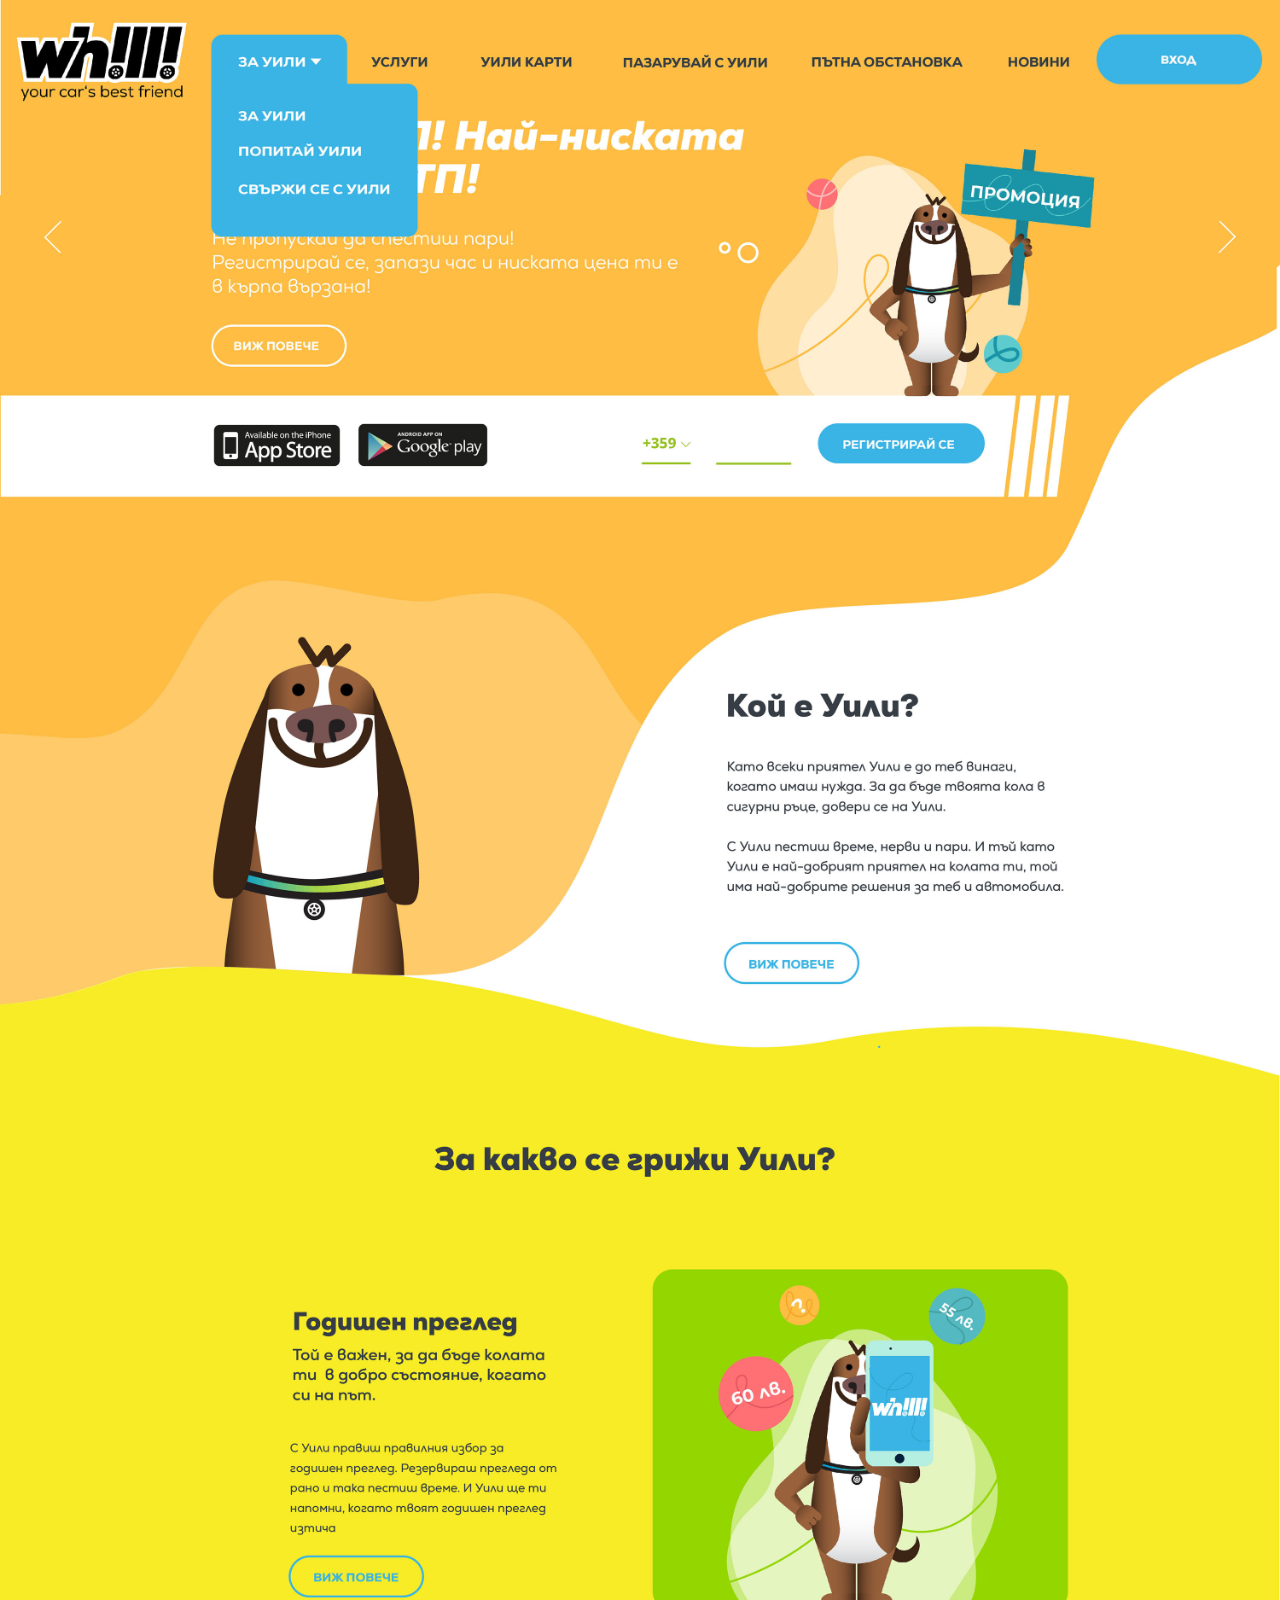
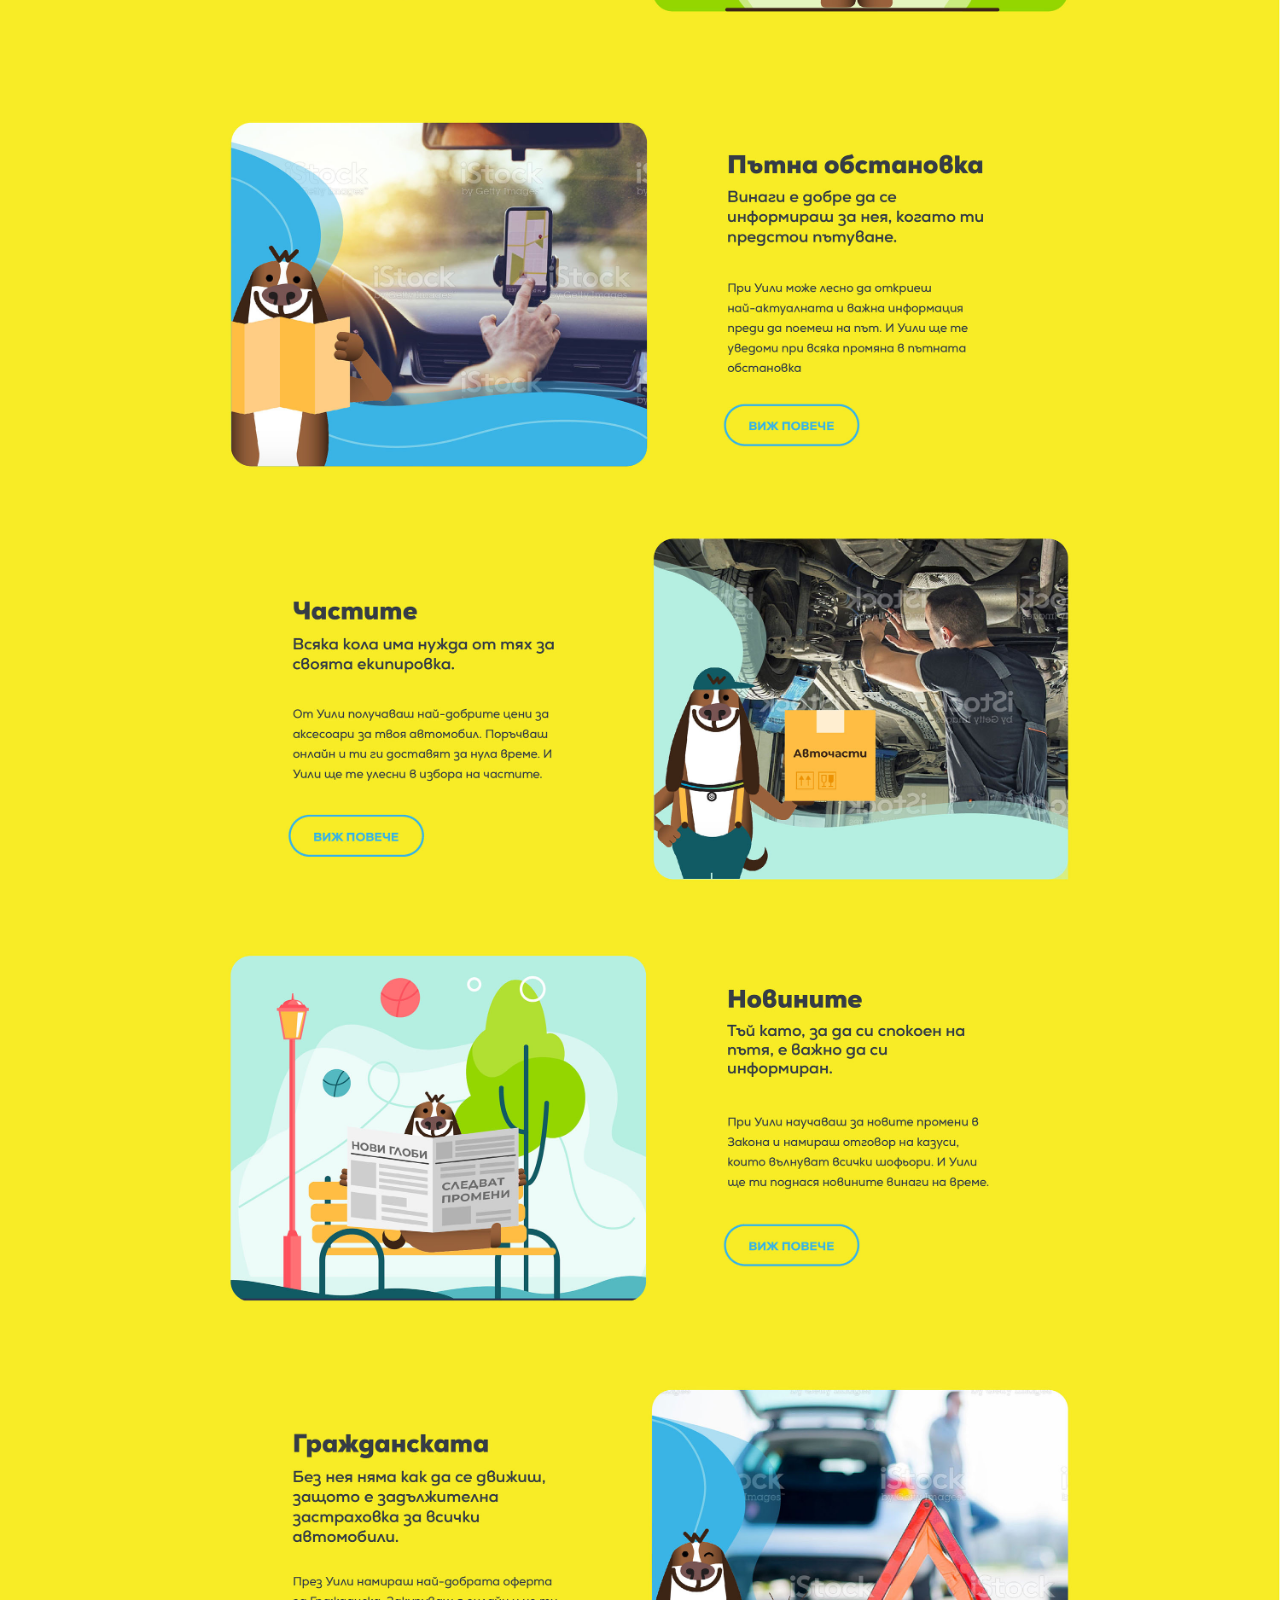
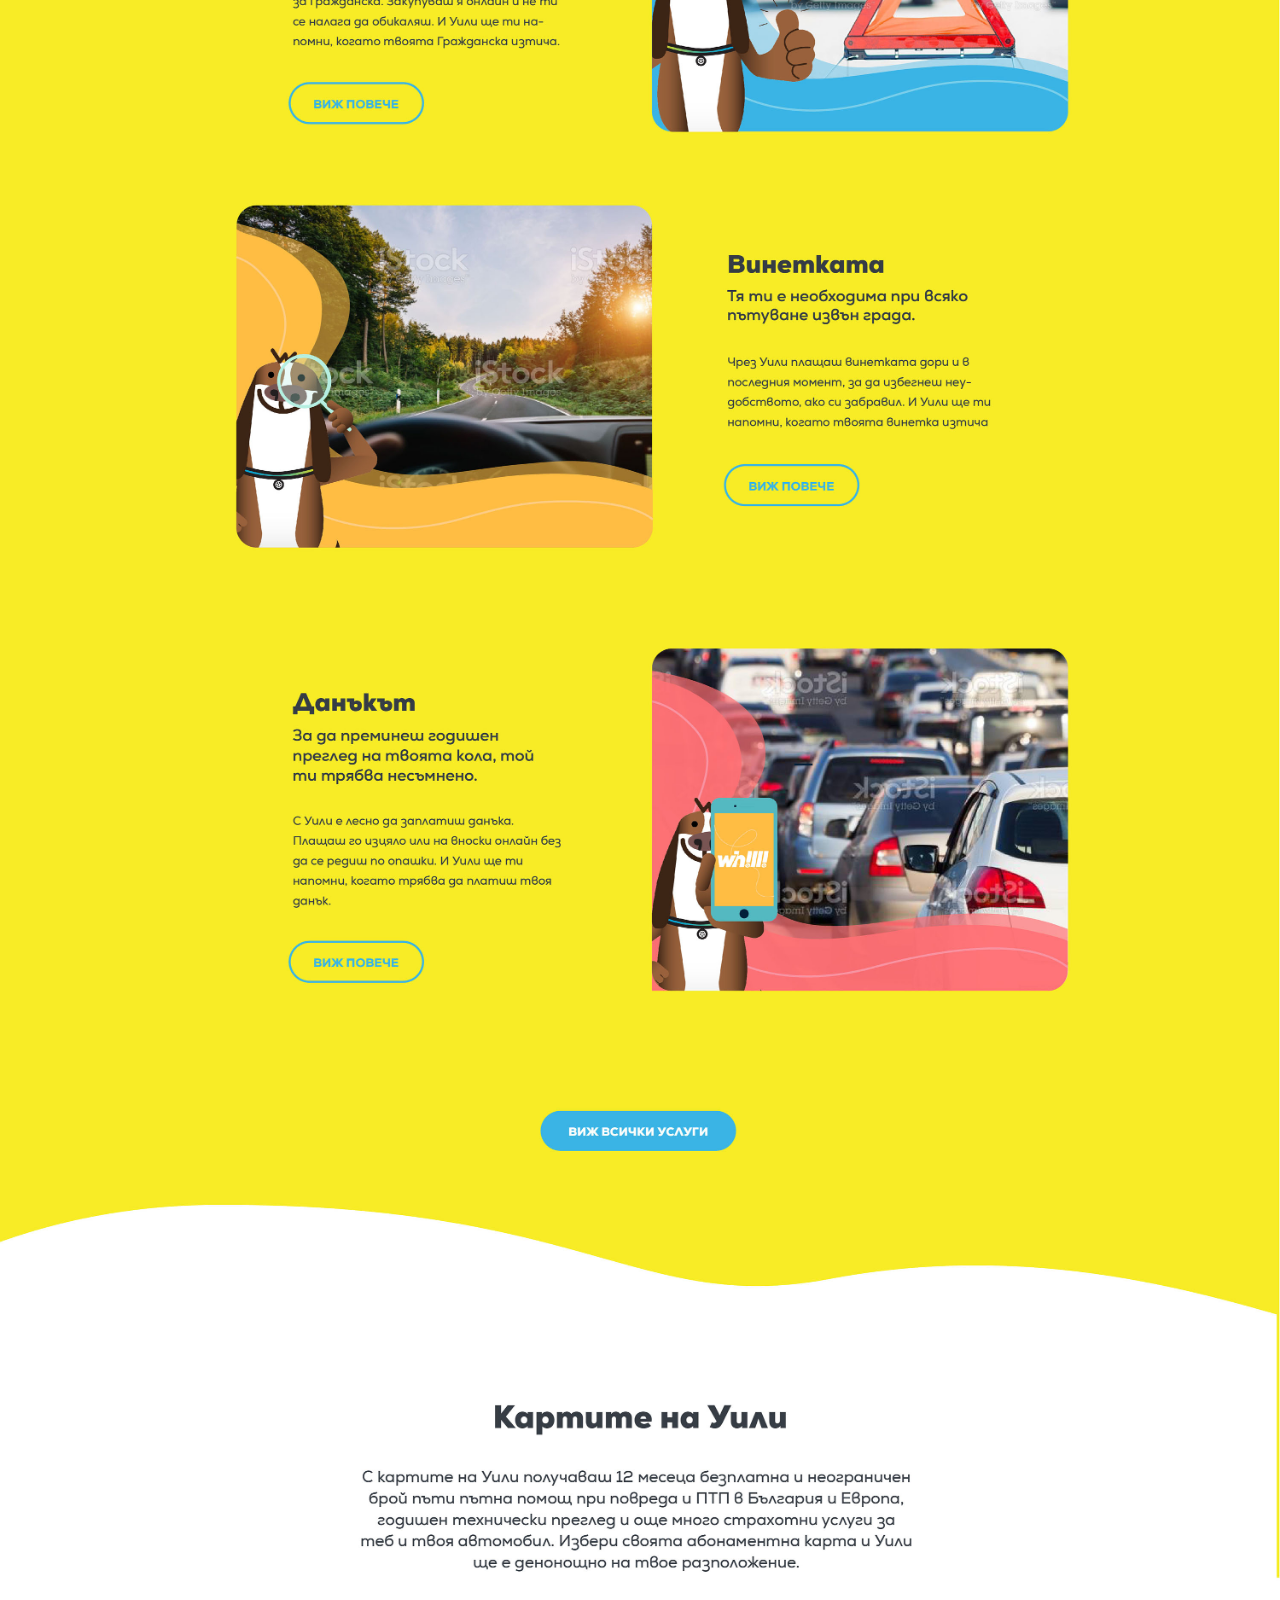
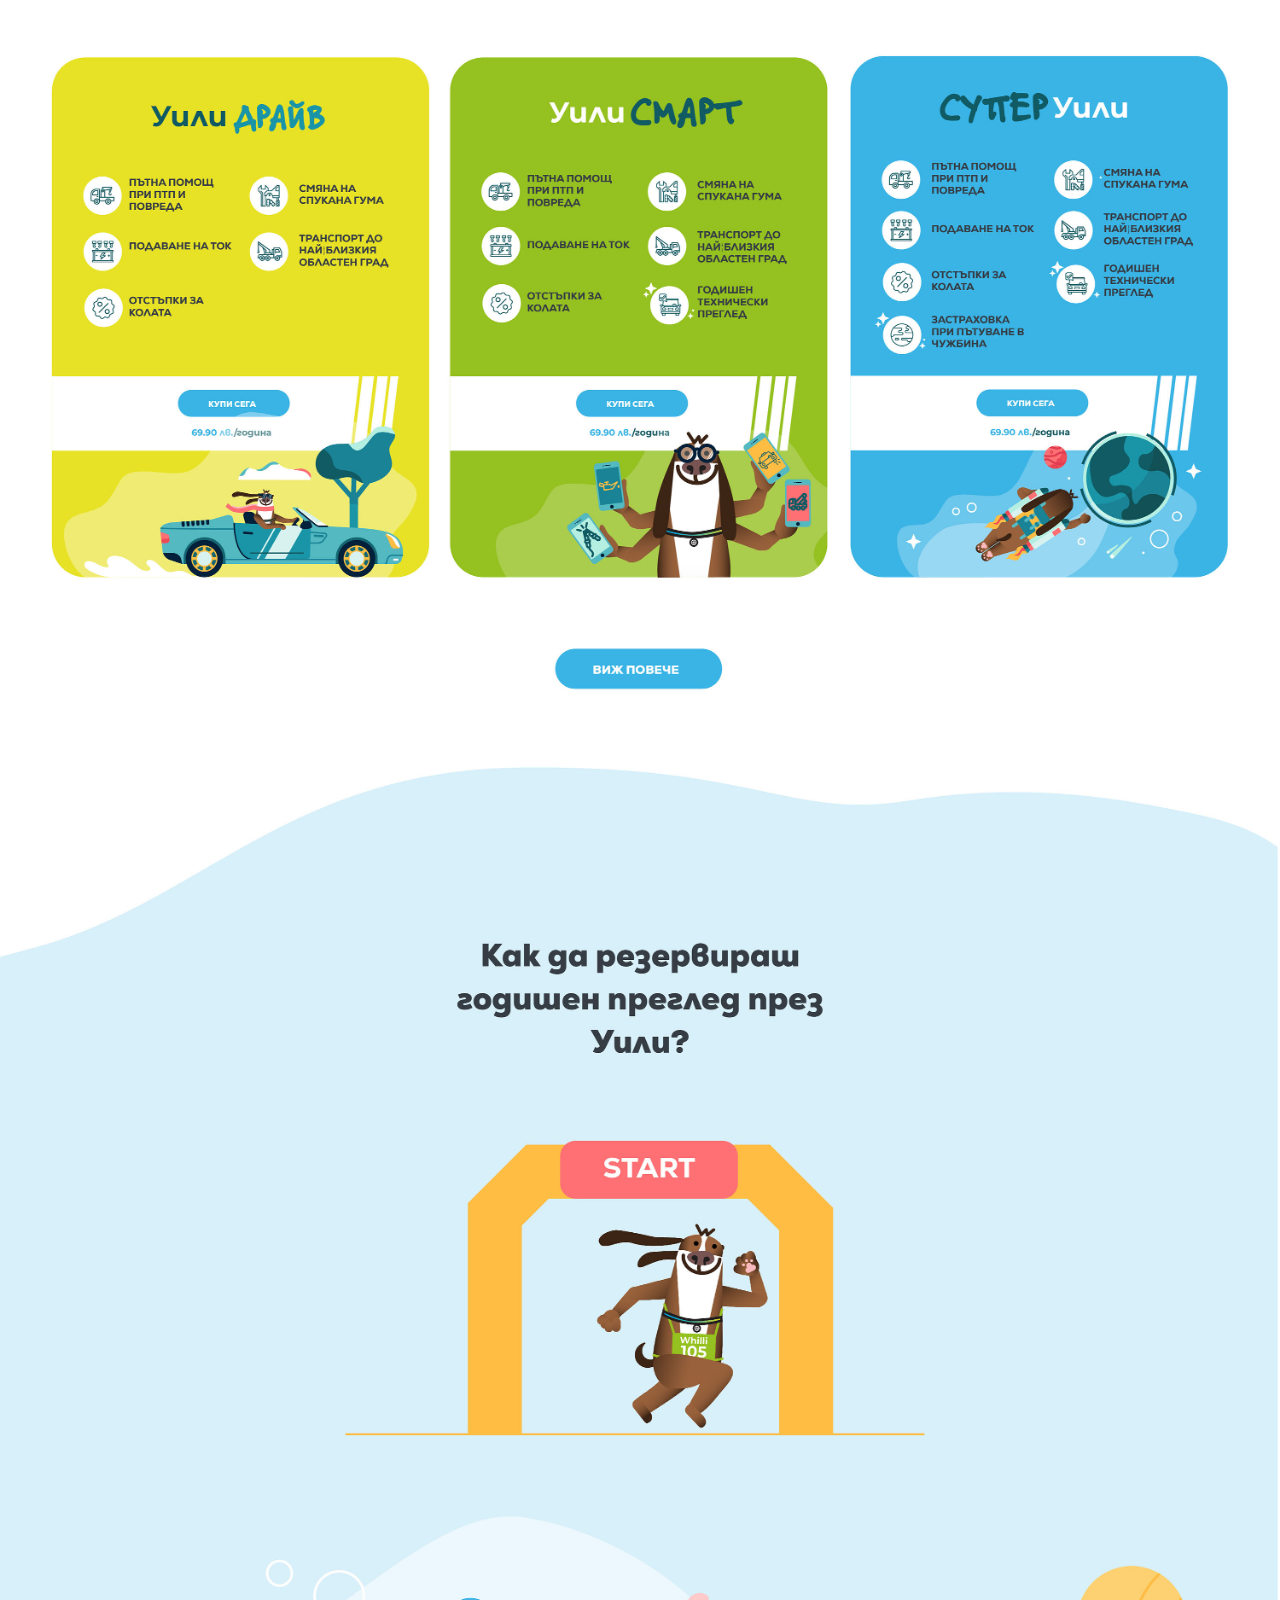
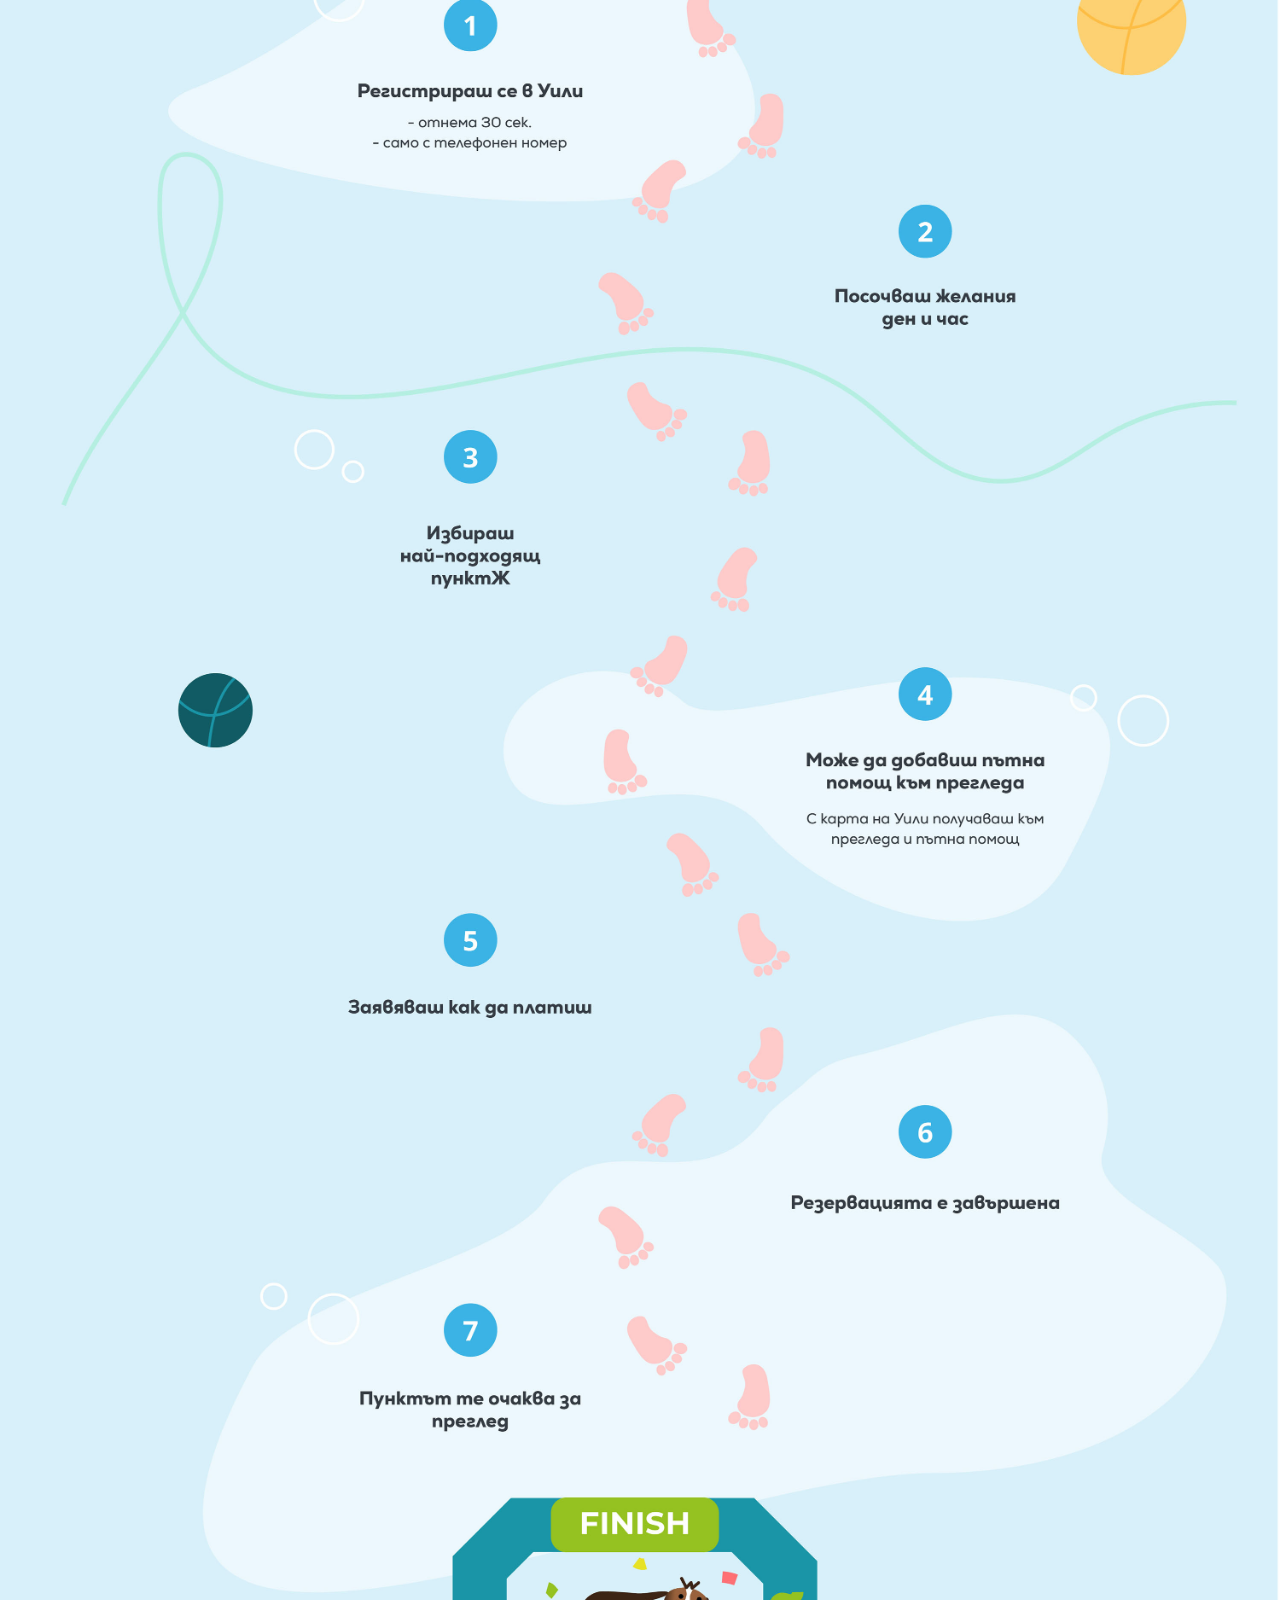
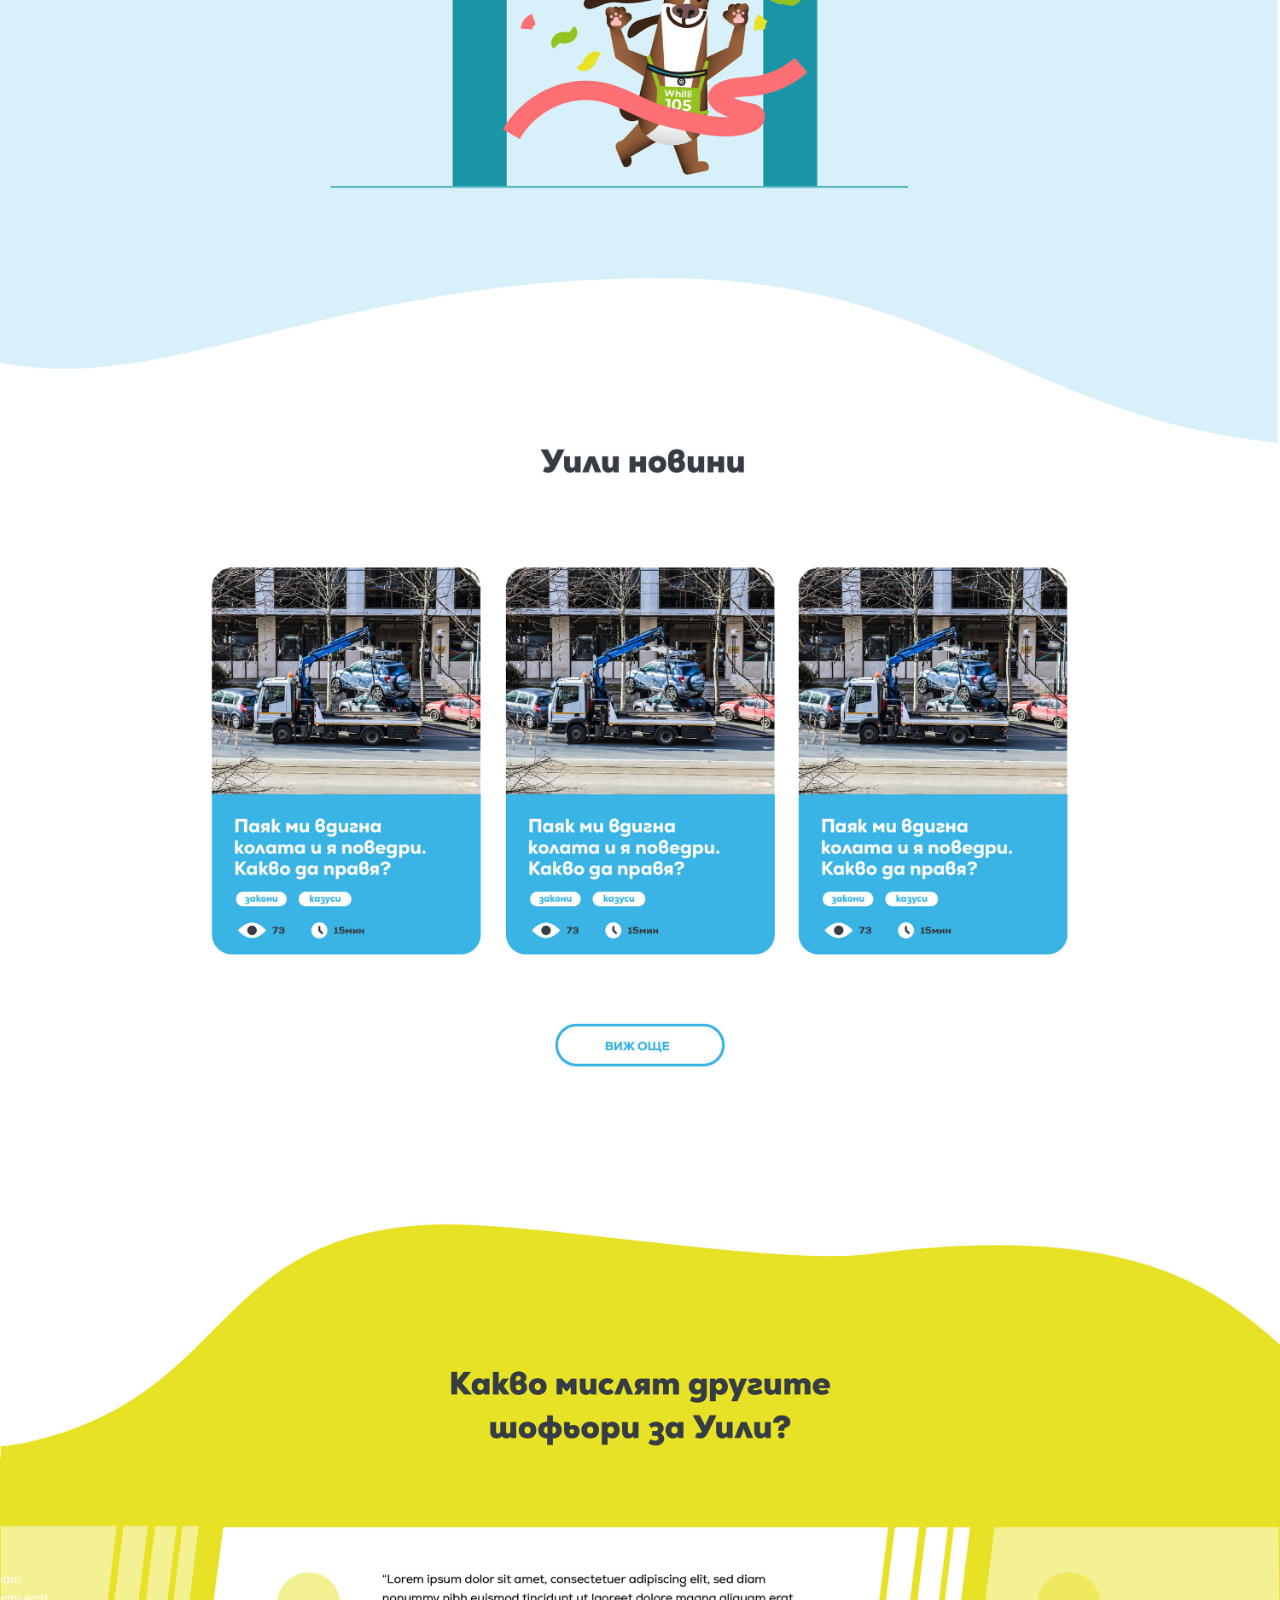
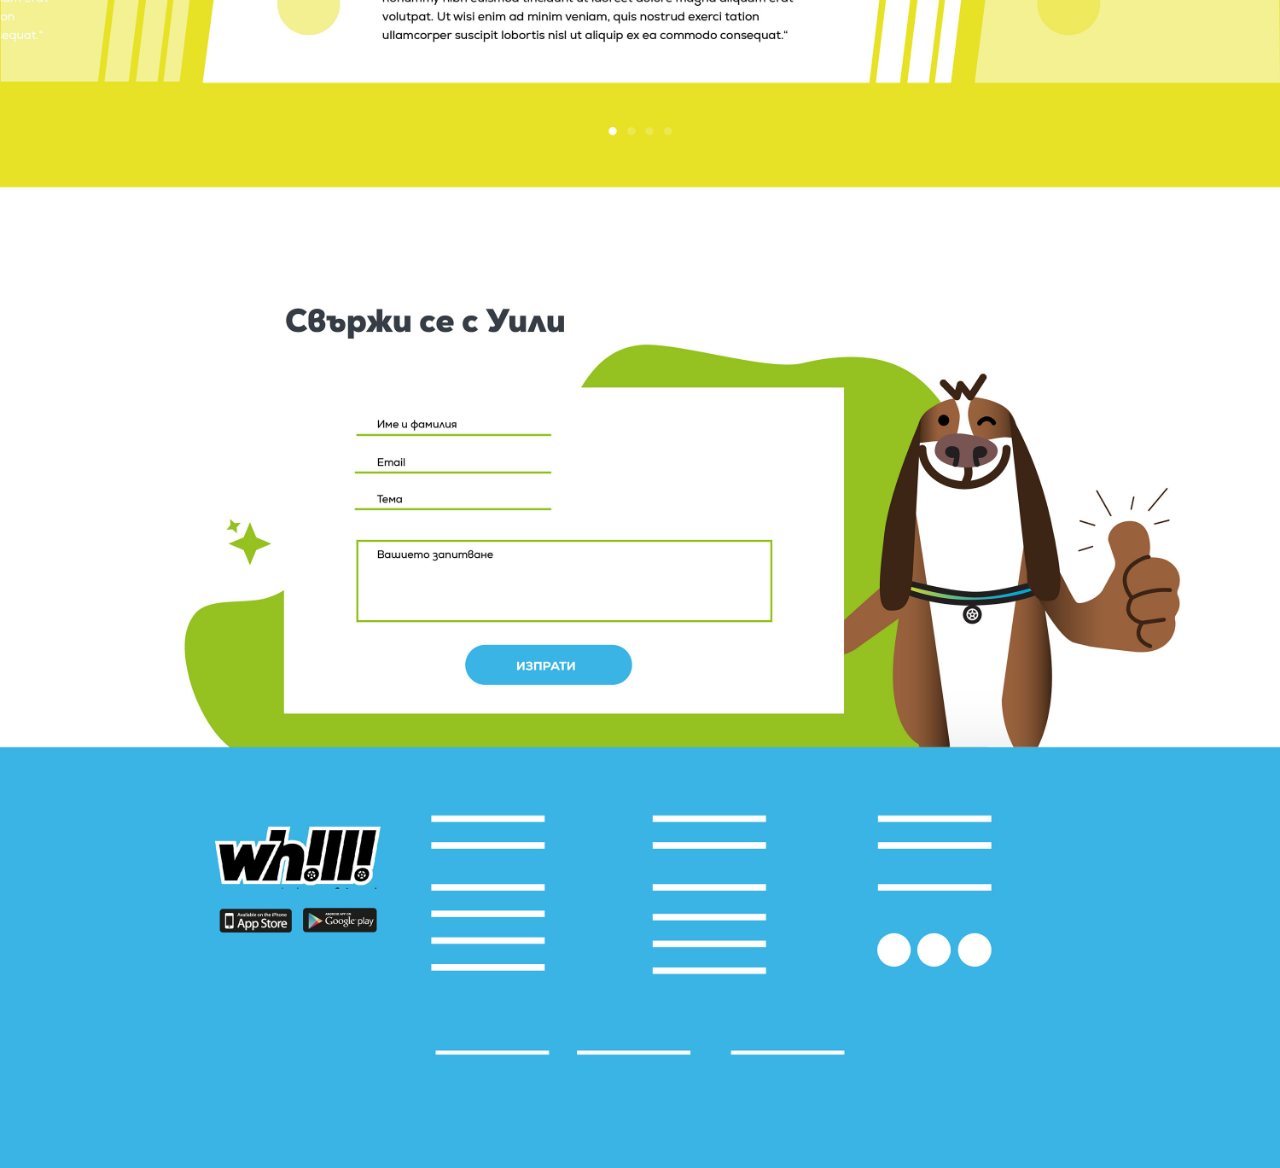
<file: index.html>
<!DOCTYPE html
    PUBLIC "-//W3C//DTD XHTML 1.0 Transitional//EN" "http://www.w3.org/TR/xhtml1/DTD/xhtml1-transitional.dtd">
<html>

<head>
    <meta charset="utf-8" />
    <title>Whilli</title>
    <link rel="icon" href="favicon.ico" type="image/x-icon" />
    <link rel="stylesheet" type="text/css" href="css/reset.css" />
    <style type="text/css">
        /*---- FOR PRESENTATION ----*/
        body {
            background-color: #FFFFFF;
        }
        .stretch {
            position: relative;
            width: 100%;
            height: auto;
        }
        #desktop {
            display: block;
        }
        #mobile {
            display: none;
        }
        
        @media only screen and (orientation: portrait) {
            #desktop {
                display: none;
            }
            #mobile {
                display: block;
            }
        }
    </style>
</head>

<body>
    <img id="desktop" class="stretch" src="img/homepage.jpg" />
    <img id="mobile" class="stretch" src="img/homepage_mobile.jpg" />
</body>

</html>
</file>
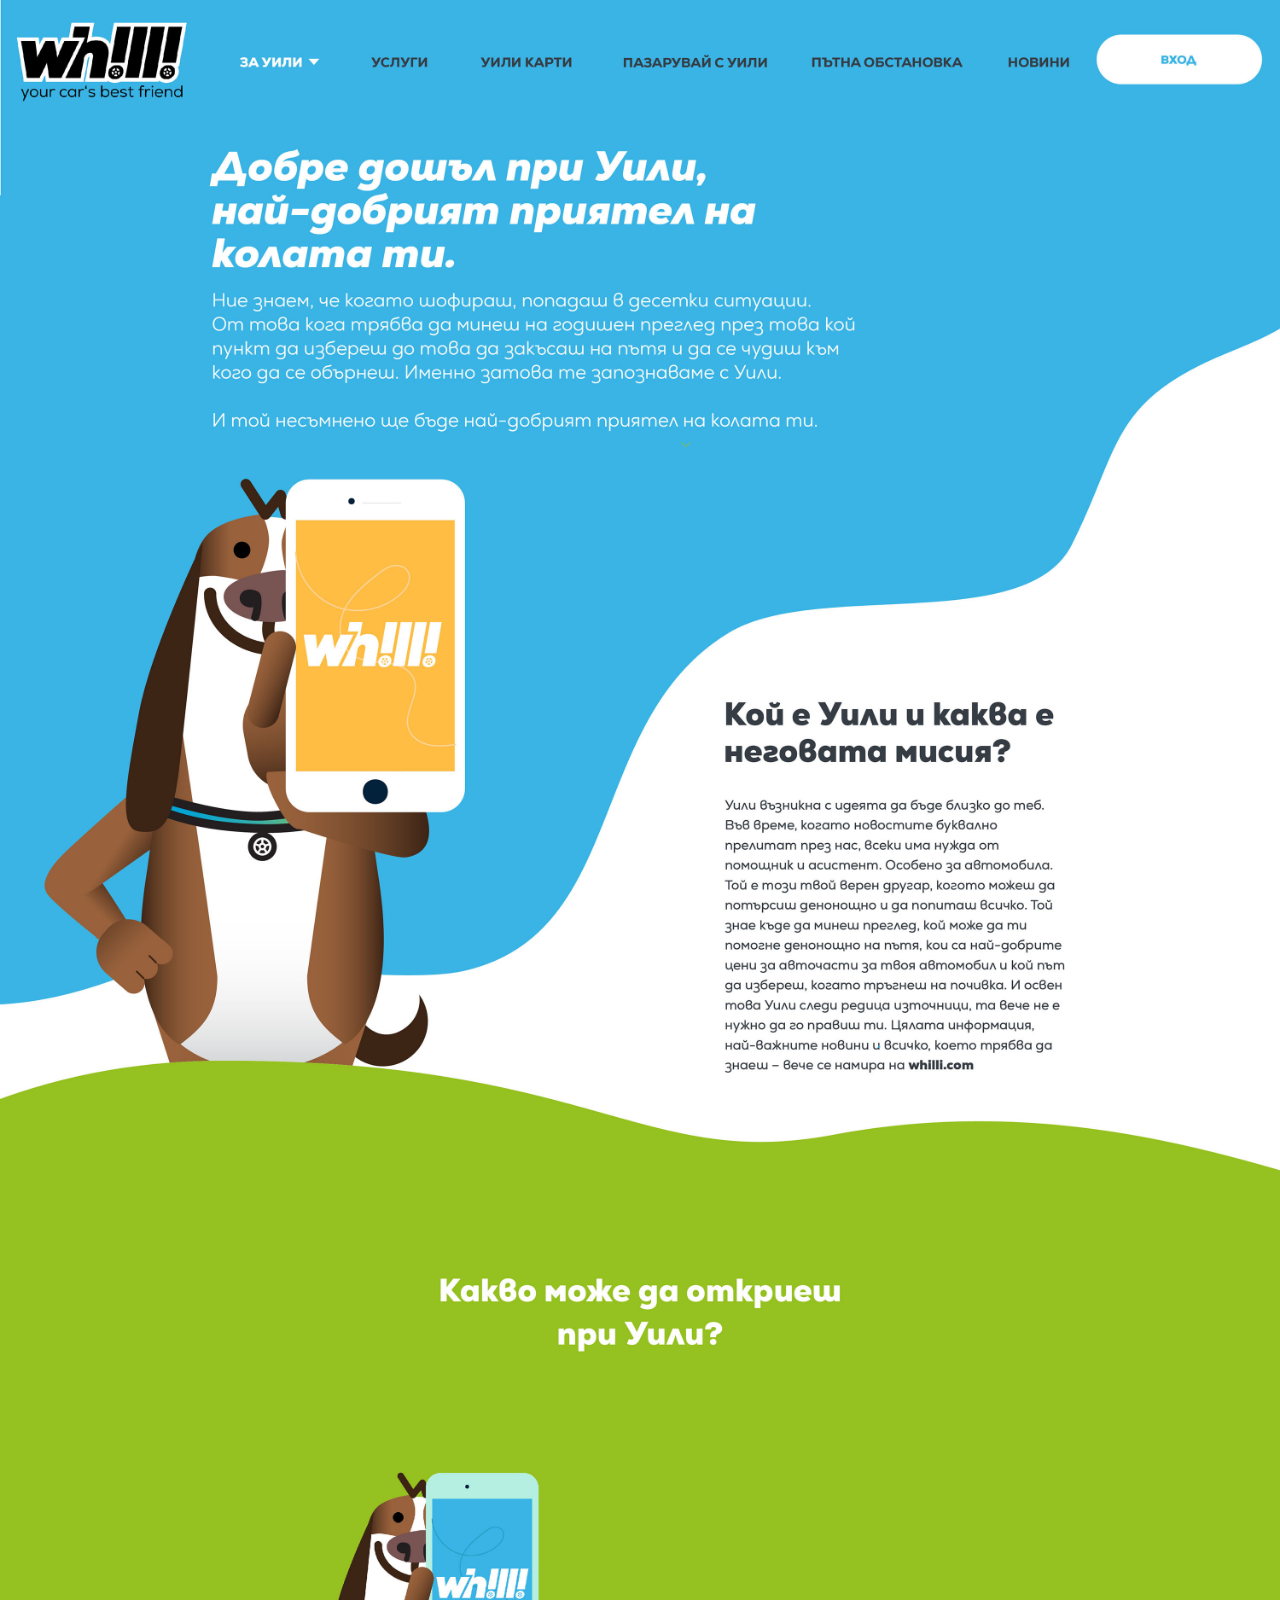
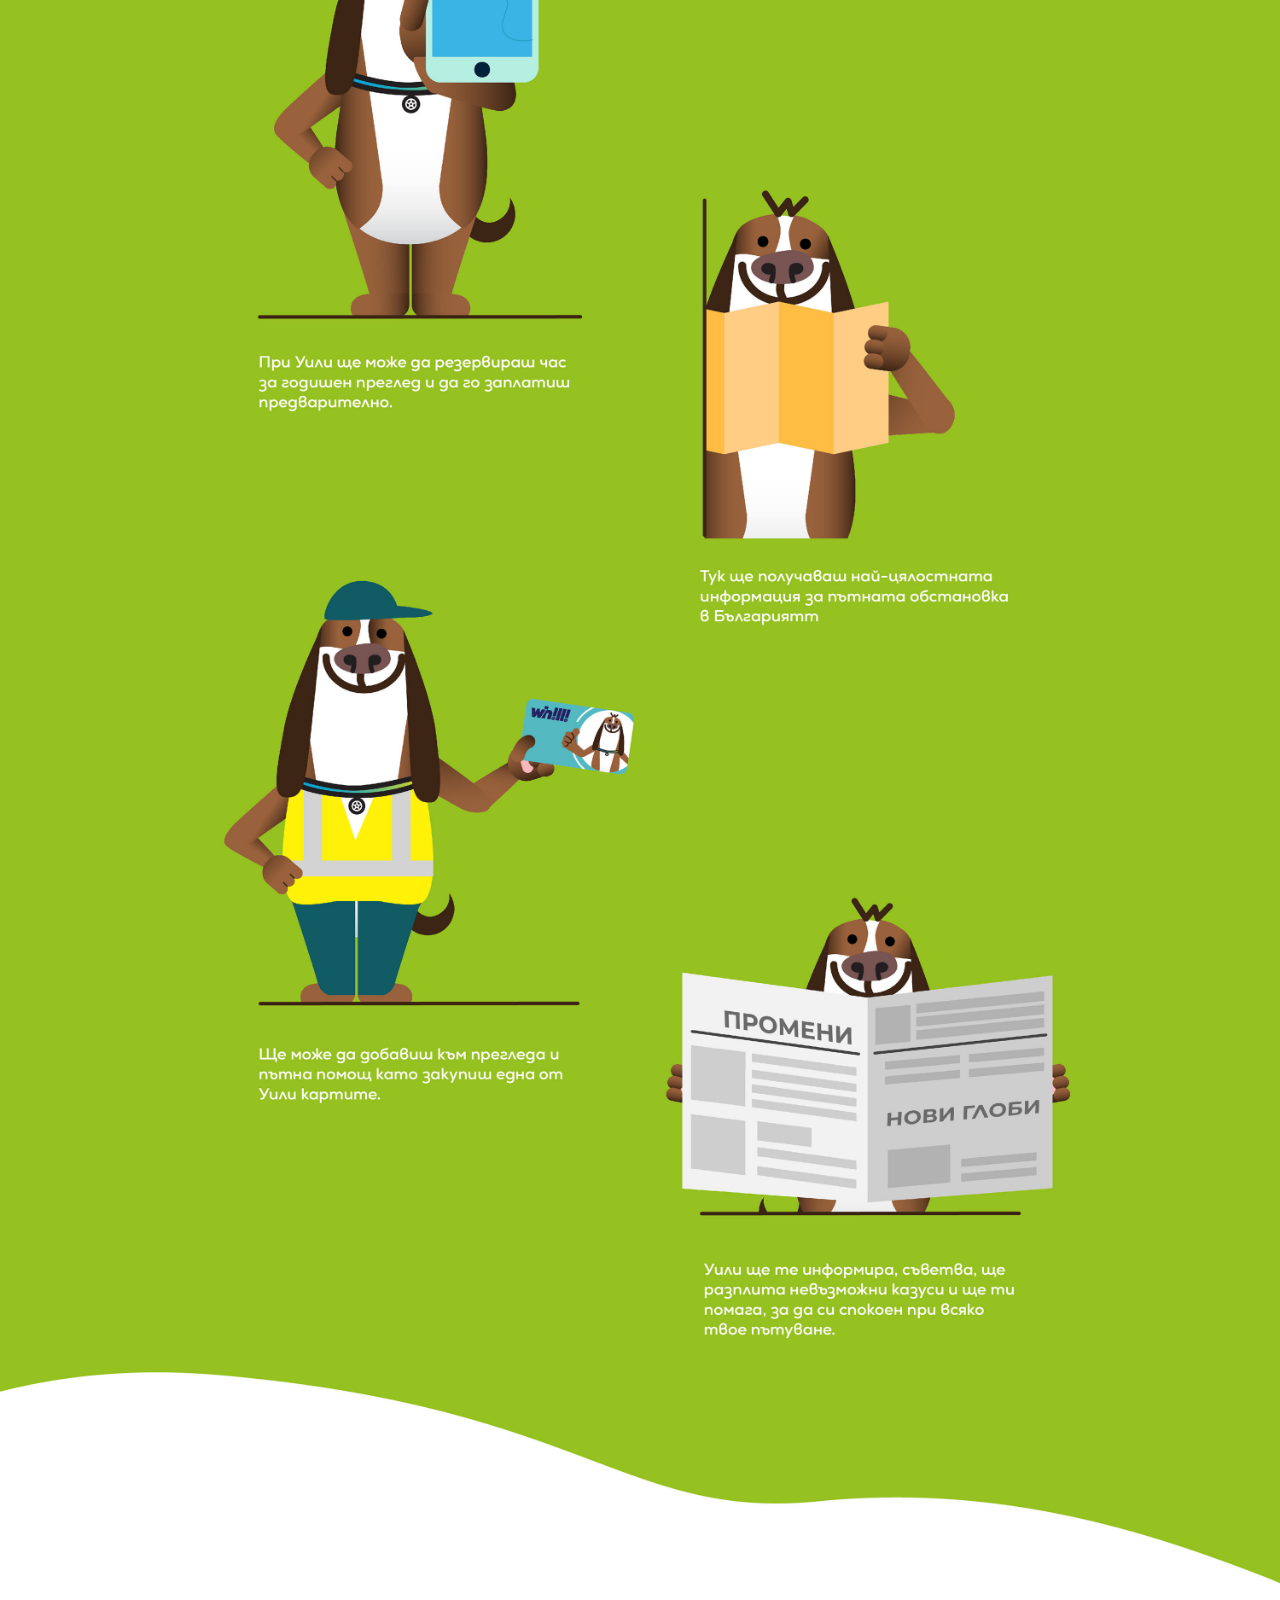
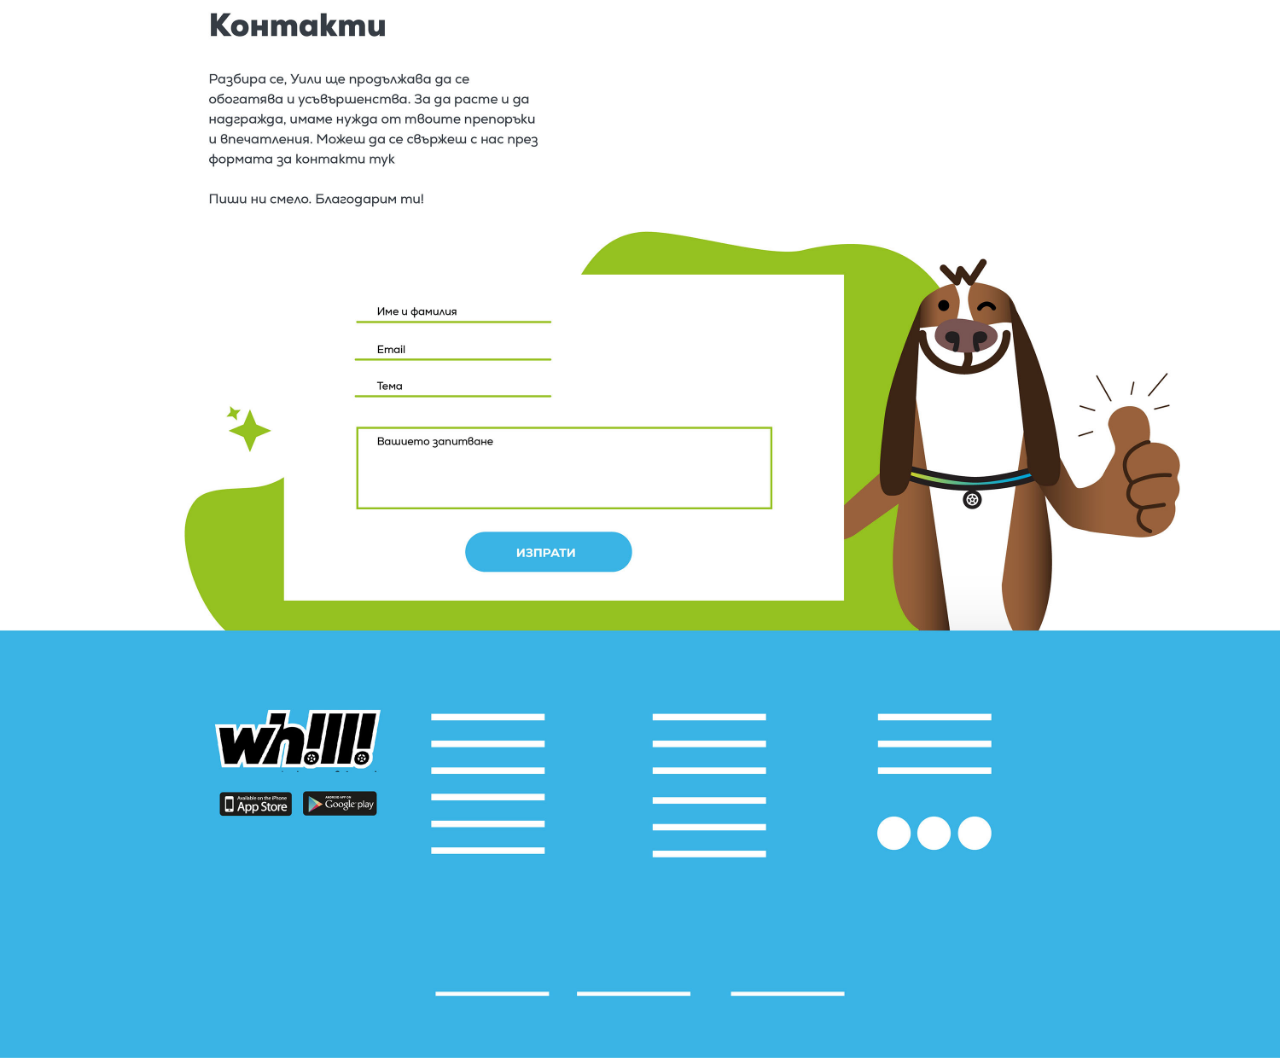
<file: about.html>
<!DOCTYPE html
    PUBLIC "-//W3C//DTD XHTML 1.0 Transitional//EN" "http://www.w3.org/TR/xhtml1/DTD/xhtml1-transitional.dtd">
<html>

<head>
    <meta charset="utf-8" />
    <title>Whilli About</title>
    <link rel="icon" href="favicon.ico" type="image/x-icon" />
    <link rel="stylesheet" type="text/css" href="css/reset.css" />
    <style type="text/css">
        /*---- FOR PRESENTATION ----*/
        body {
            background-color: #FFFFFF;
        }
        .stretch {
            position: relative;
            width: 100%;
            height: auto;
        }
        #desktop {
            display: block;
        }
        #mobile {
            display: none;
        }
        /* and (max-width: 600px) */
        @media only screen and (orientation: portrait) {
            #desktop {
                display: none;
            }
            #mobile {
                display: block;
            }
        }
    </style>
</head>

<body>
    <img id="desktop" class="stretch" src="img/about.jpg" />
    <img id="mobile" class="stretch" src="img/about_mobile.jpg" />
</body>

</html>
</file>
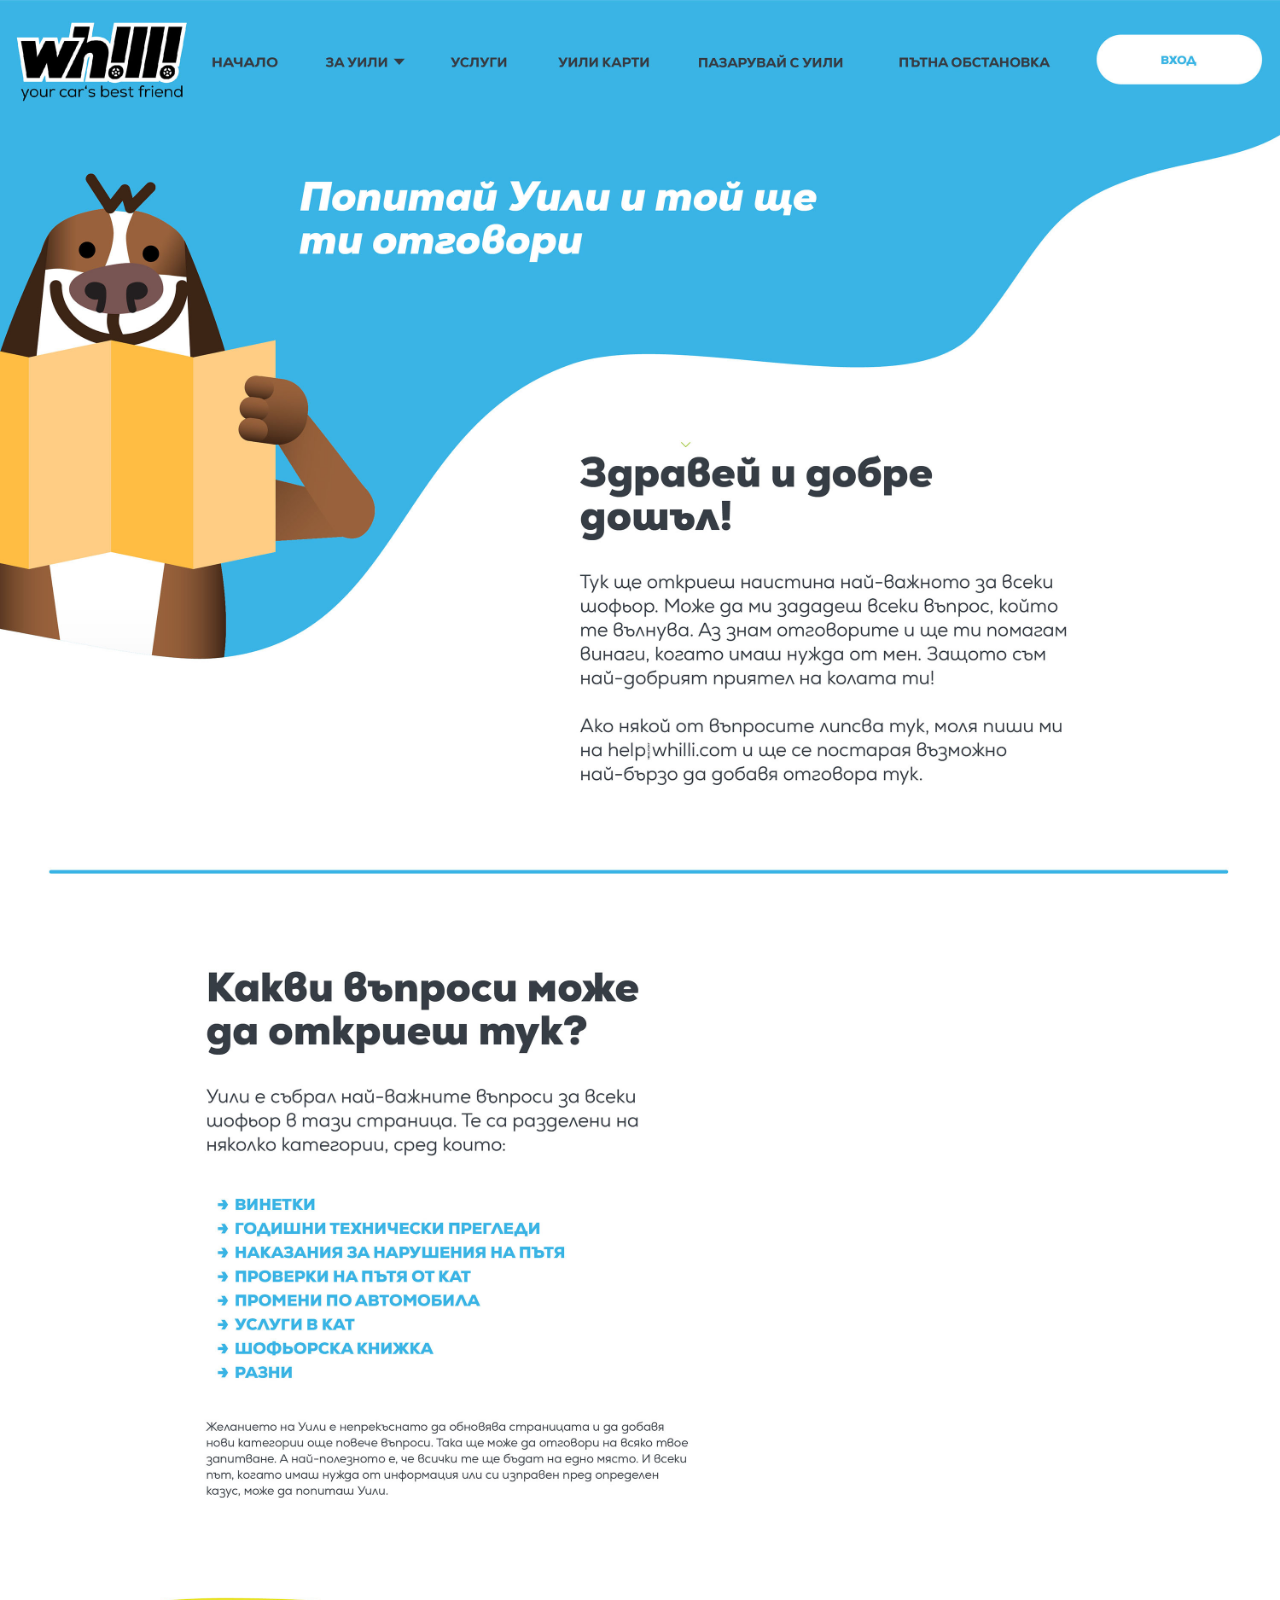
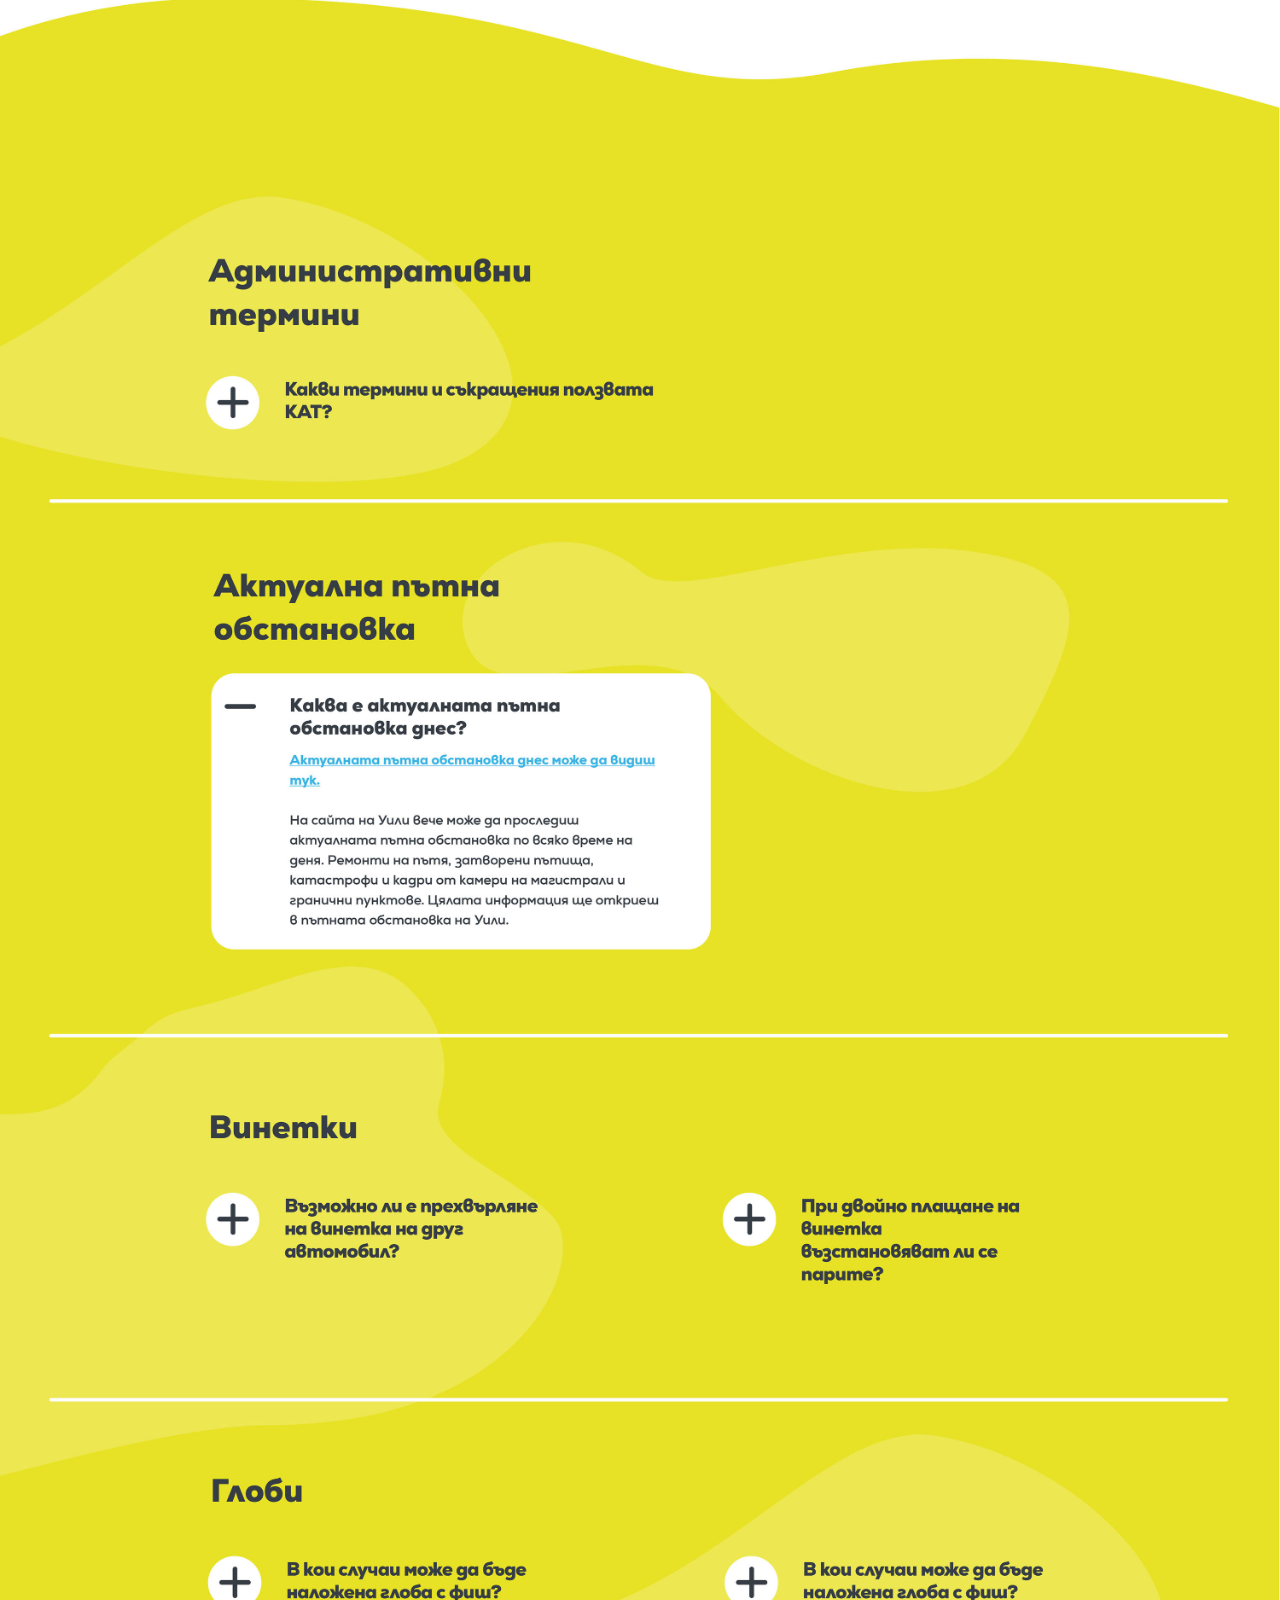
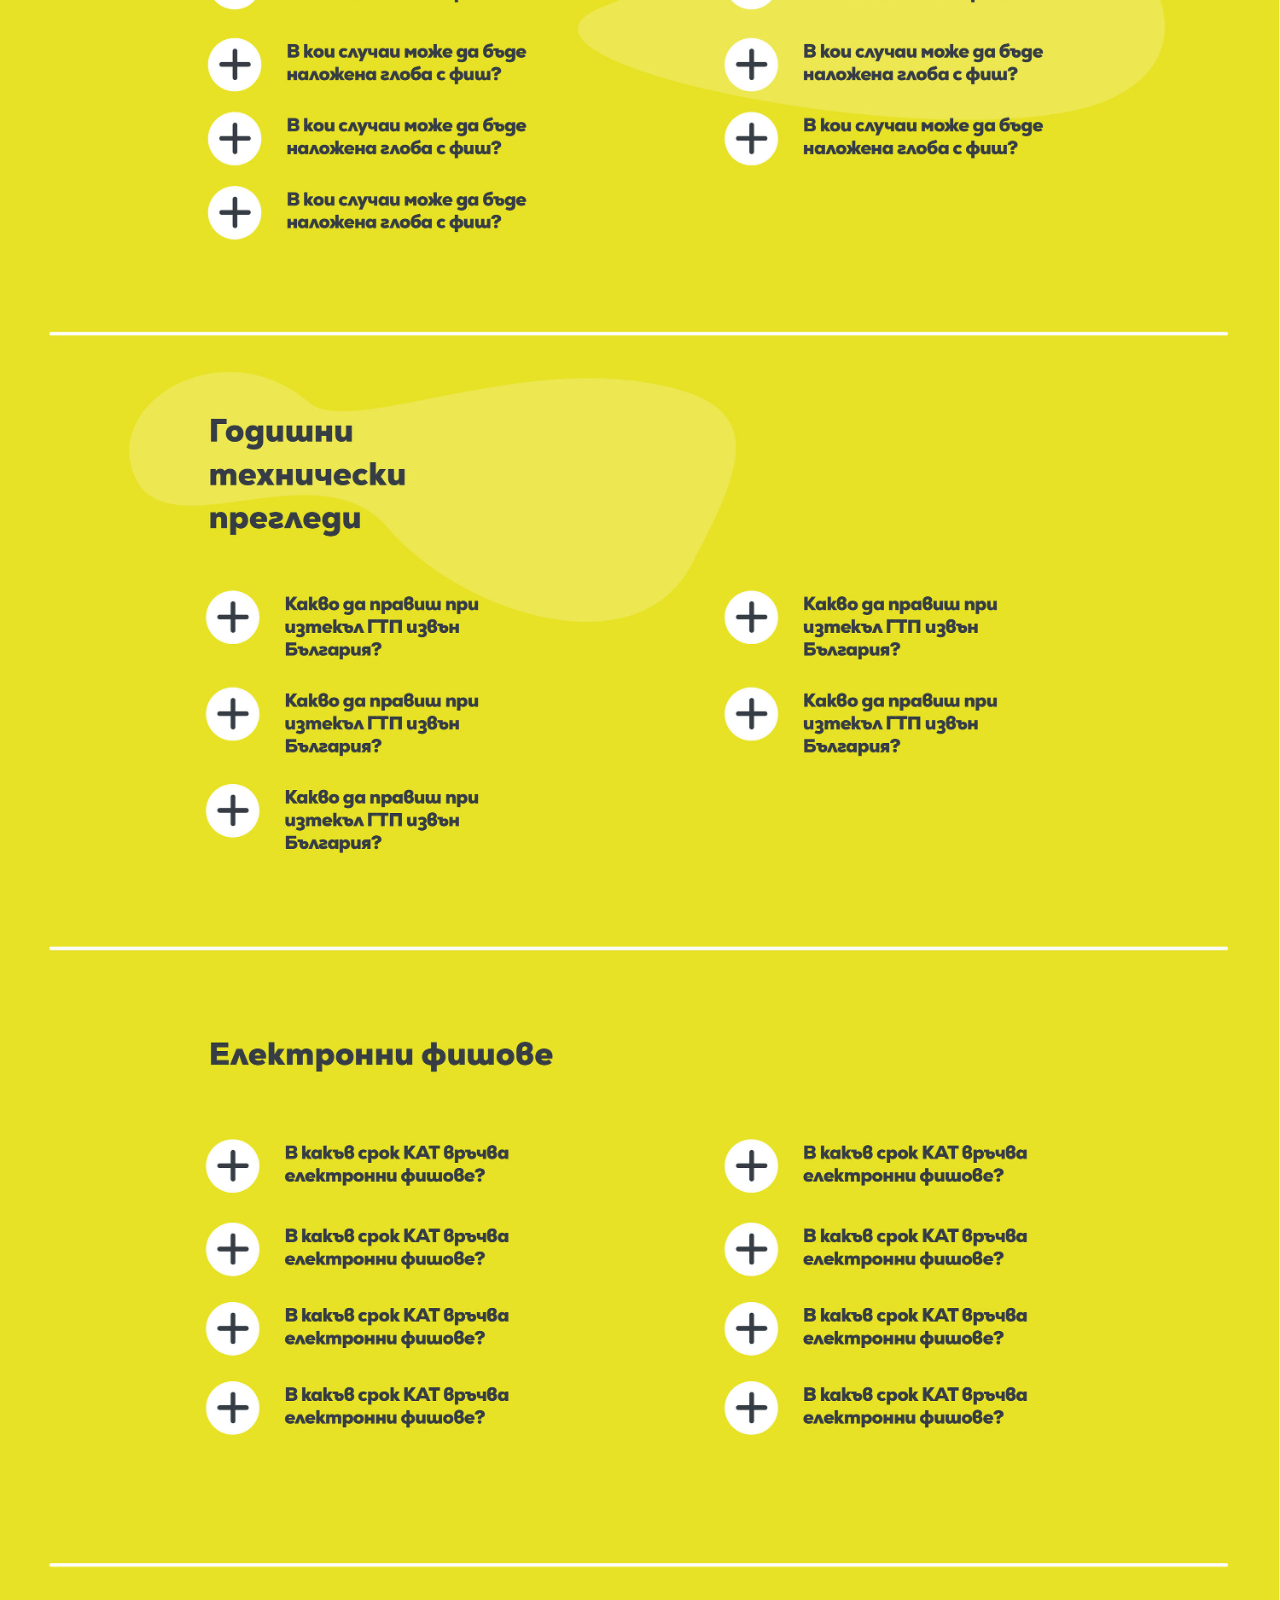
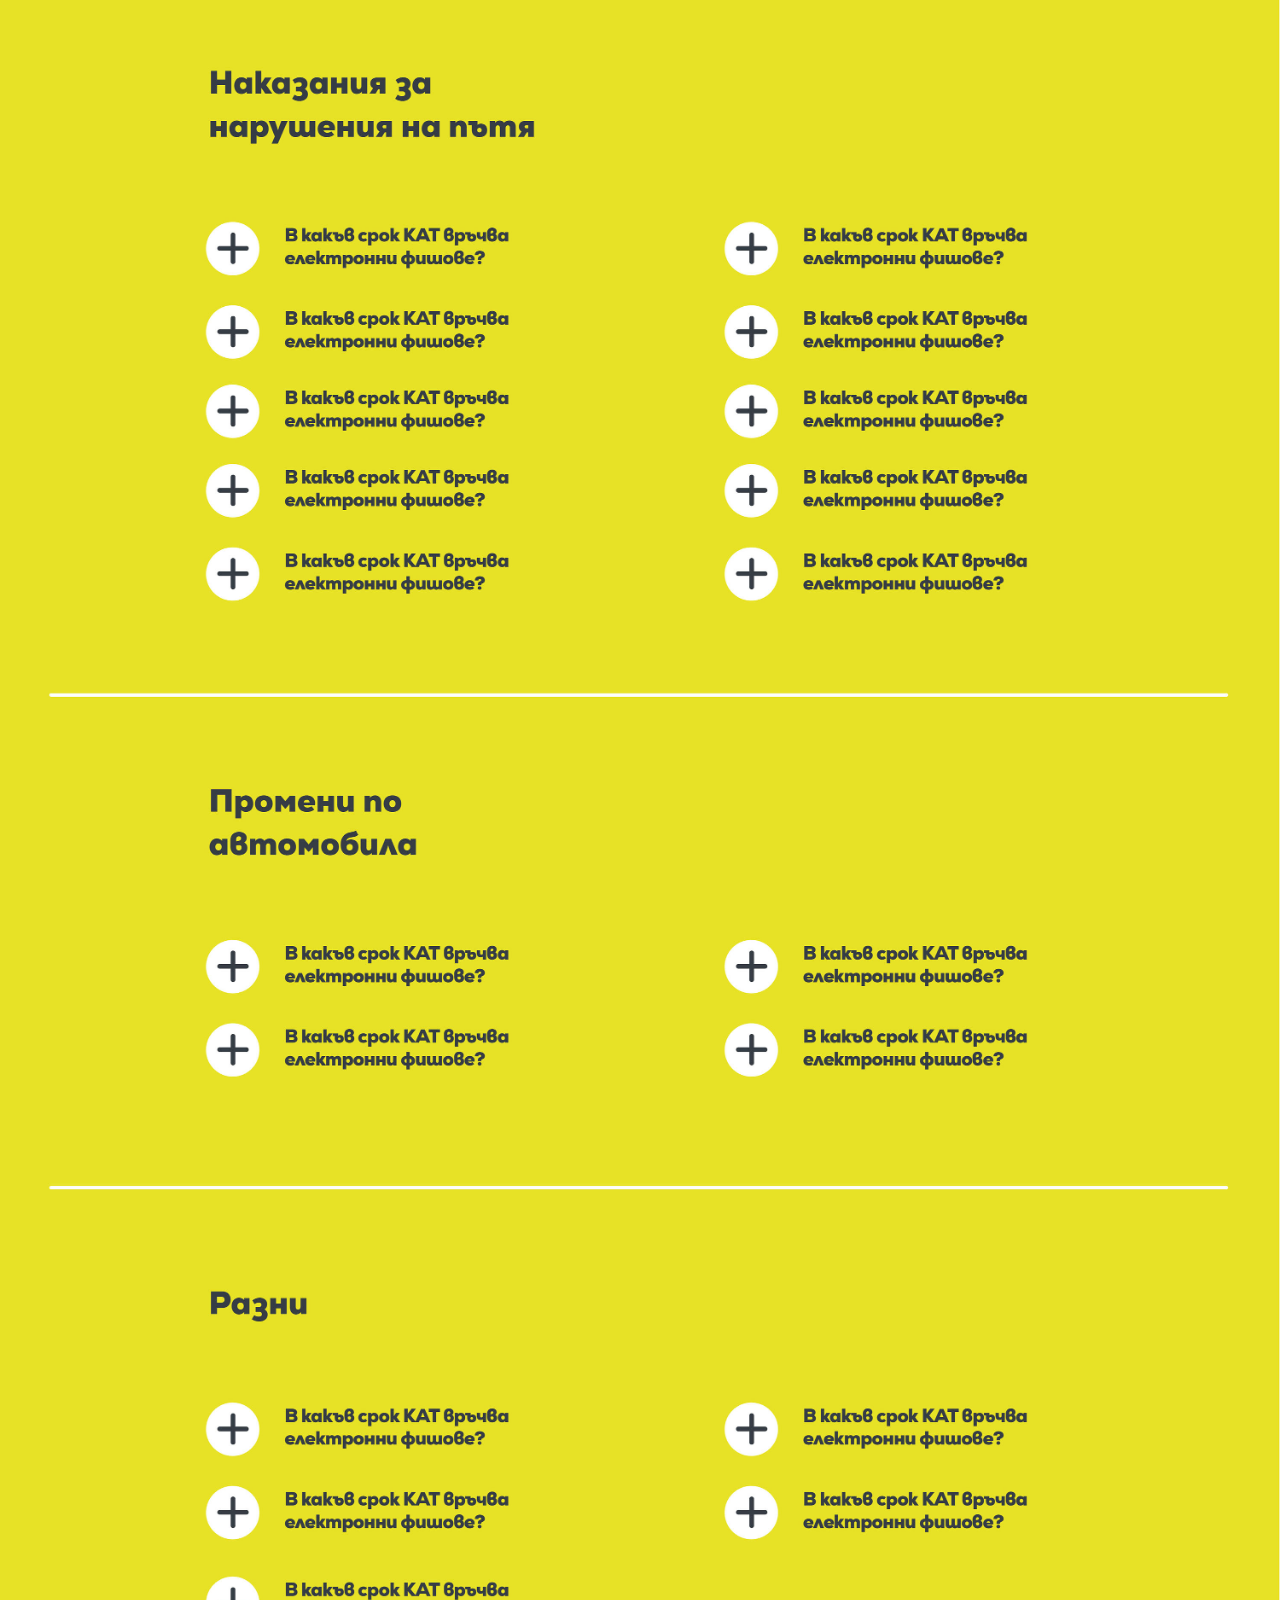
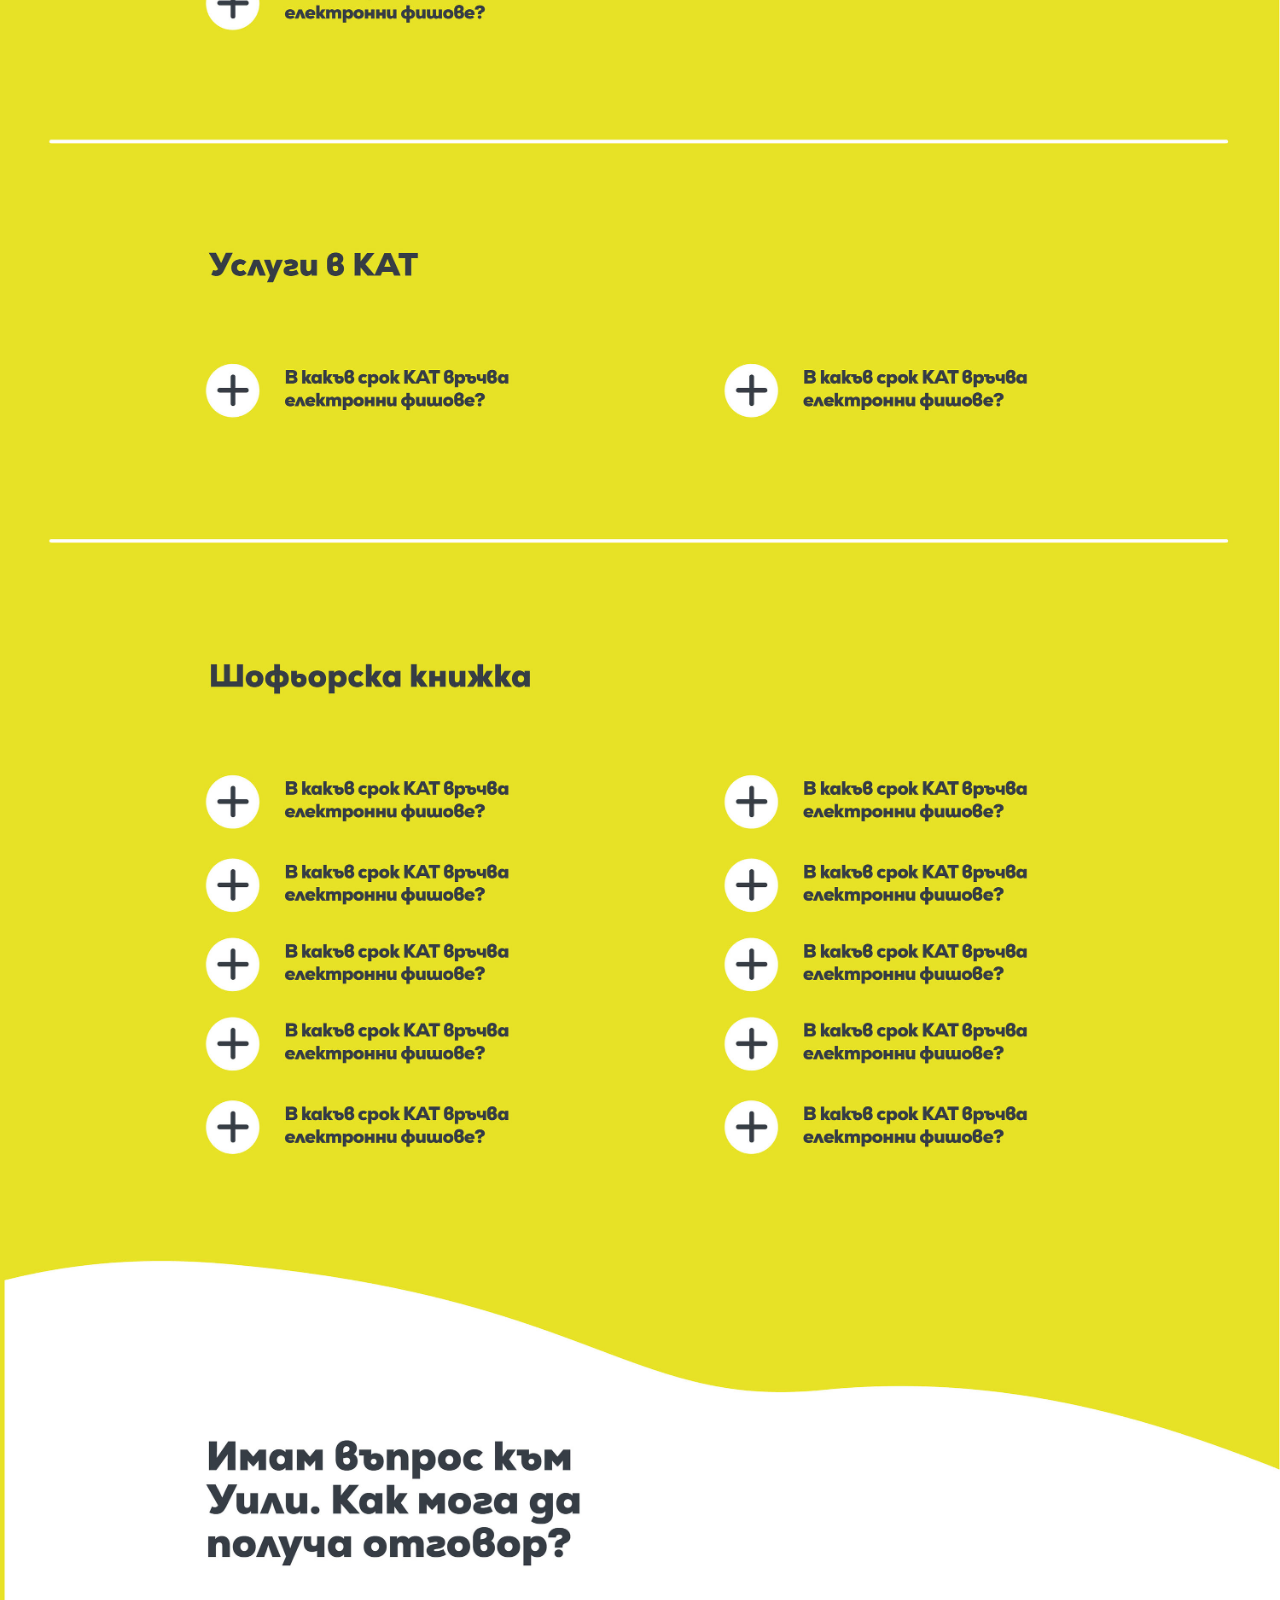
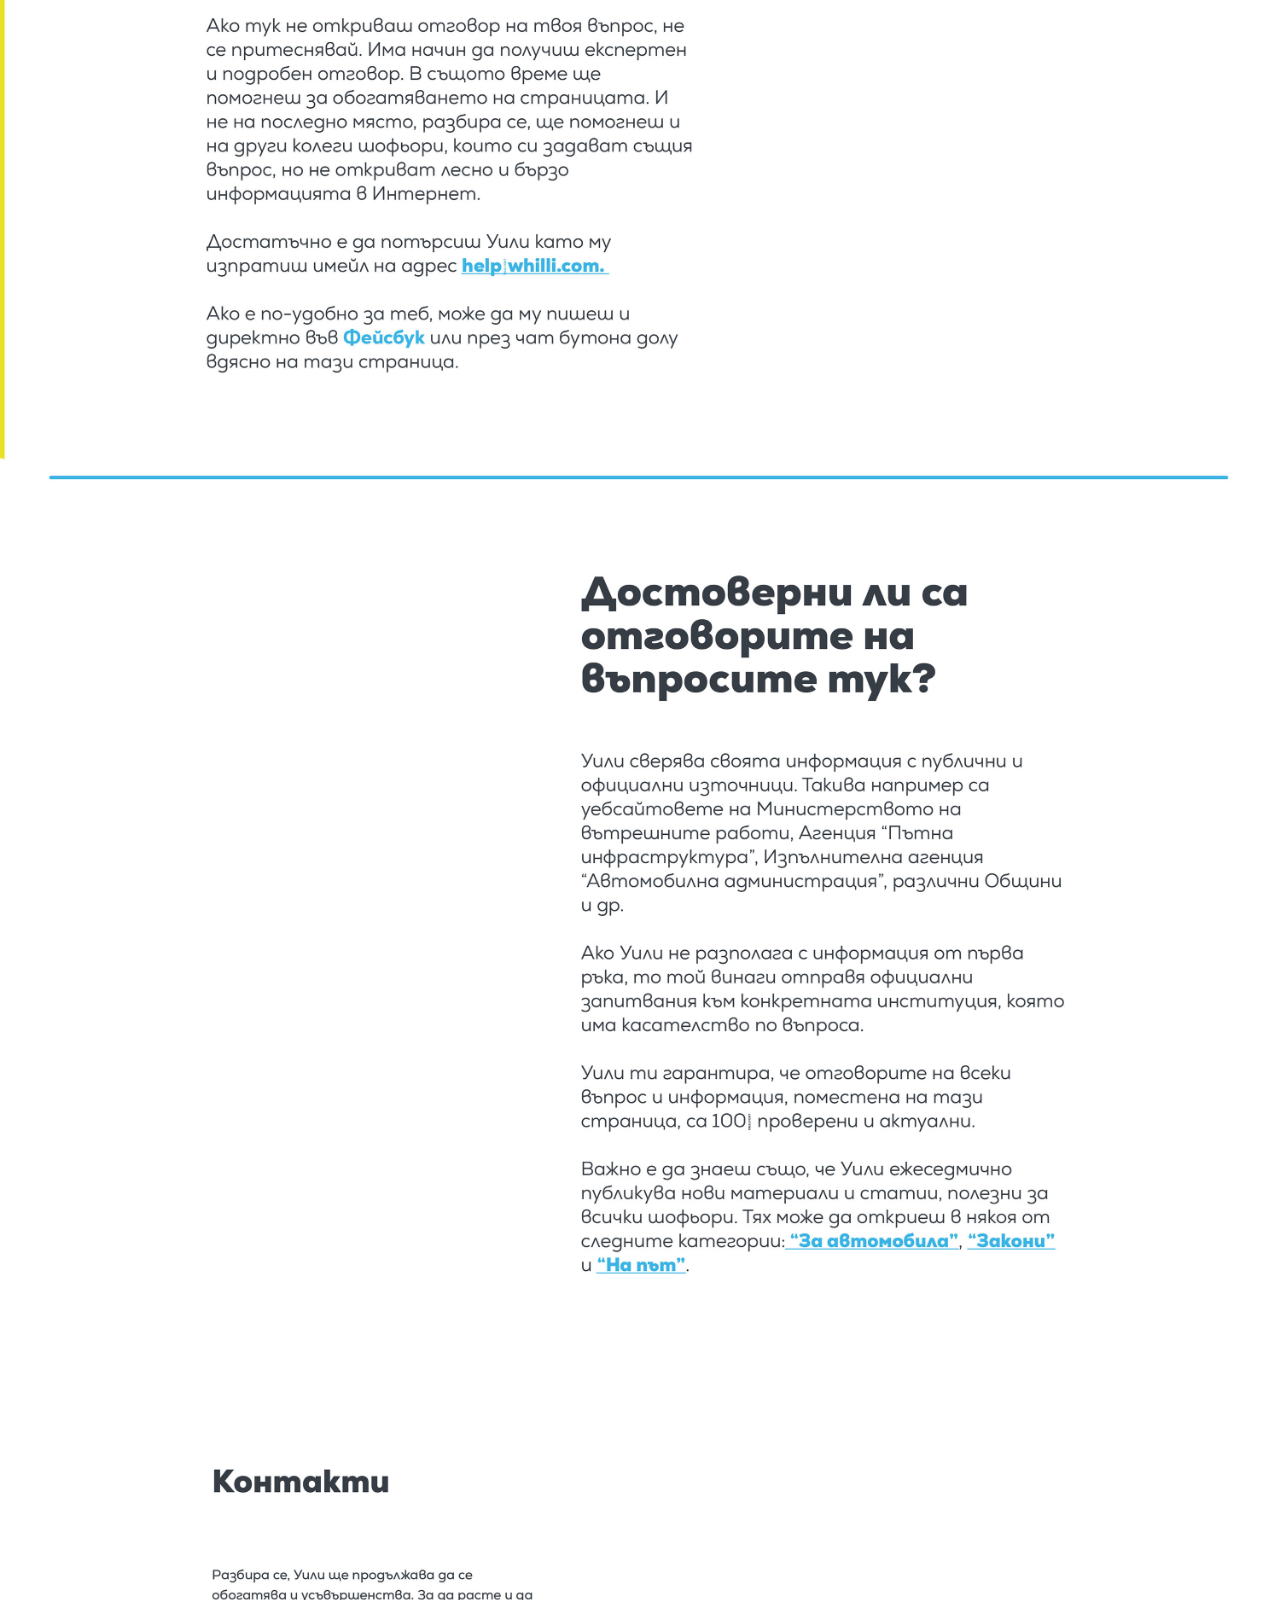
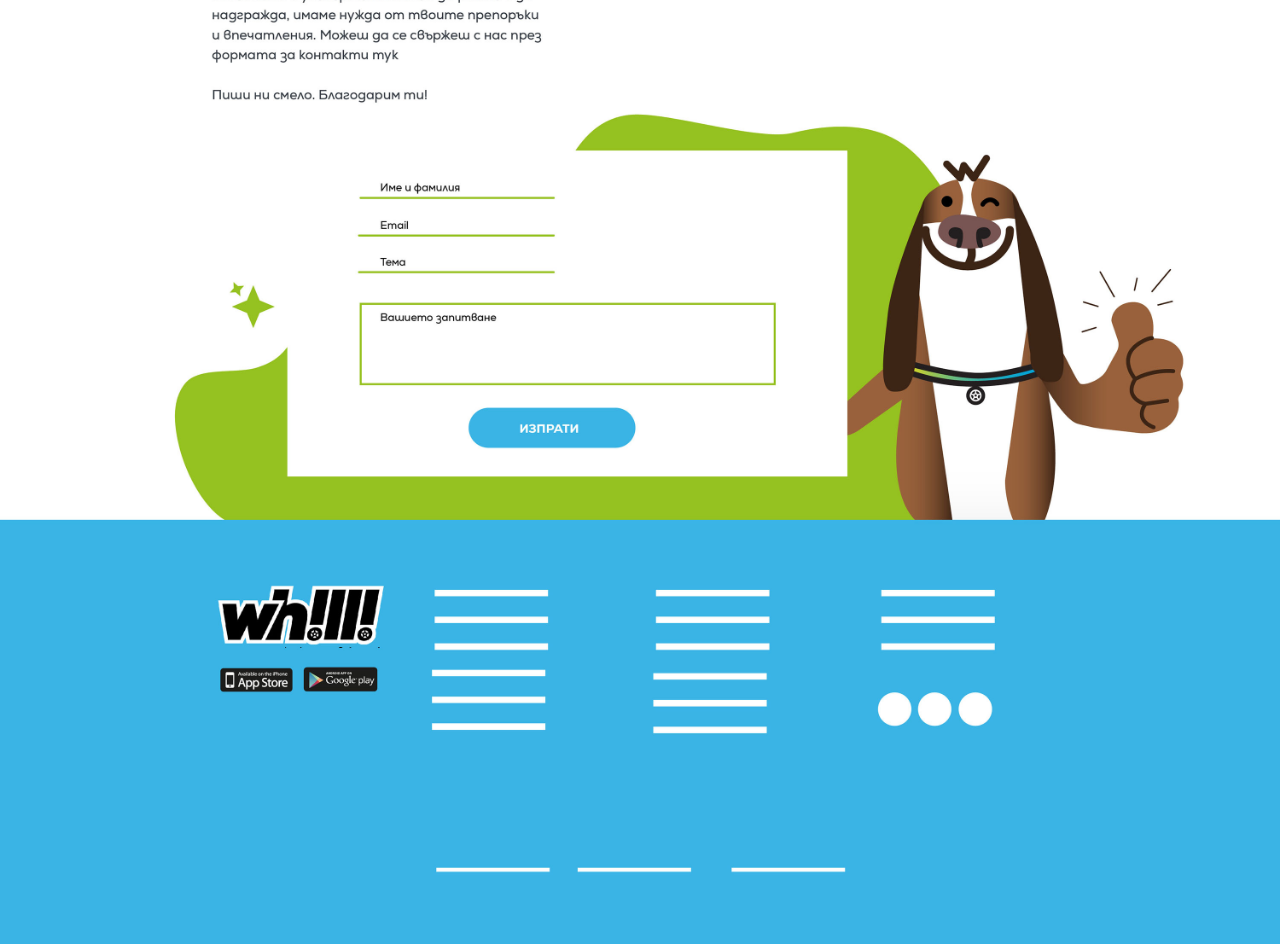
<file: ask.html>
<!DOCTYPE html
    PUBLIC "-//W3C//DTD XHTML 1.0 Transitional//EN" "http://www.w3.org/TR/xhtml1/DTD/xhtml1-transitional.dtd">
<html>

<head>
    <meta charset="utf-8" />
    <title>Whilli Ask</title>
    <link rel="icon" href="favicon.ico" type="image/x-icon" />
    <link rel="stylesheet" type="text/css" href="css/reset.css" />
    <style type="text/css">
        /*---- FOR PRESENTATION ----*/
        body {
            background-color: #FFFFFF;
        }
        .stretch {
            position: relative;
            width: 100%;
            height: auto;
        }
        #desktop {
            display: block;
        }
        #mobile {
            display: none;
        }
        /* and (max-width: 600px) */
        @media only screen and (orientation: portrait) {
            #desktop {
                display: none;
            }
            #mobile {
                display: block;
            }
        }
    </style>
</head>

<body>
    <img id="desktop" class="stretch" src="img/ask.jpg" />
    <img id="mobile" class="stretch" src="img/ask_mobile.jpg" />
</body>

</html>
</file>
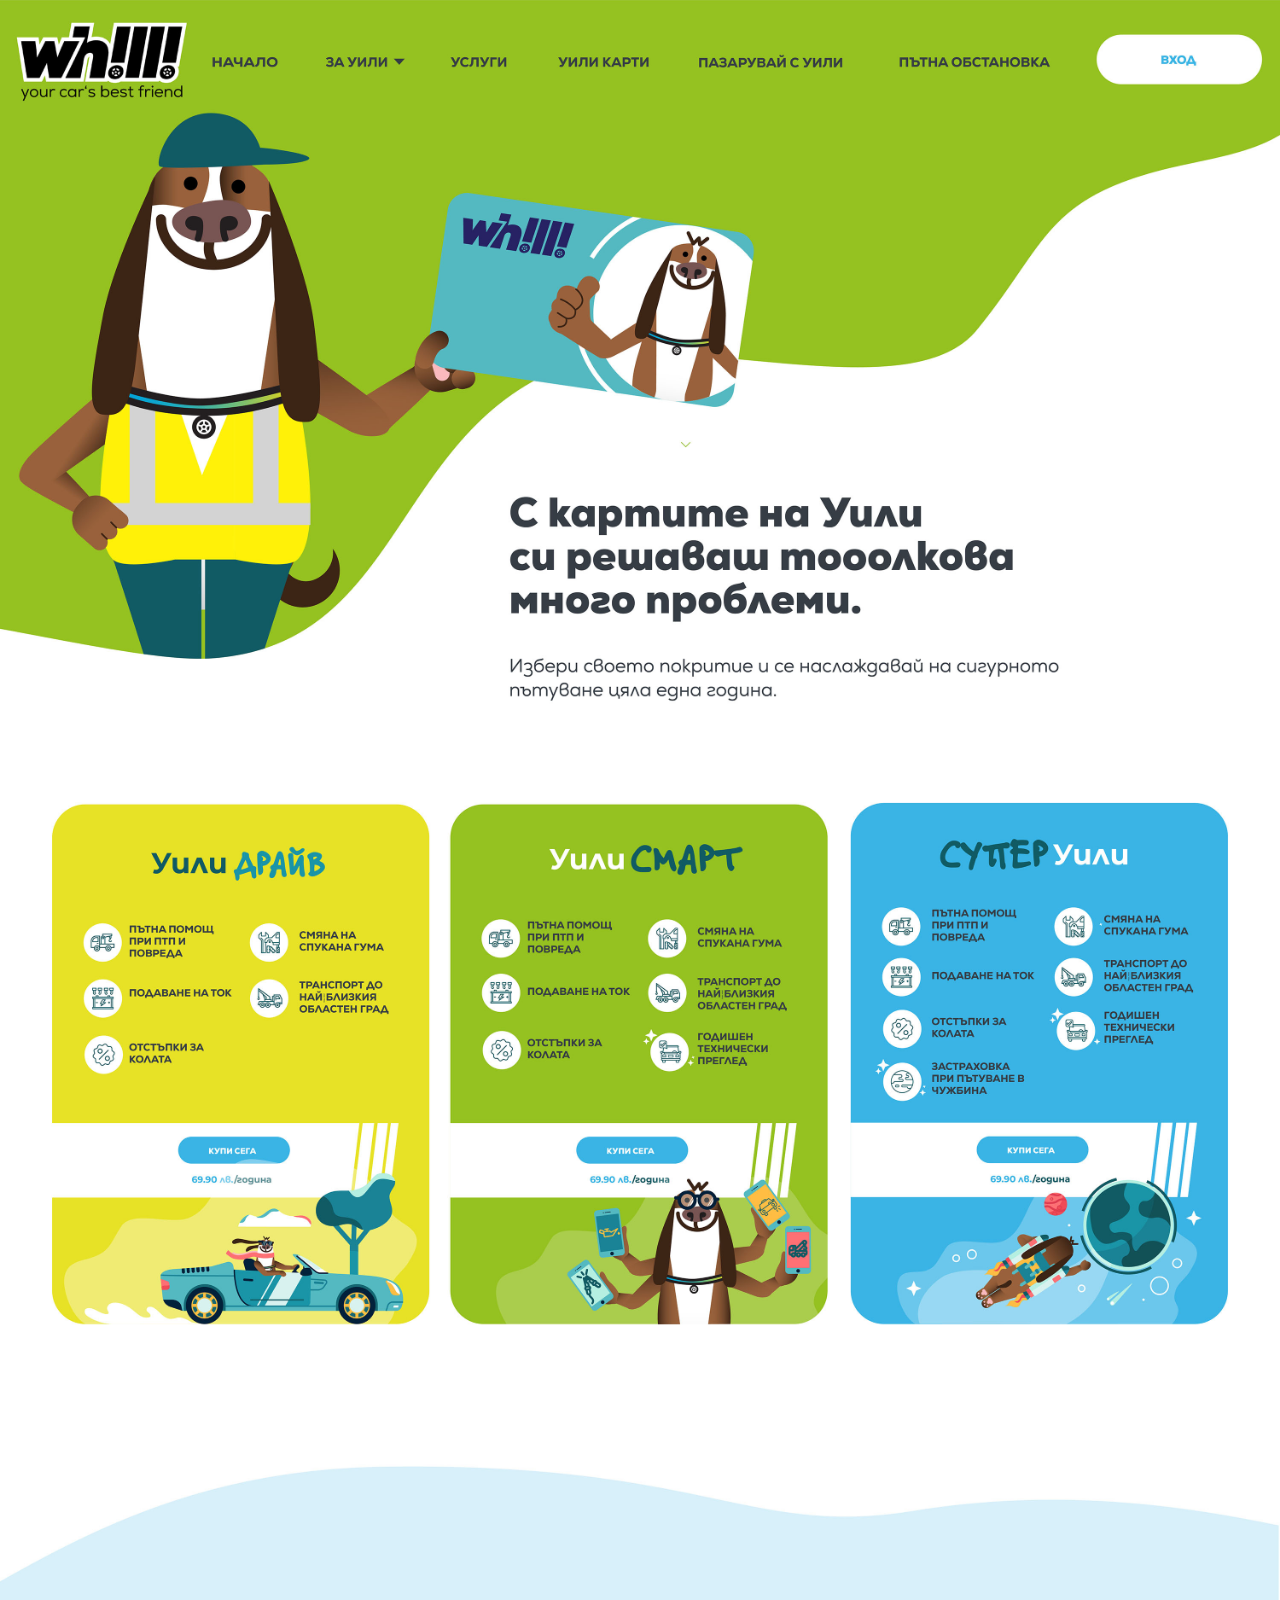
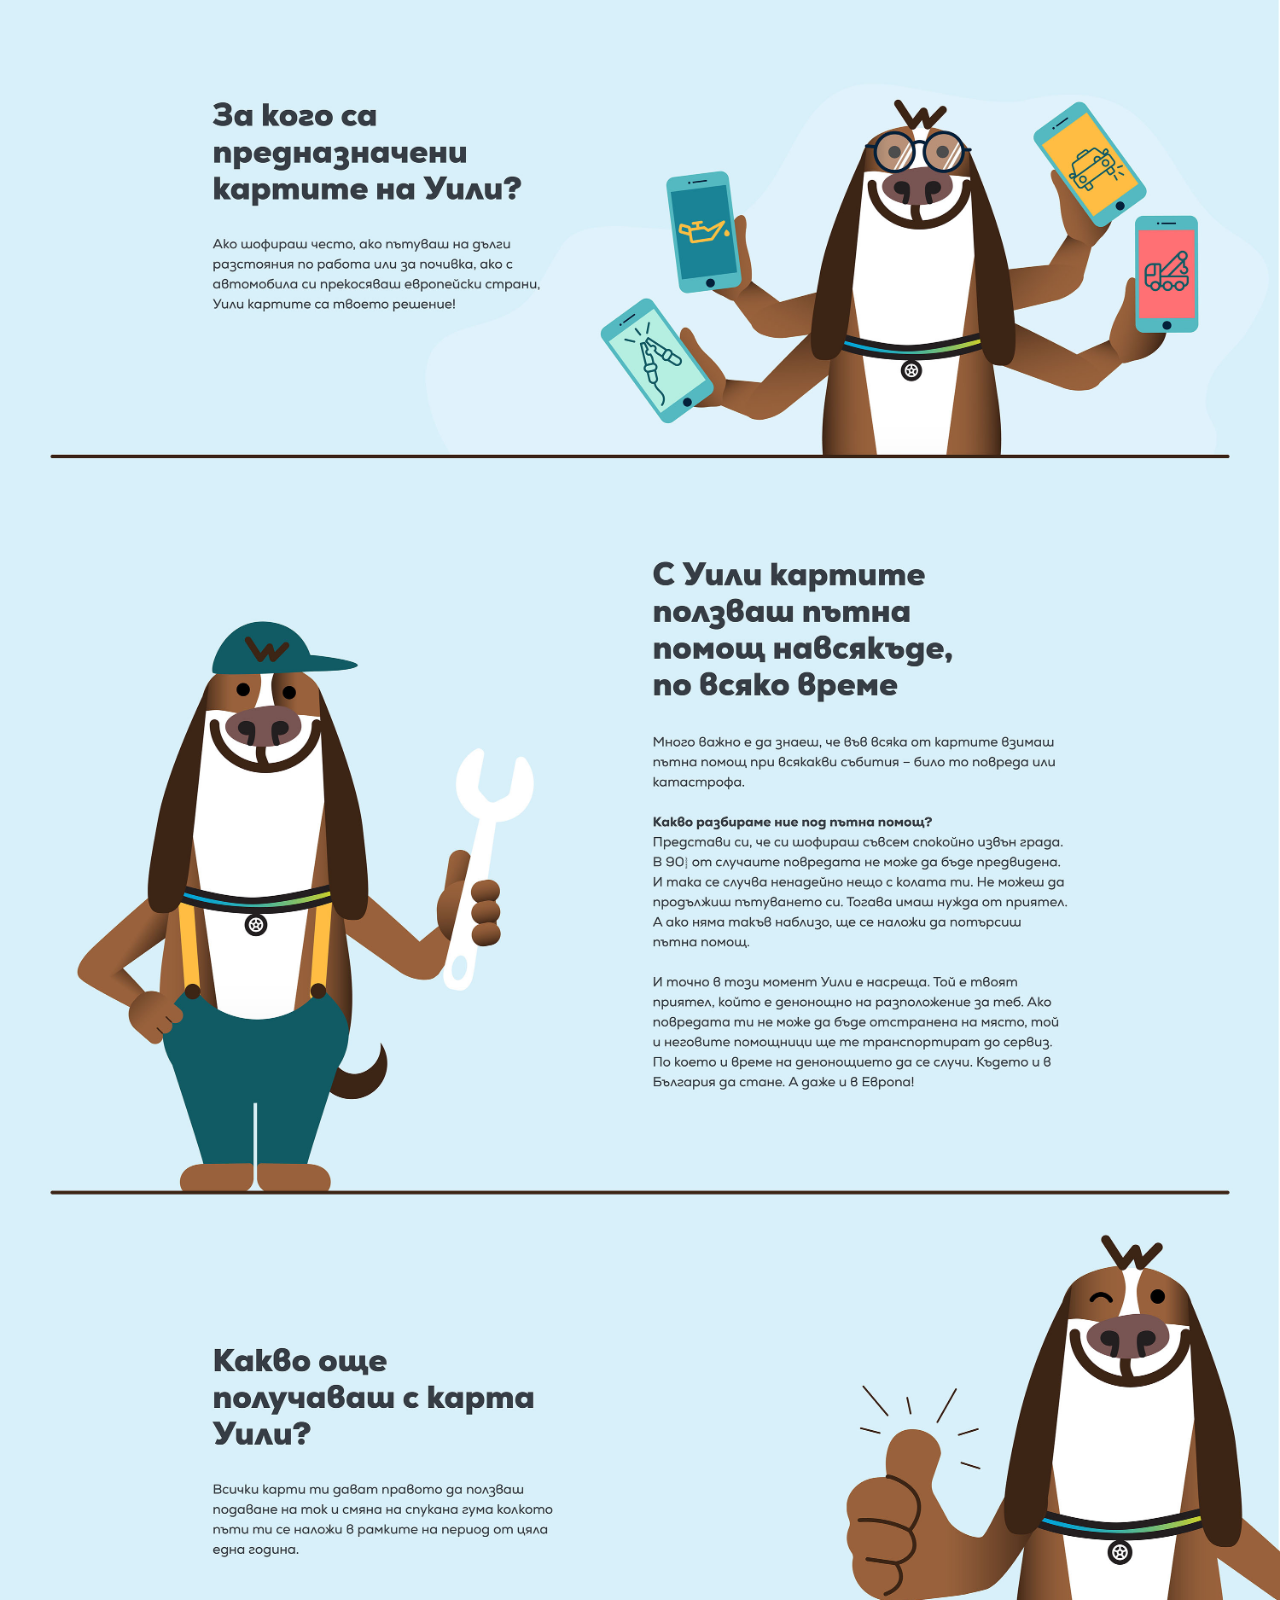
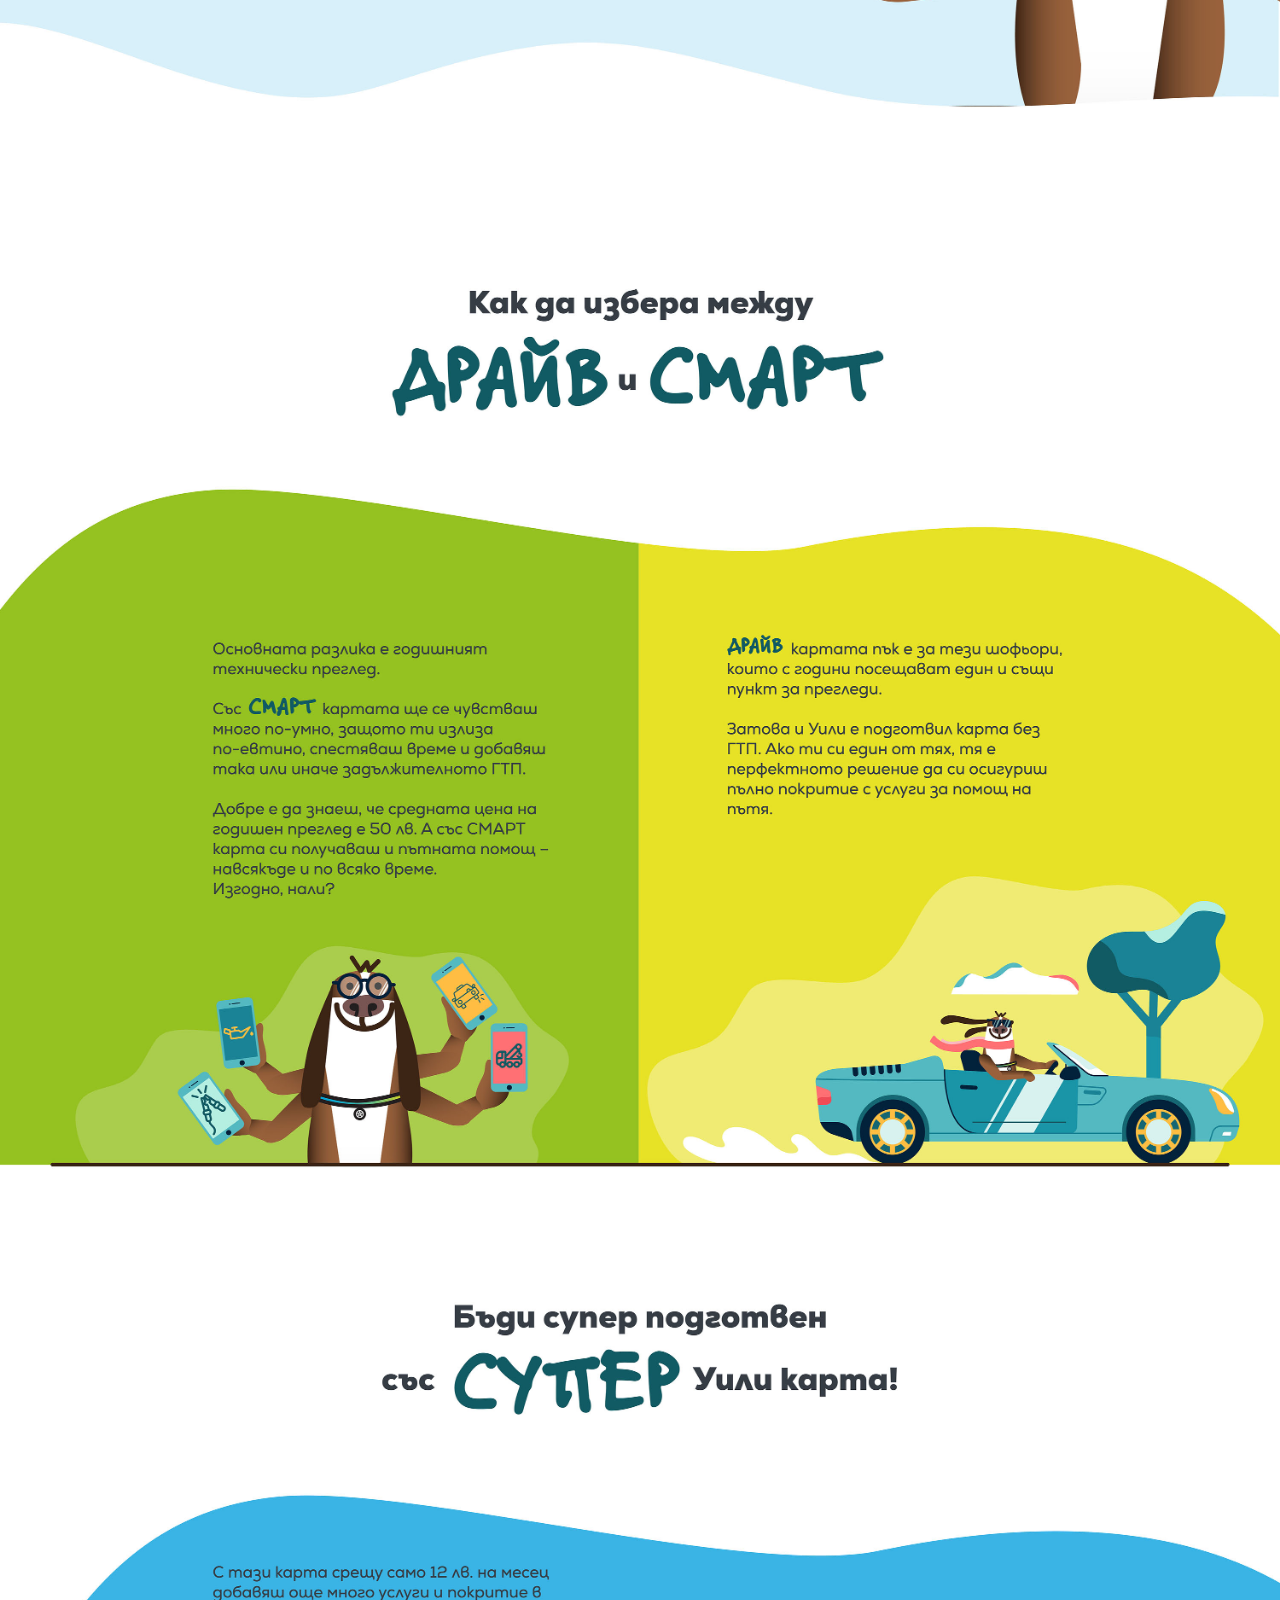
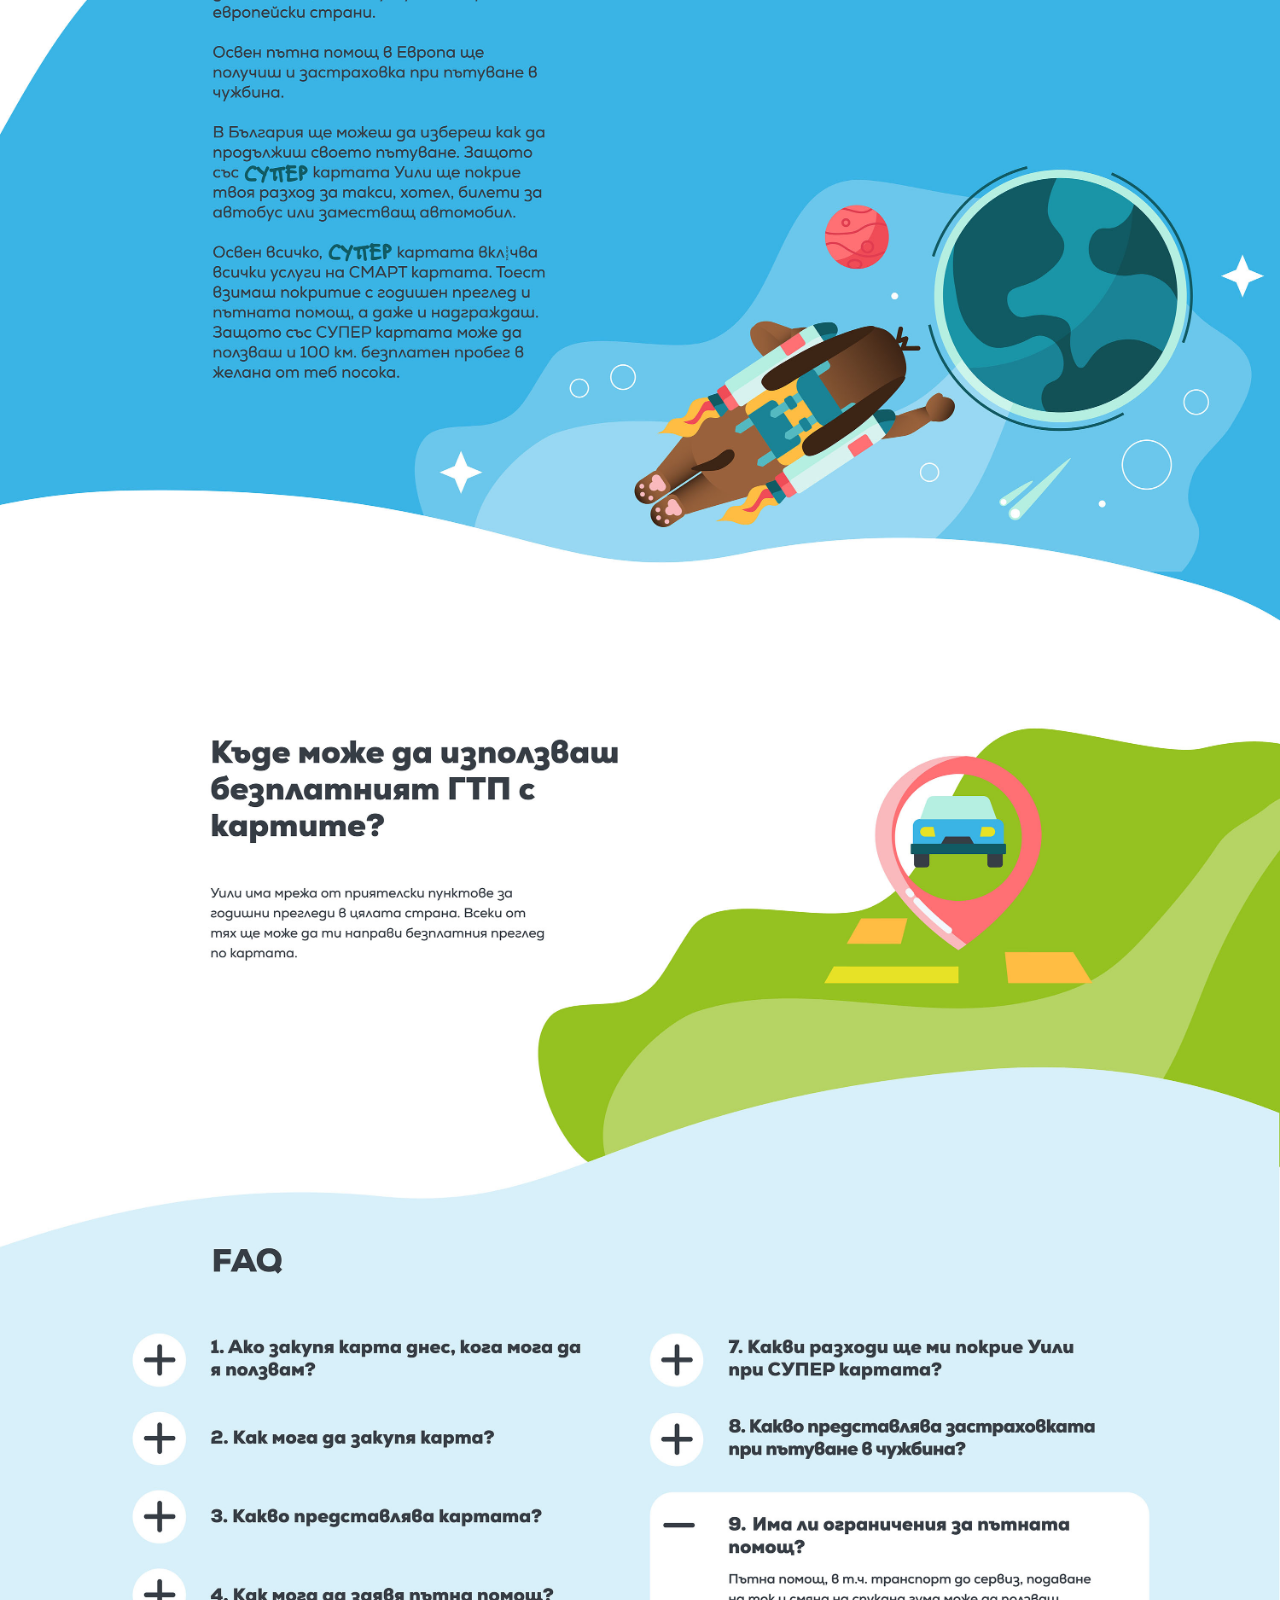
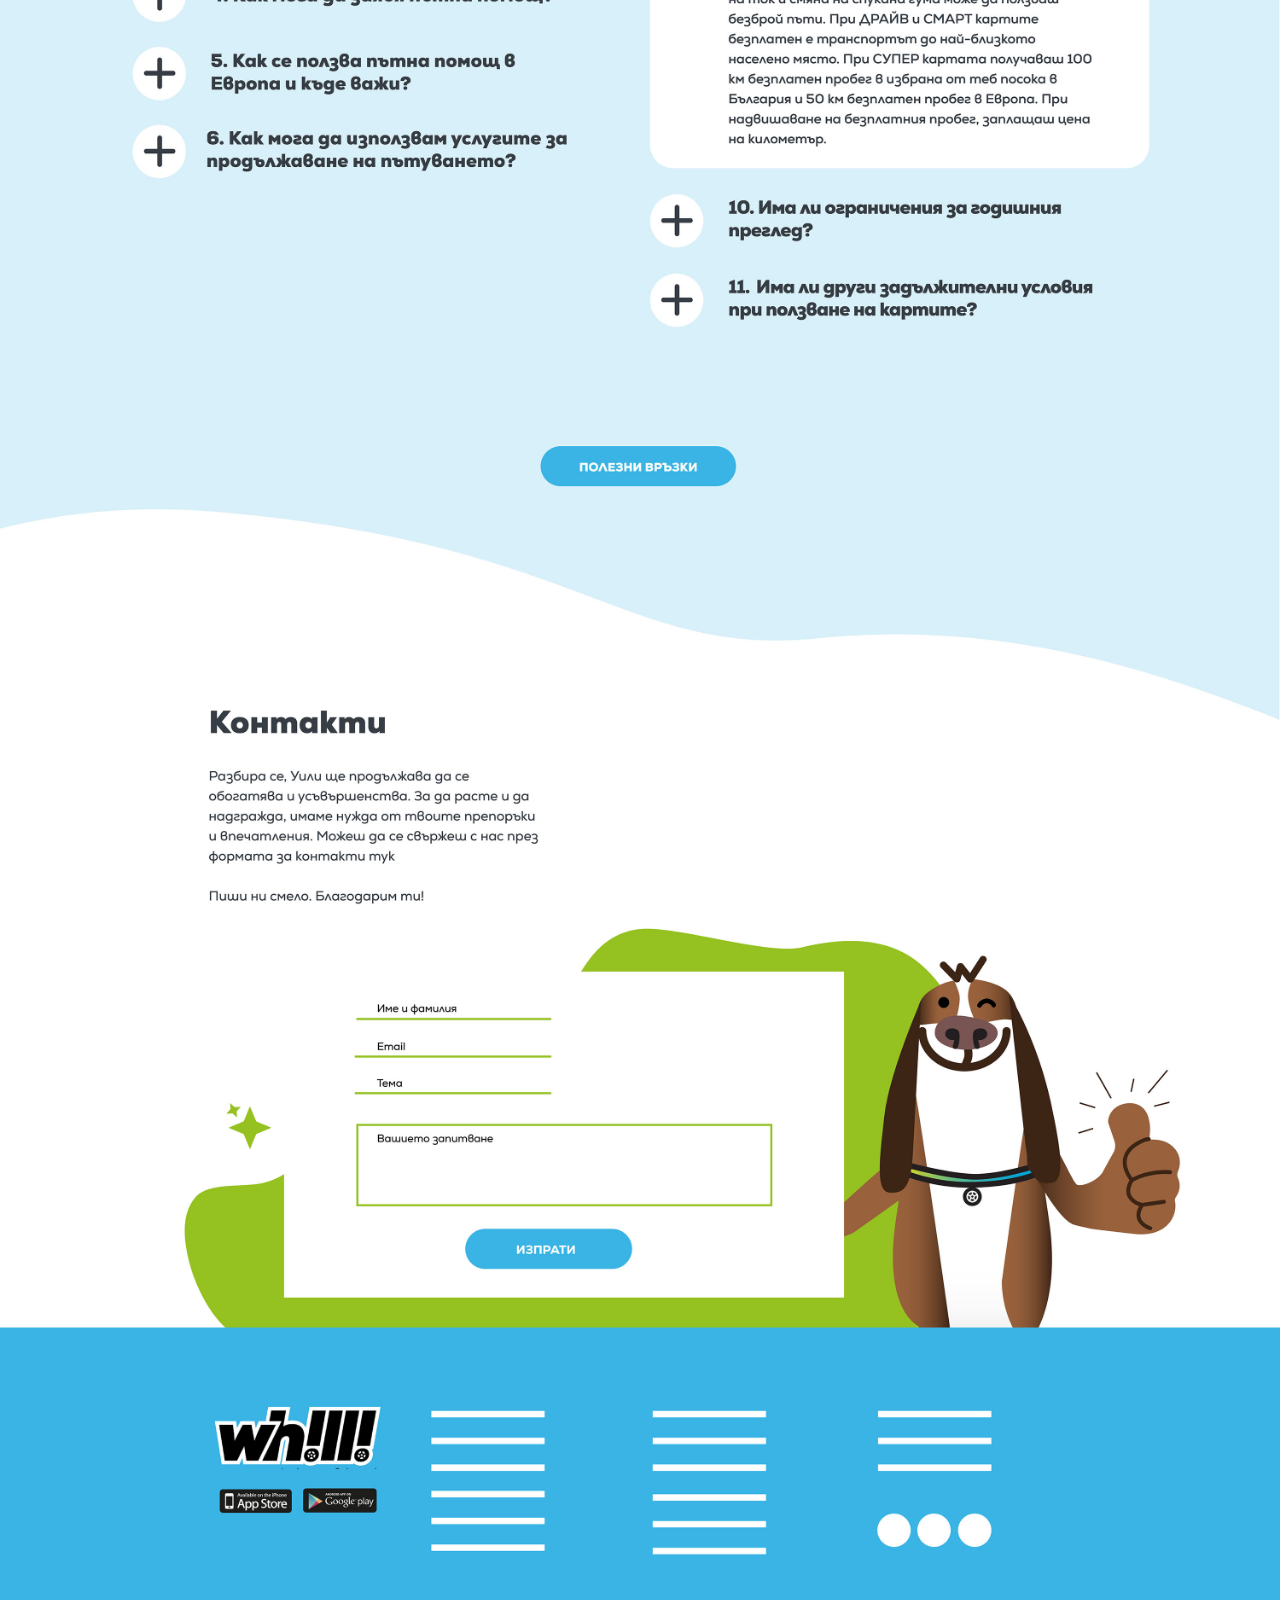
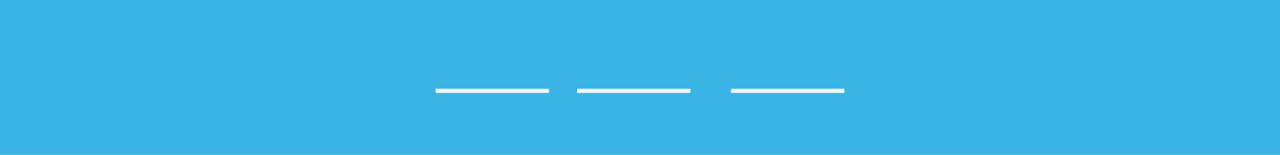
<file: cards.html>
<!DOCTYPE html
    PUBLIC "-//W3C//DTD XHTML 1.0 Transitional//EN" "http://www.w3.org/TR/xhtml1/DTD/xhtml1-transitional.dtd">
<html>

<head>
    <meta charset="utf-8" />
    <title>Whilli About</title>
    <link rel="icon" href="favicon.ico" type="image/x-icon" />
    <link rel="stylesheet" type="text/css" href="css/reset.css" />
    <style type="text/css">
        /*---- FOR PRESENTATION ----*/
        body {
            background-color: #FFFFFF;
        }
        .stretch {
            position: relative;
            width: 100%;
            height: auto;
        }
        #desktop {
            display: block;
        }
        #mobile {
            display: none;
        }
        /* and (max-width: 600px) */
        /* @media only screen and (orientation: portrait) {
            #desktop {
                display: none;
            }
            #mobile {
                display: block;
            }
        } */
    </style>
</head>

<body>
    <img id="desktop" class="stretch" src="img/cards.jpg" />
    <!--img id="mobile" class="stretch" src="img/mobile.jpg" /-->
</body>

</html>
</file>
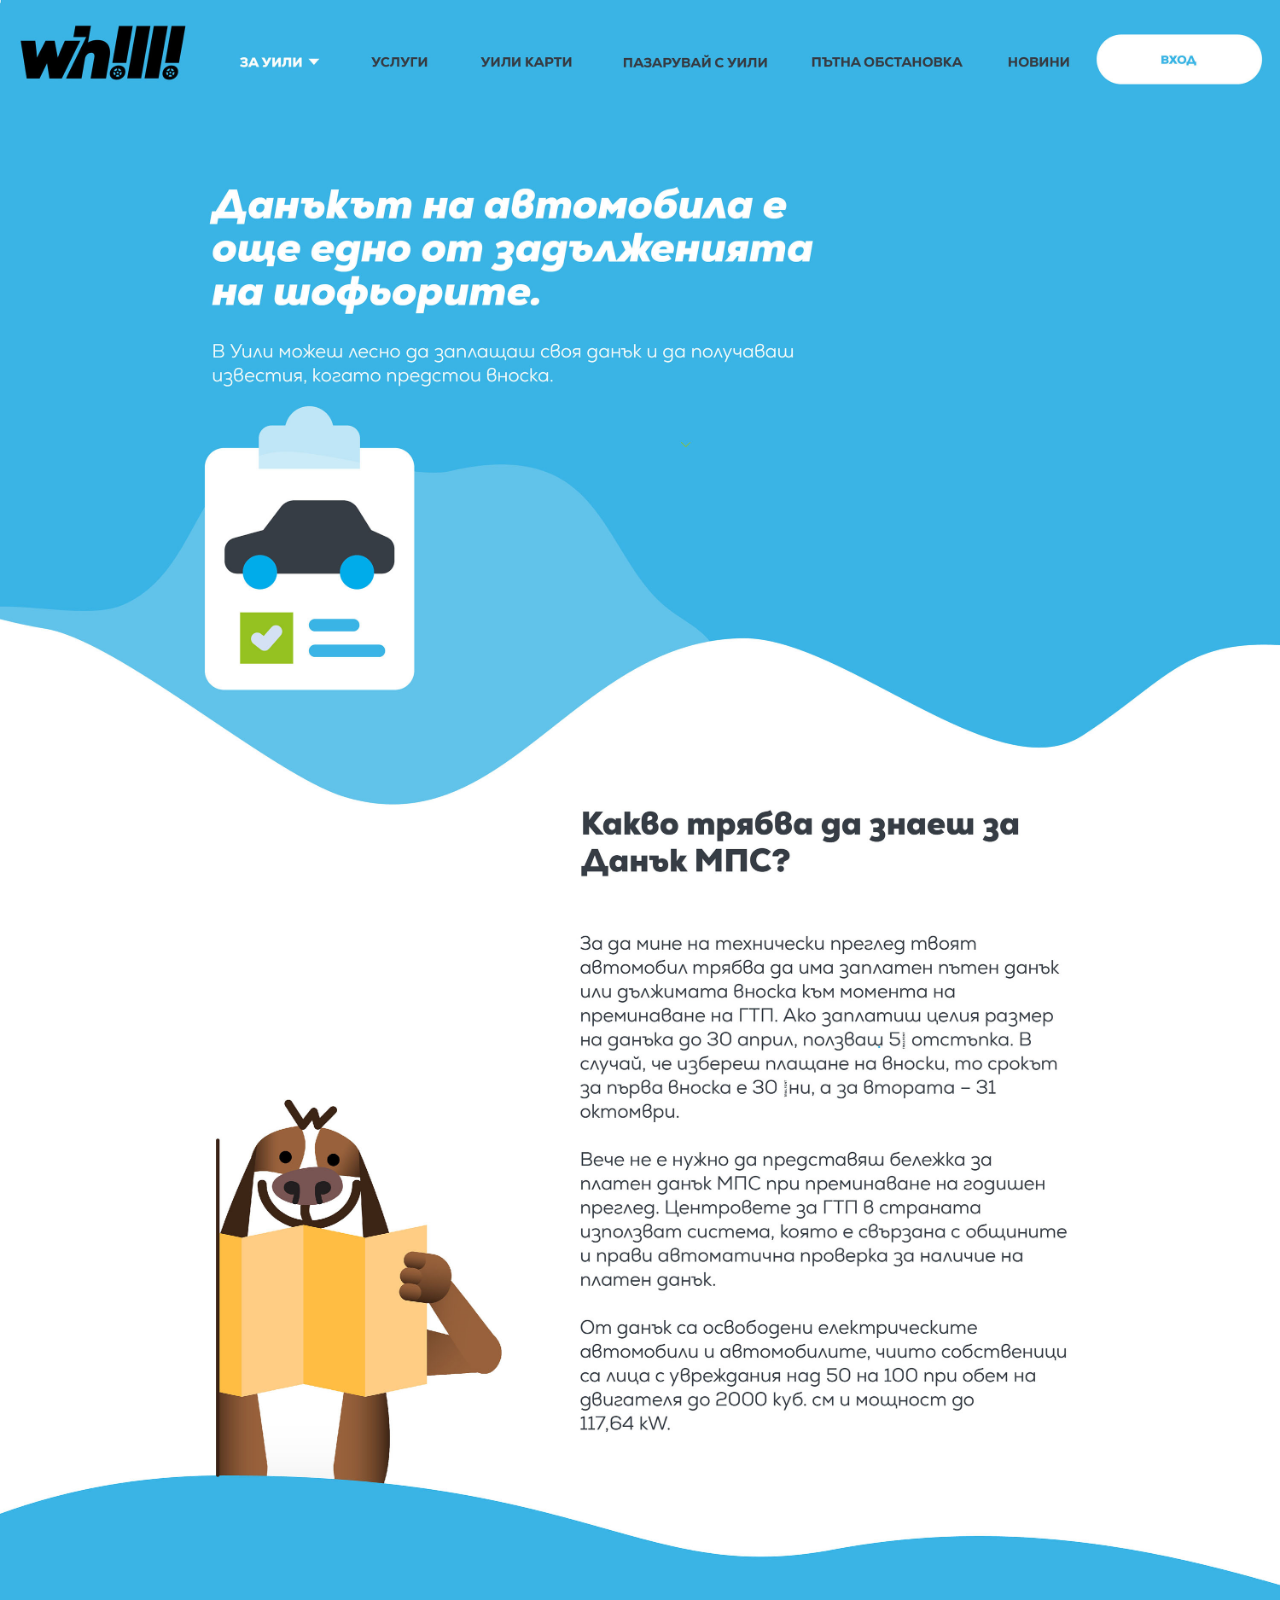
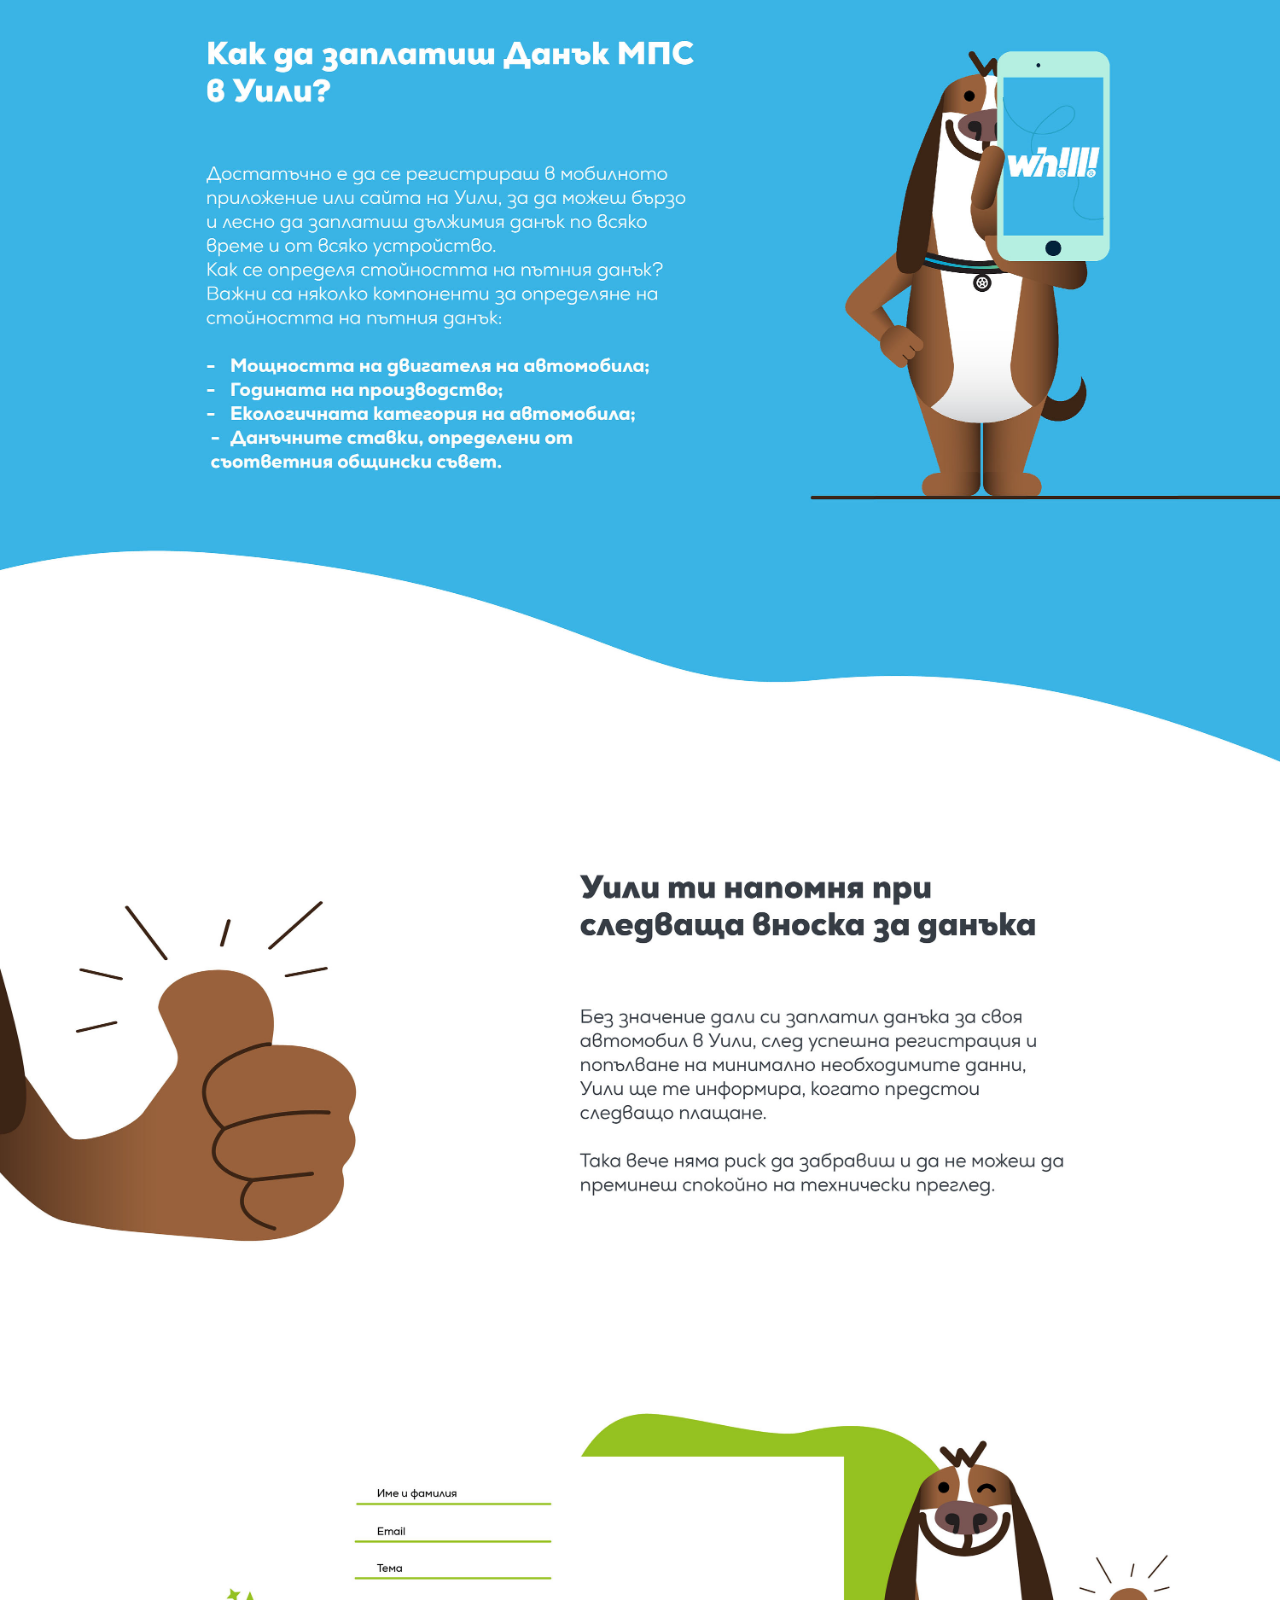
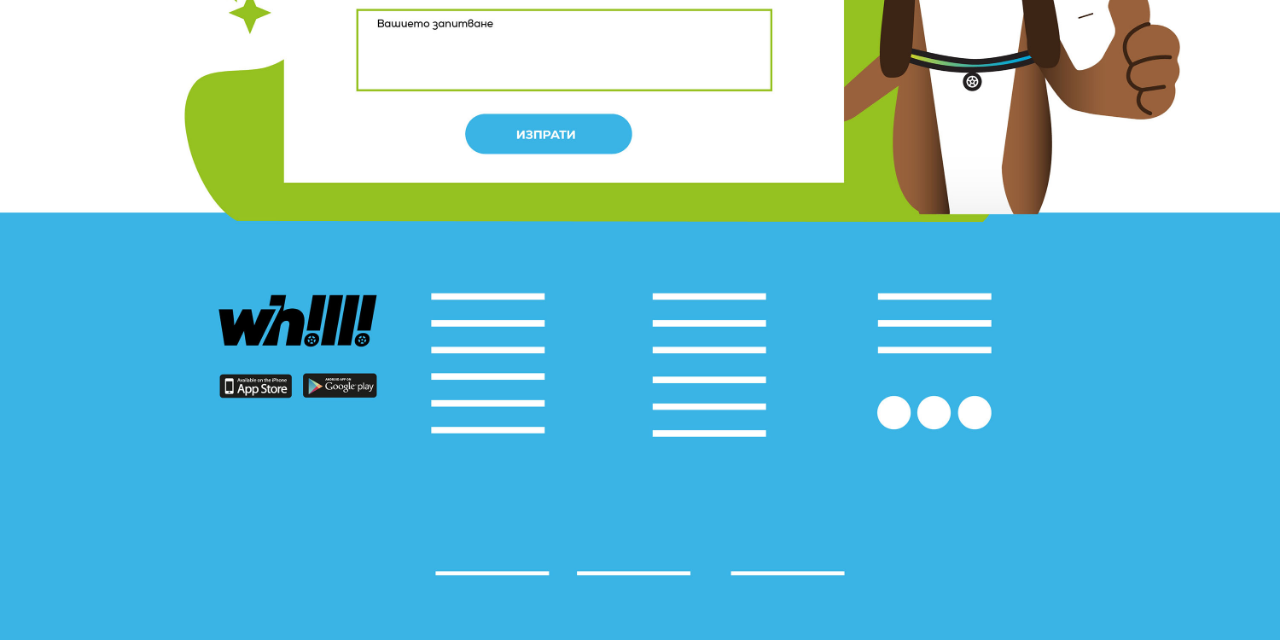
<file: danuk.html>
<!DOCTYPE html
    PUBLIC "-//W3C//DTD XHTML 1.0 Transitional//EN" "http://www.w3.org/TR/xhtml1/DTD/xhtml1-transitional.dtd">
<html>

<head>
    <meta charset="utf-8" />
    <title>Whilli Danuk</title>
    <link rel="icon" href="favicon.ico" type="image/x-icon" />
    <link rel="stylesheet" type="text/css" href="css/reset.css" />
    <style type="text/css">
        /*---- FOR PRESENTATION ----*/
        body {
            background-color: #FFFFFF;
        }
        .stretch {
            position: relative;
            width: 100%;
            height: auto;
        }
        #desktop {
            display: block;
        }
        #mobile {
            display: none;
        }
        /* and (max-width: 600px) */
        @media only screen and (orientation: portrait) {
            #desktop {
                display: none;
            }
            #mobile {
                display: block;
            }
        }
    </style>
</head>

<body>
    <img id="desktop" class="stretch" src="img/danuk.jpg" />
    <img id="mobile" class="stretch" src="img/danuk_mobile.jpg" />
</body>

</html>
</file>
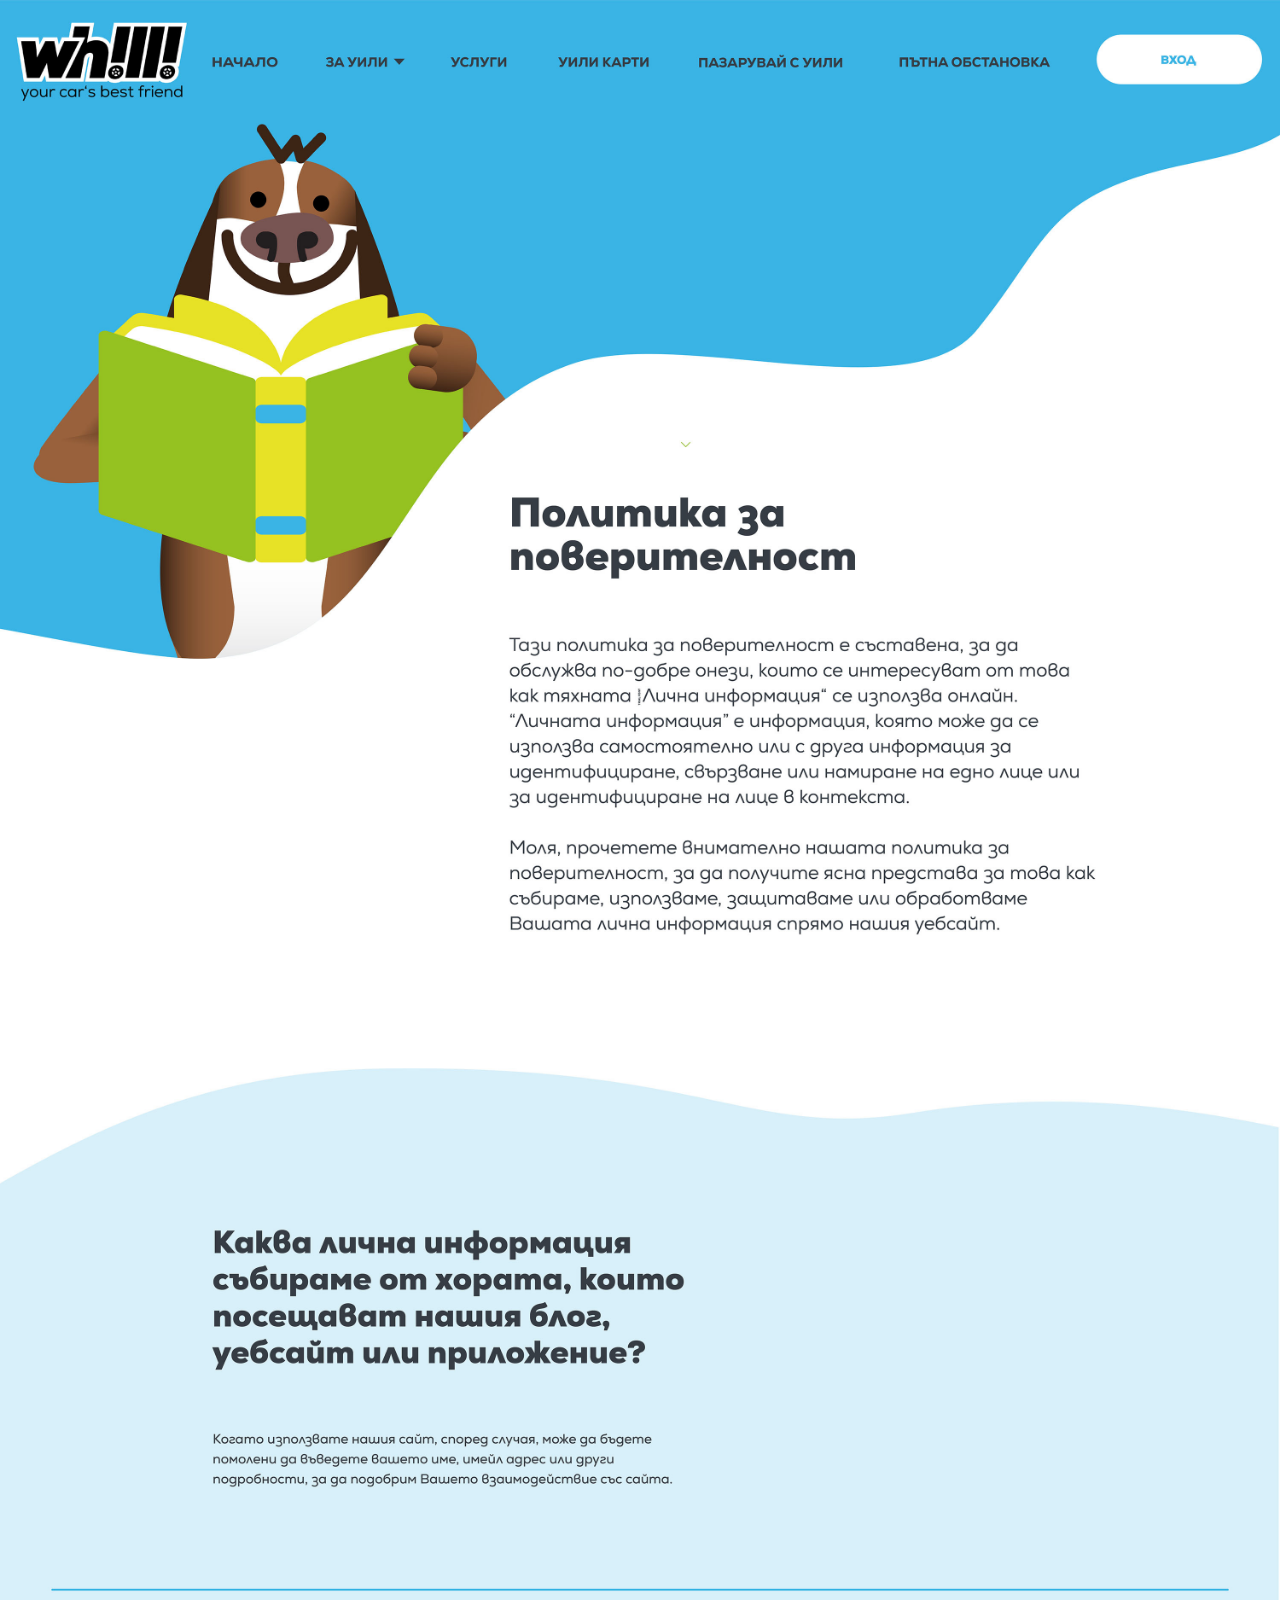
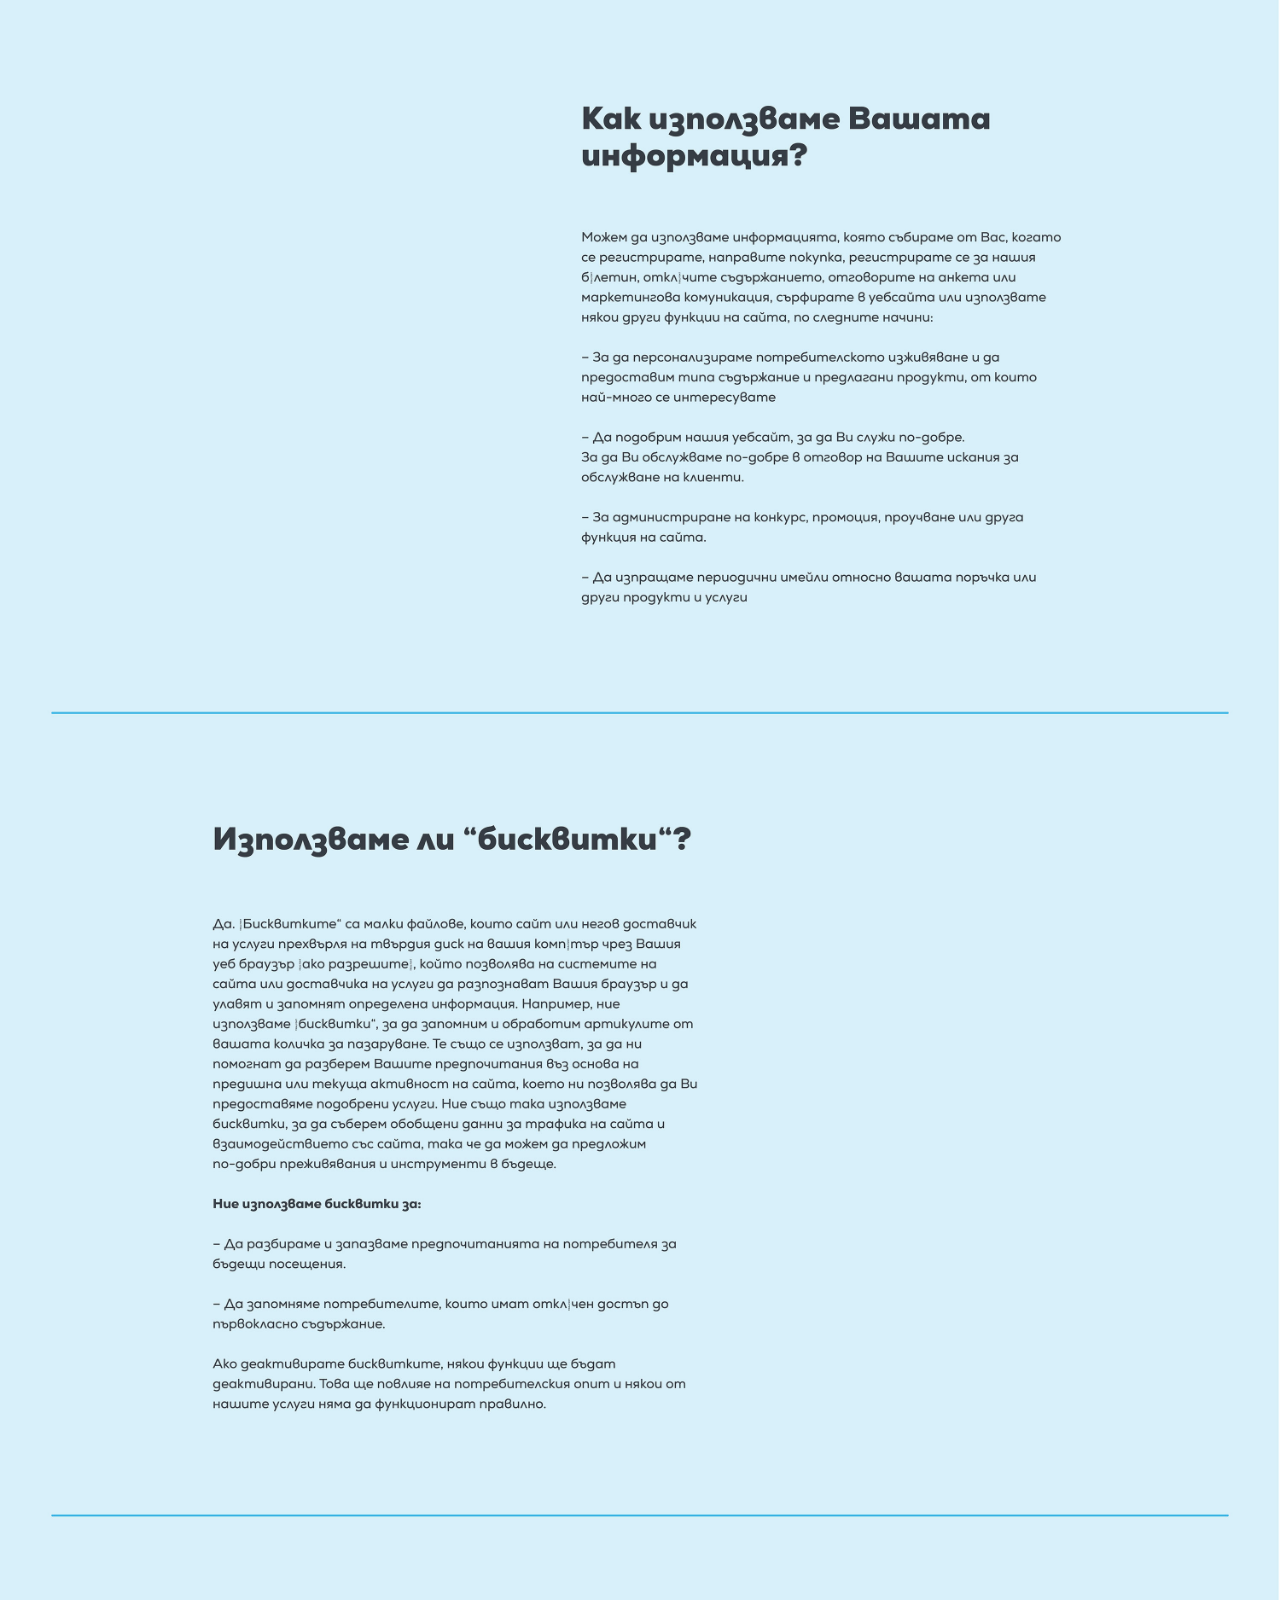
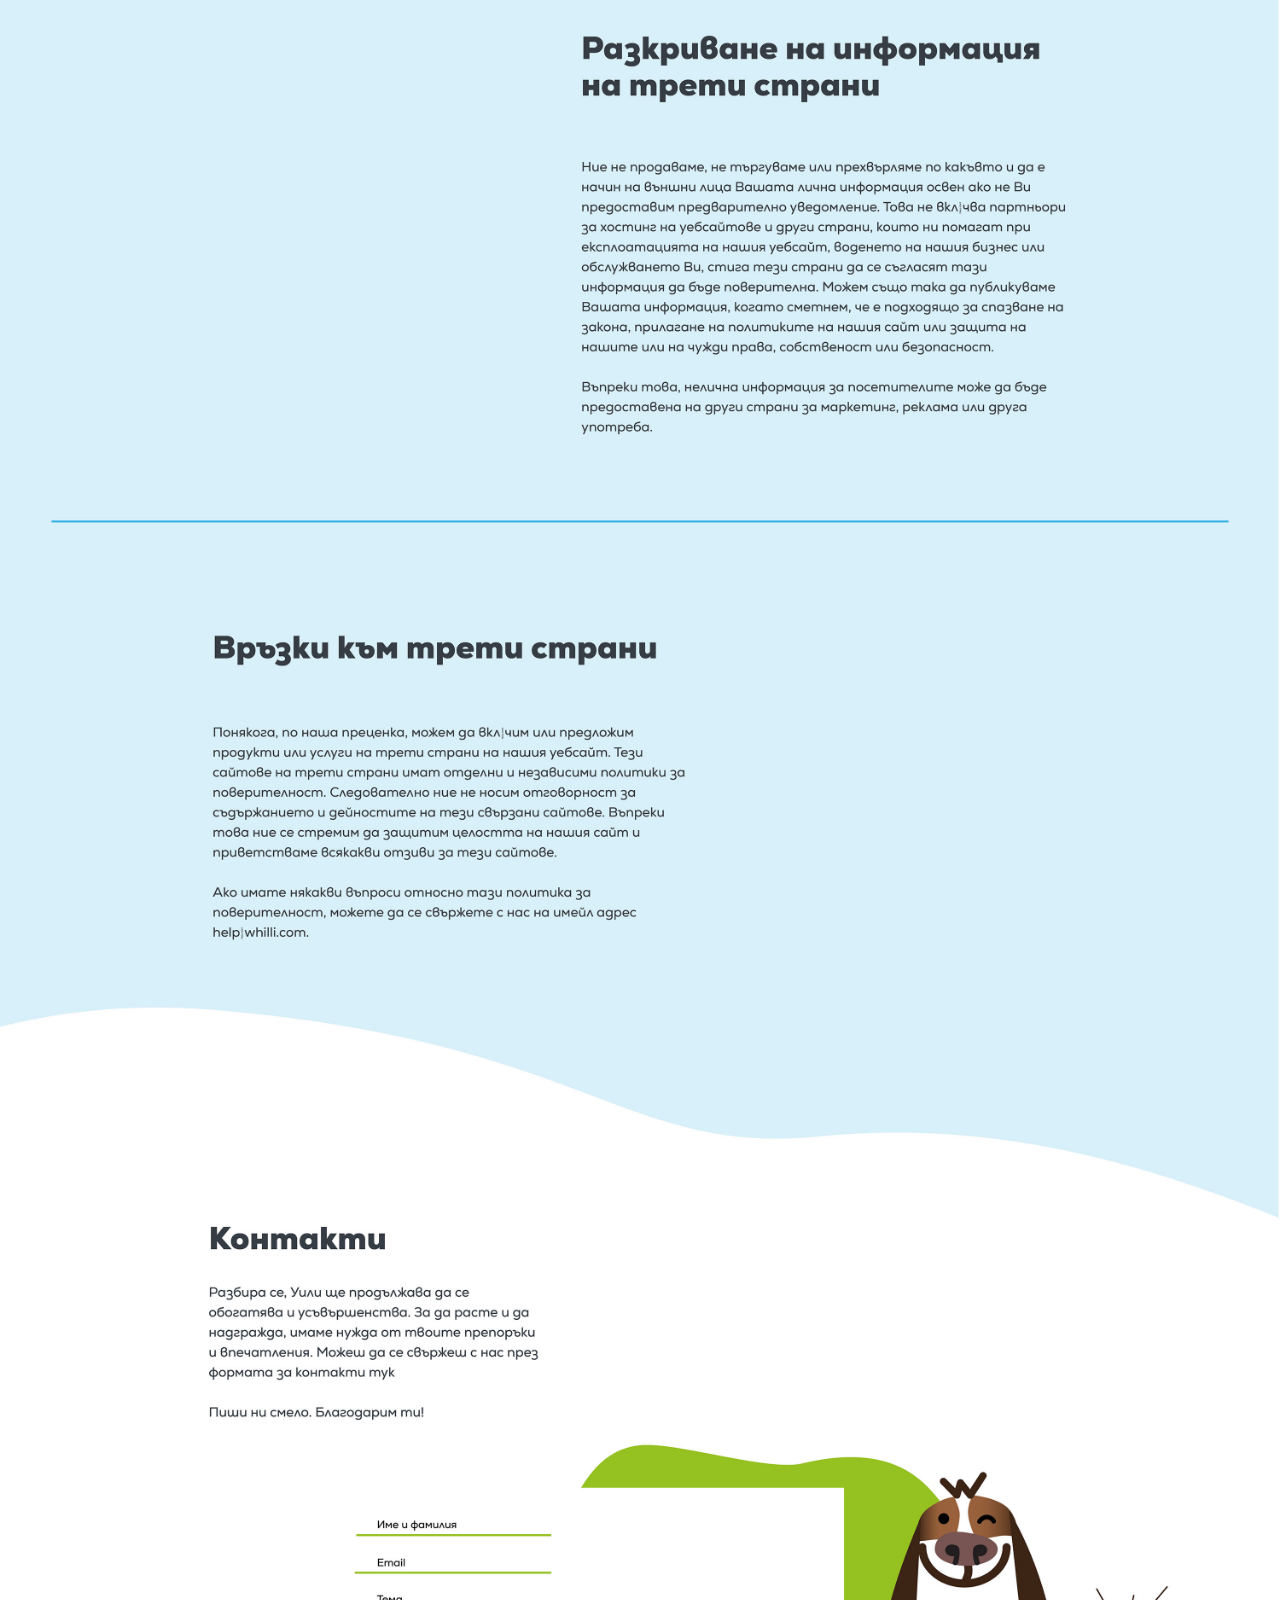
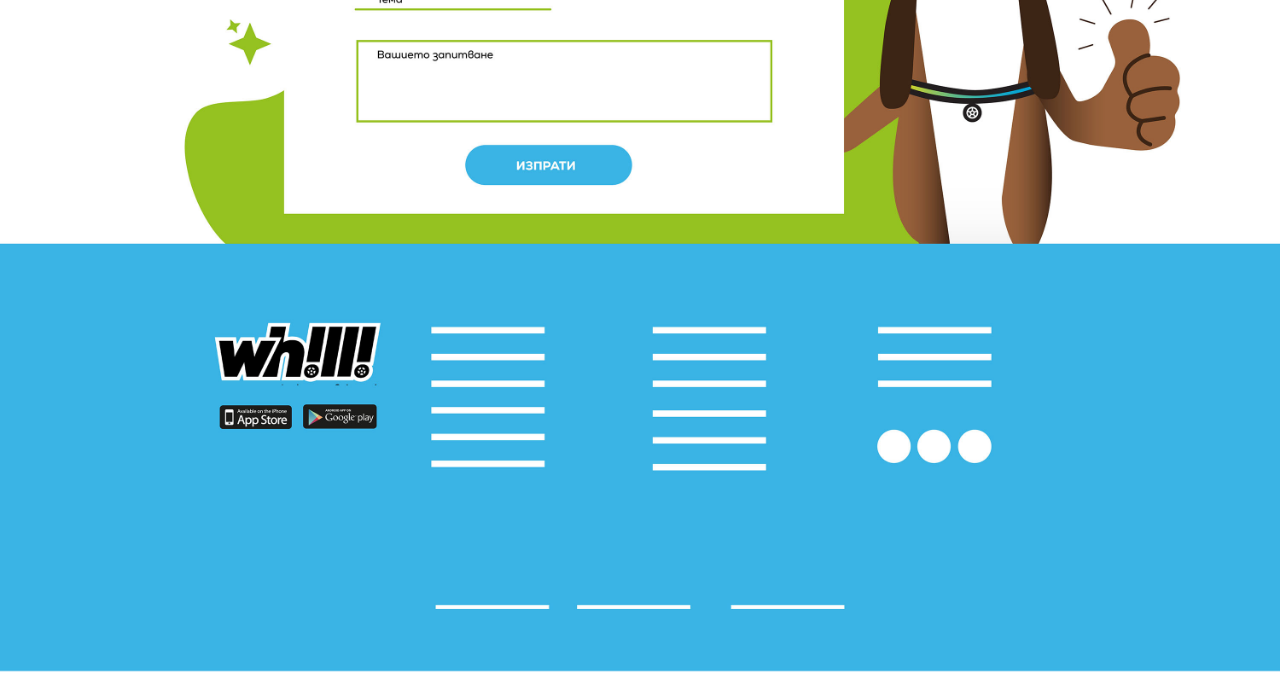
<file: gdpr.html>
<!DOCTYPE html
    PUBLIC "-//W3C//DTD XHTML 1.0 Transitional//EN" "http://www.w3.org/TR/xhtml1/DTD/xhtml1-transitional.dtd">
<html>

<head>
    <meta charset="utf-8" />
    <title>Whilli GDPR</title>
    <link rel="icon" href="favicon.ico" type="image/x-icon" />
    <link rel="stylesheet" type="text/css" href="css/reset.css" />
    <style type="text/css">
        /*---- FOR PRESENTATION ----*/
        body {
            background-color: #FFFFFF;
        }
        .stretch {
            position: relative;
            width: 100%;
            height: auto;
        }
        #desktop {
            display: block;
        }
        #mobile {
            display: none;
        }
        /* and (max-width: 600px) */
        @media only screen and (orientation: portrait) {
            #desktop {
                display: none;
            }
            #mobile {
                display: block;
            }
        }
    </style>
</head>

<body>
    <img id="desktop" class="stretch" src="img/gdpr.jpg" />
    <img id="mobile" class="stretch" src="img/gdpr_mobile.jpg" />
</body>

</html>
</file>
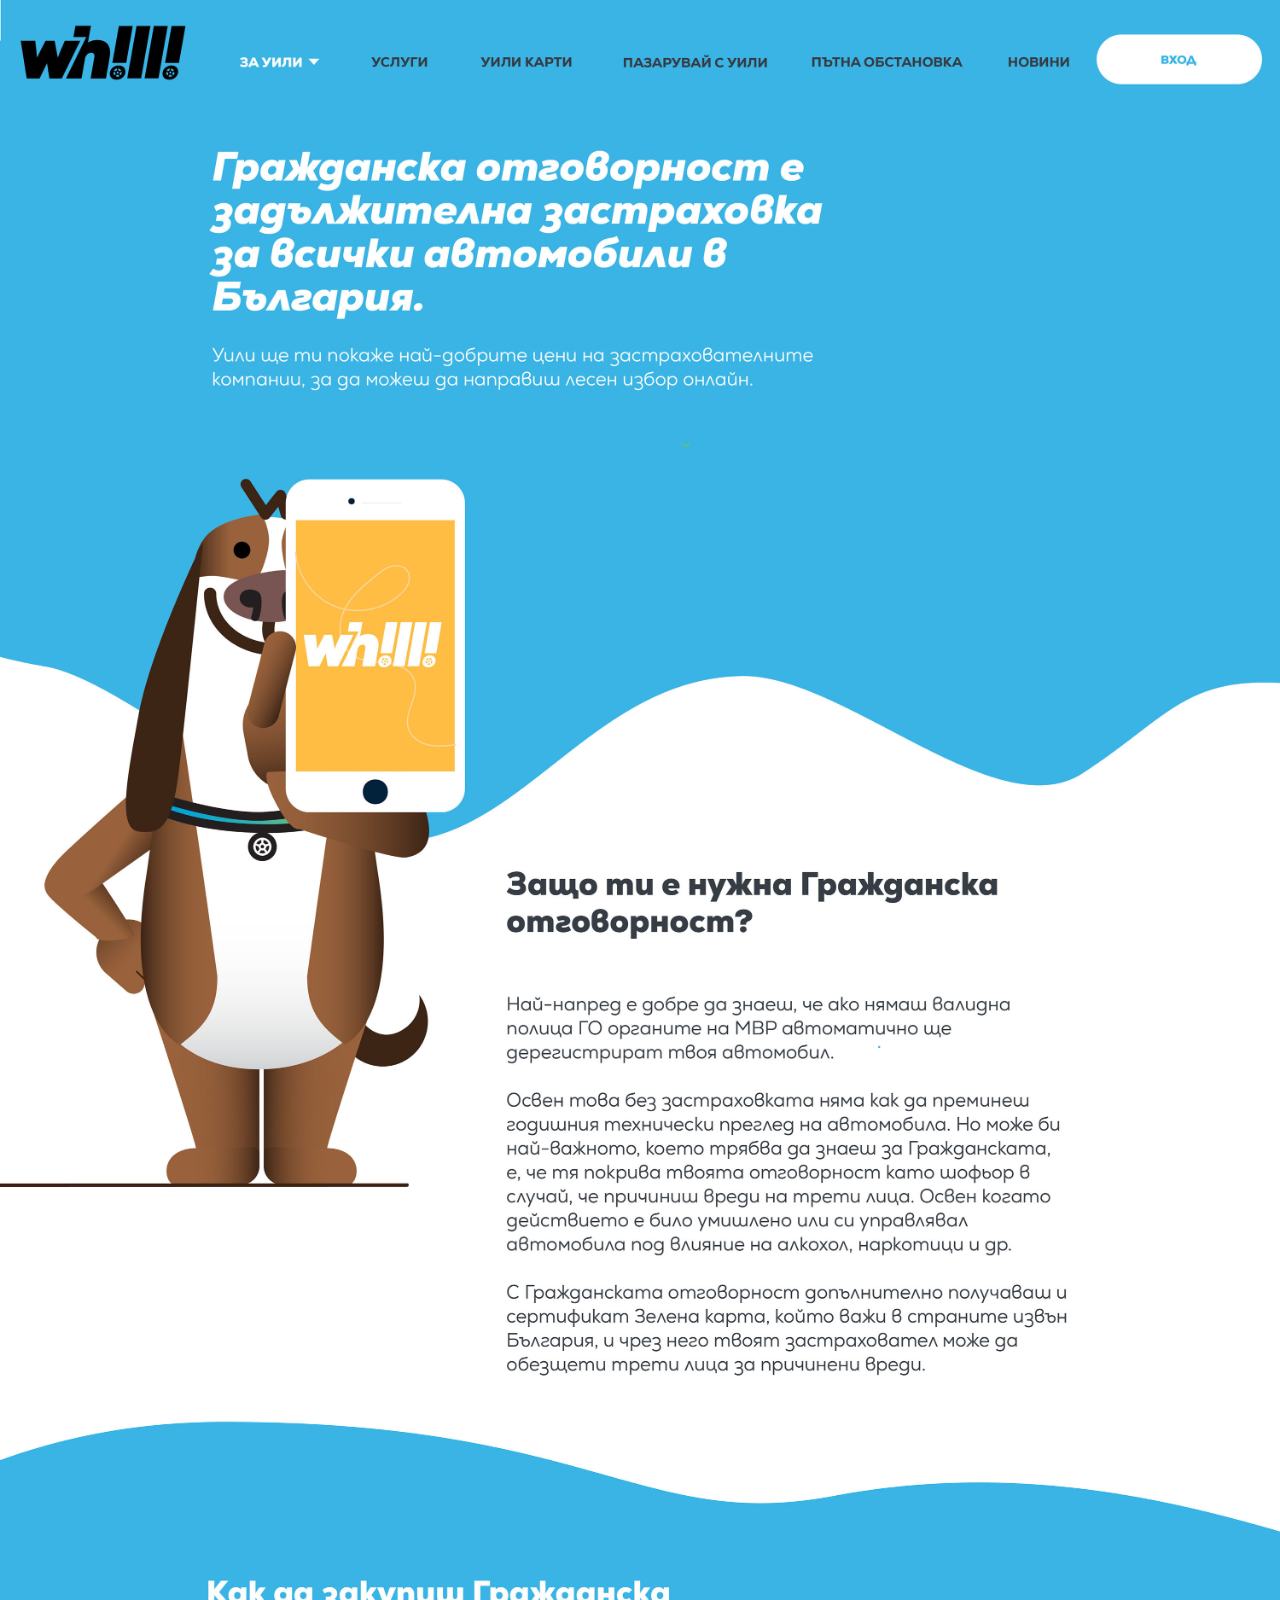
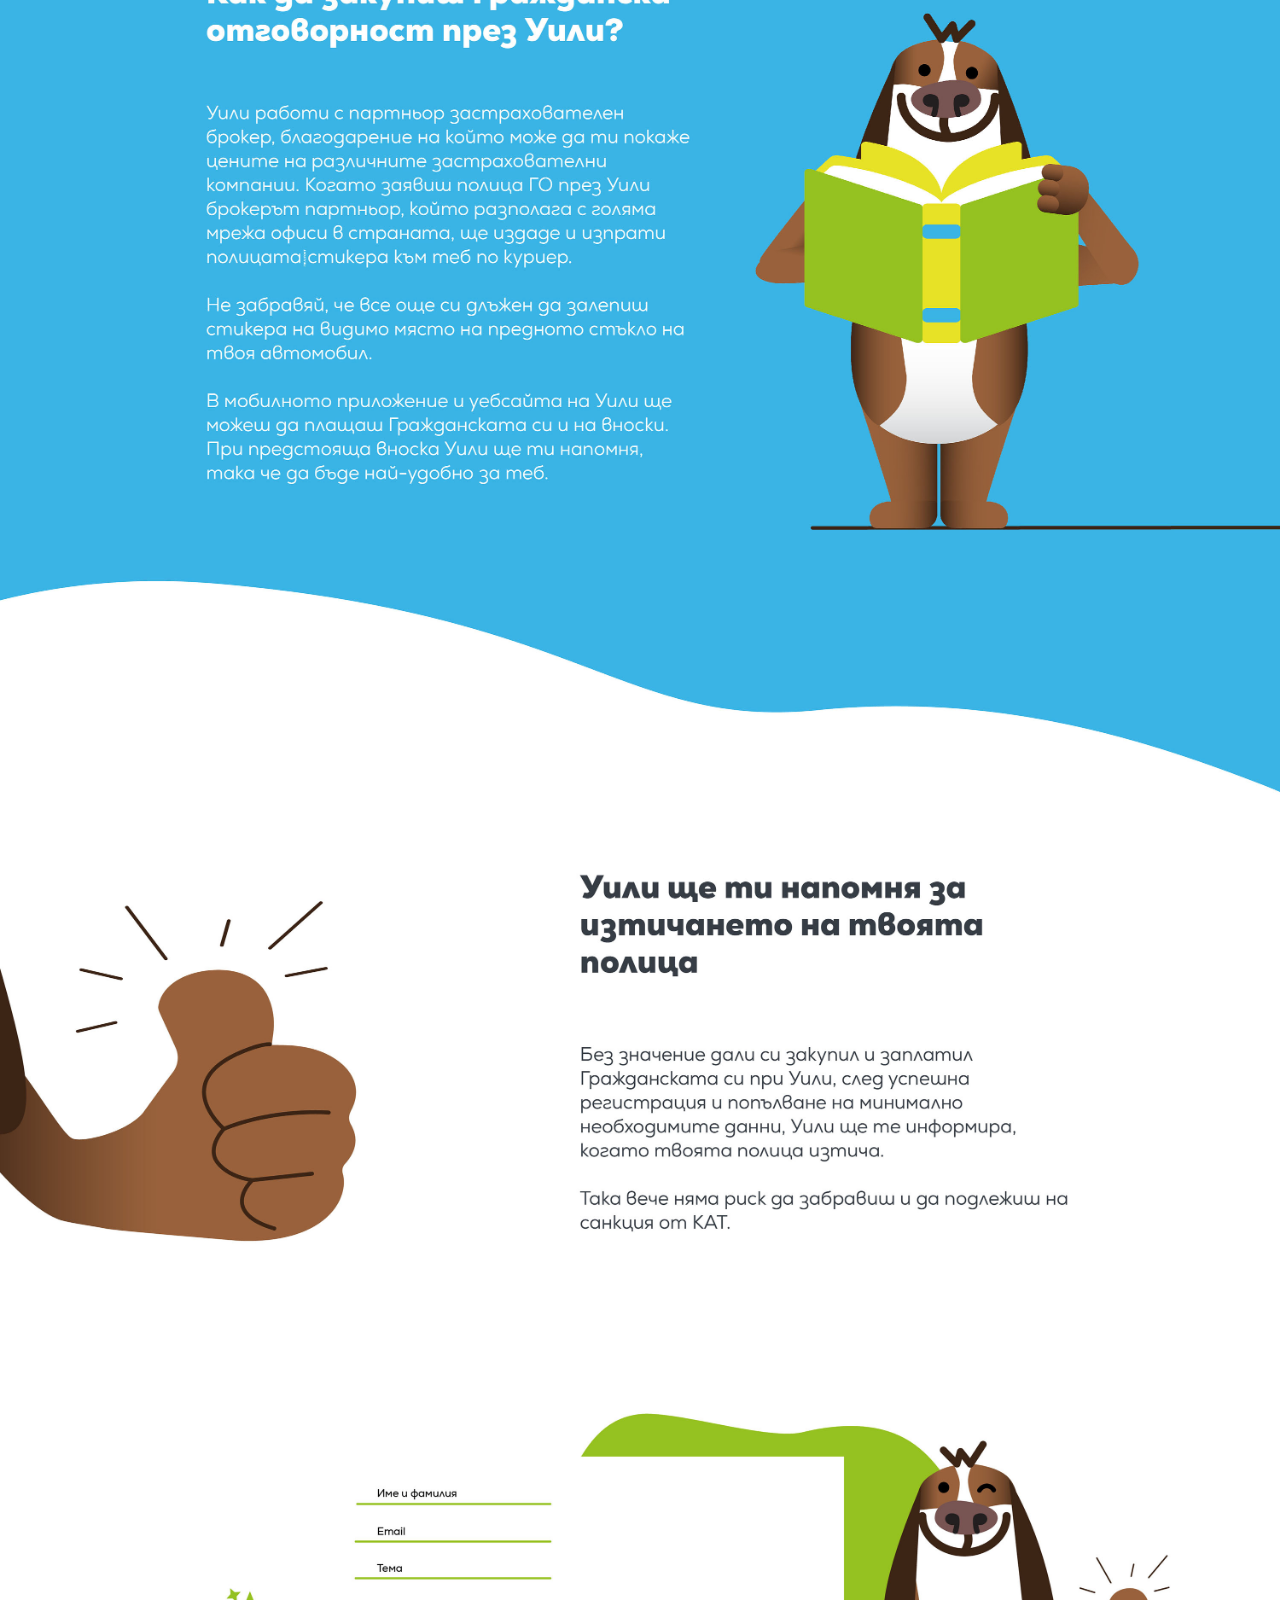
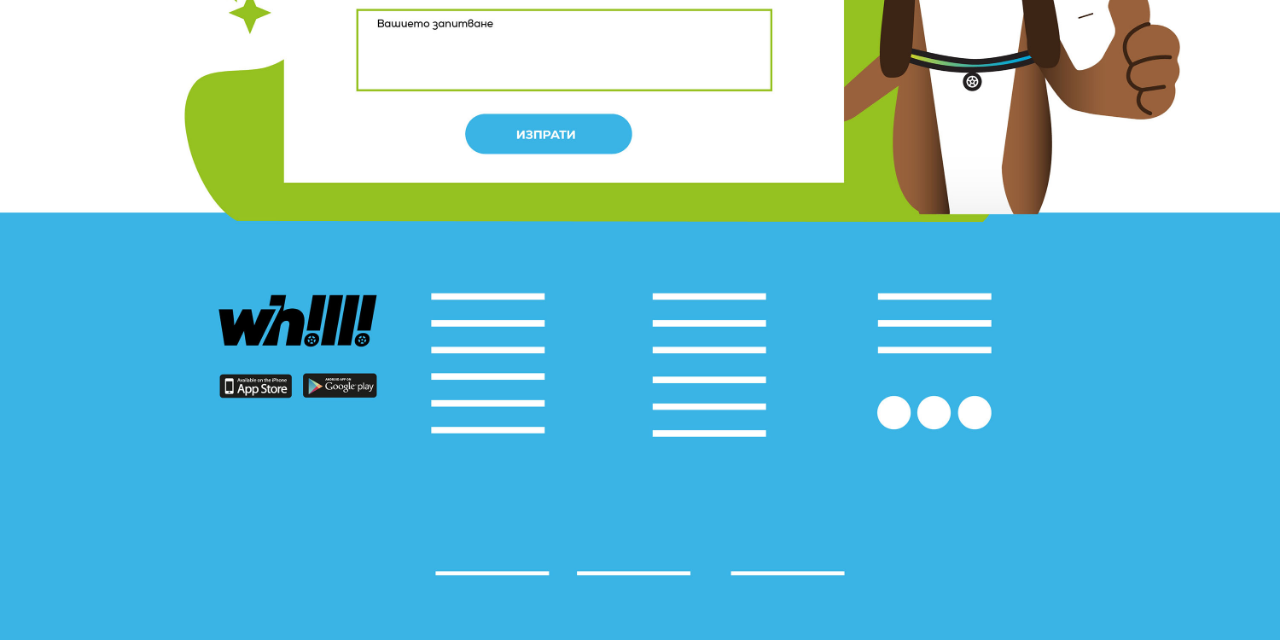
<file: grajdanska-otgovornost.html>
<!DOCTYPE html
    PUBLIC "-//W3C//DTD XHTML 1.0 Transitional//EN" "http://www.w3.org/TR/xhtml1/DTD/xhtml1-transitional.dtd">
<html>

<head>
    <meta charset="utf-8" />
    <title>Whilli Grajdanska Otgovornost</title>
    <link rel="icon" href="favicon.ico" type="image/x-icon" />
    <link rel="stylesheet" type="text/css" href="css/reset.css" />
    <style type="text/css">
        /*---- FOR PRESENTATION ----*/
        body {
            background-color: #FFFFFF;
        }
        .stretch {
            position: relative;
            width: 100%;
            height: auto;
        }
        #desktop {
            display: block;
        }
        #mobile {
            display: none;
        }
        /* and (max-width: 600px) */
        @media only screen and (orientation: portrait) {
            #desktop {
                display: none;
            }
            #mobile {
                display: block;
            }
        }
    </style>
</head>

<body>
    <img id="desktop" class="stretch" src="img/grajdanska-otgovornost.jpg" />
    <img id="mobile" class="stretch" src="img/grajdanska-otgovornost_mobile.jpg" />
</body>

</html>
</file>
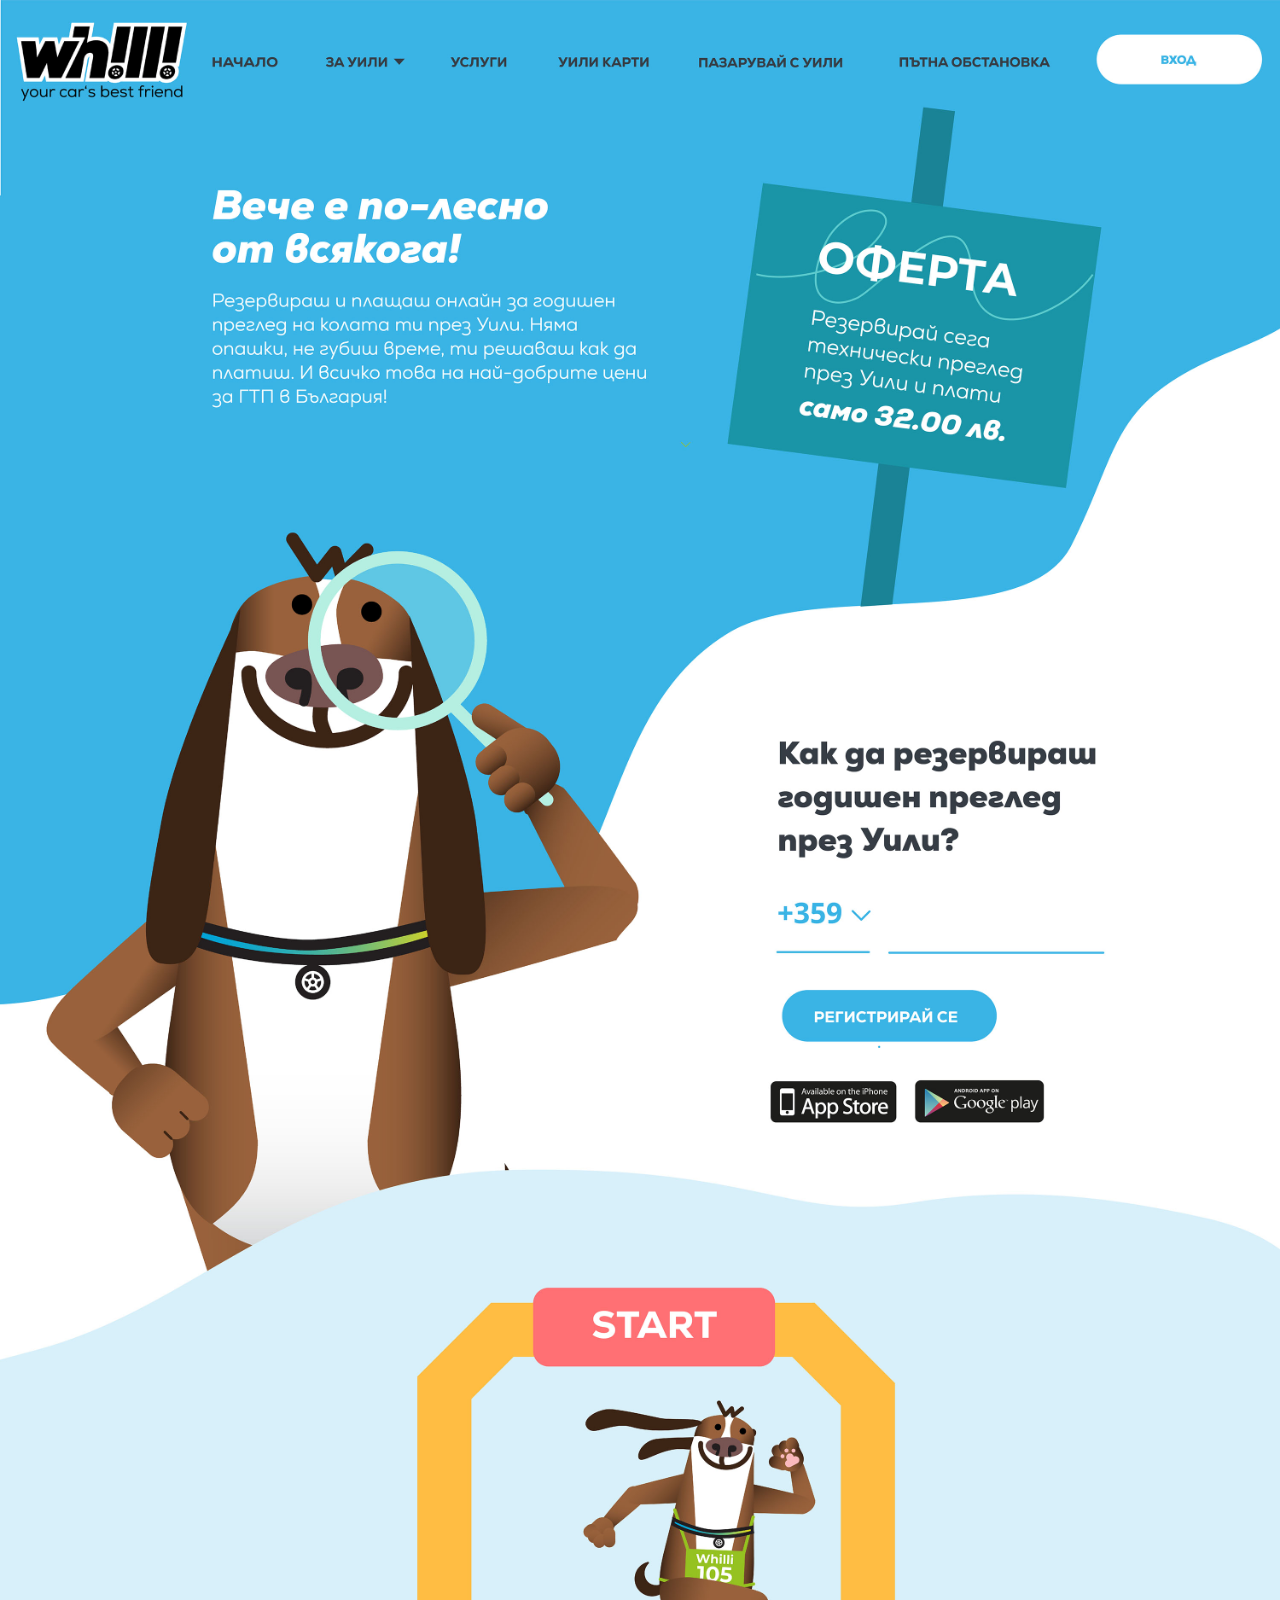
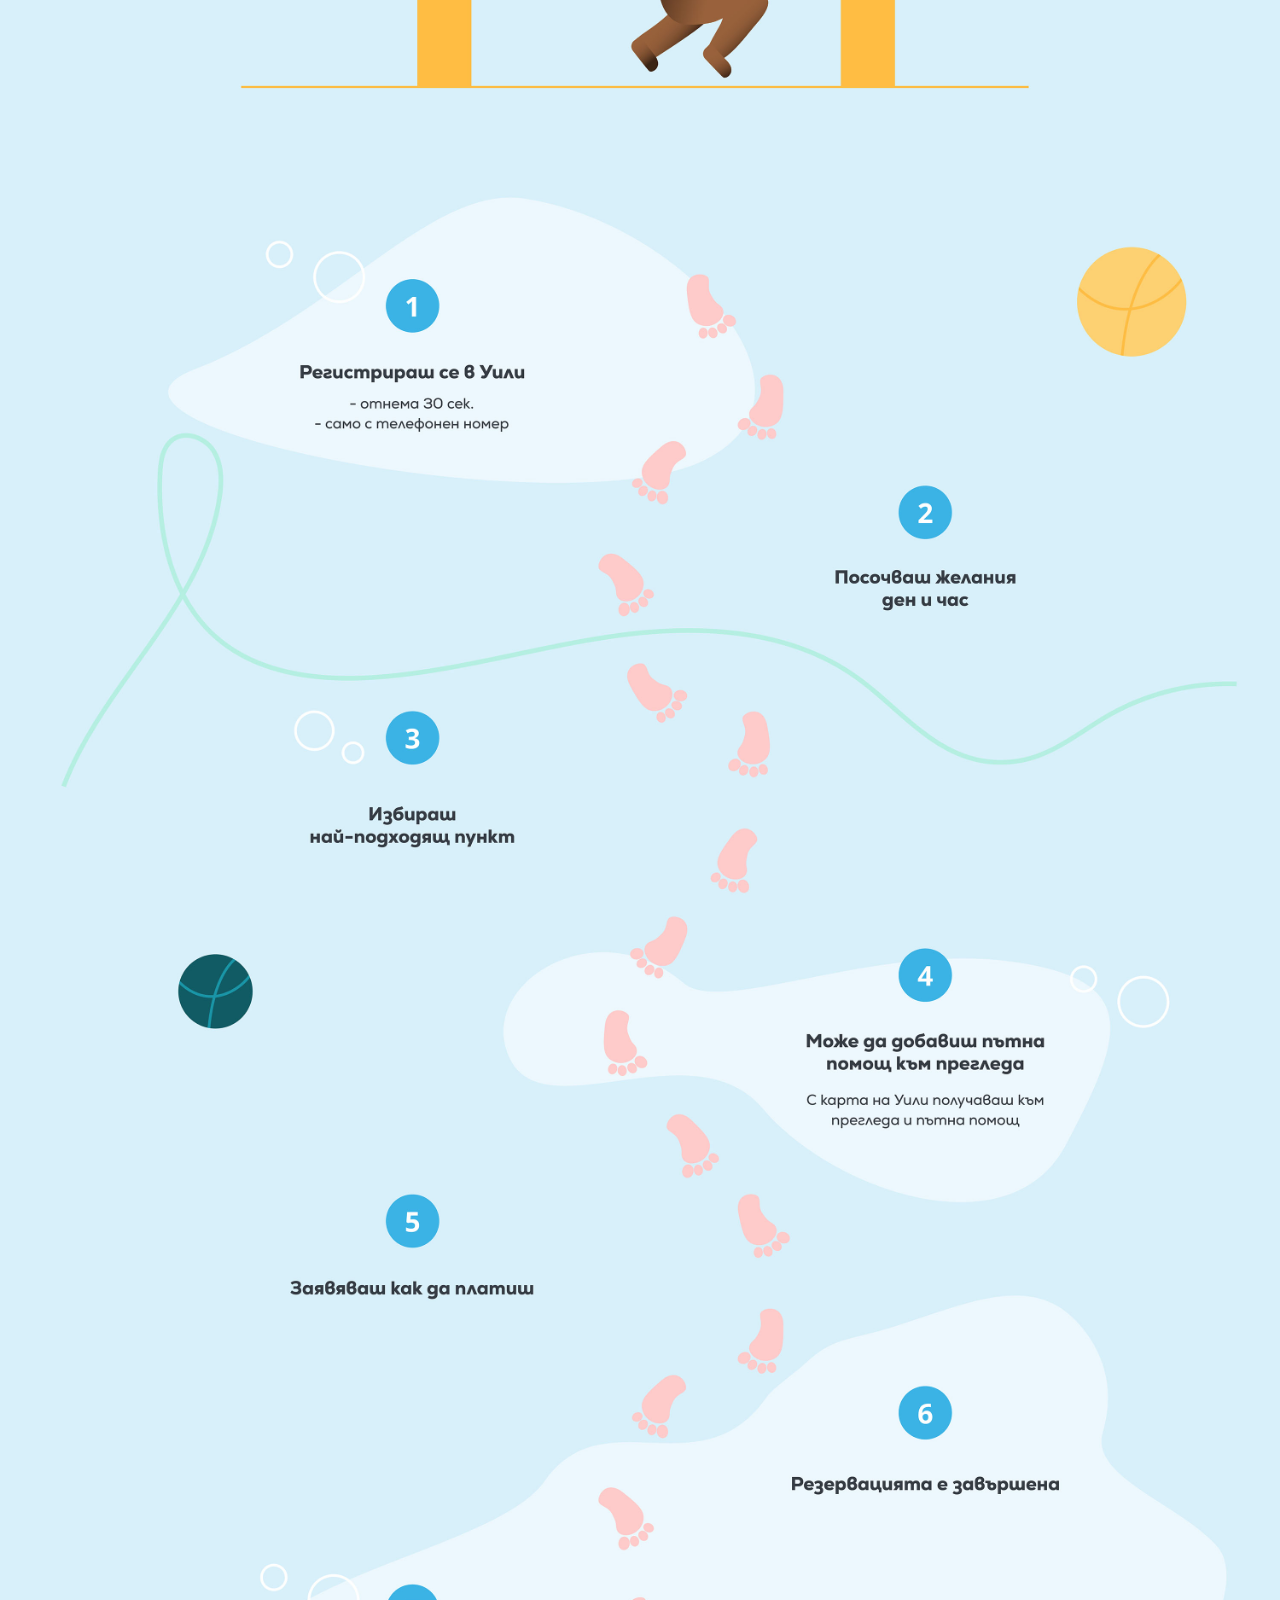
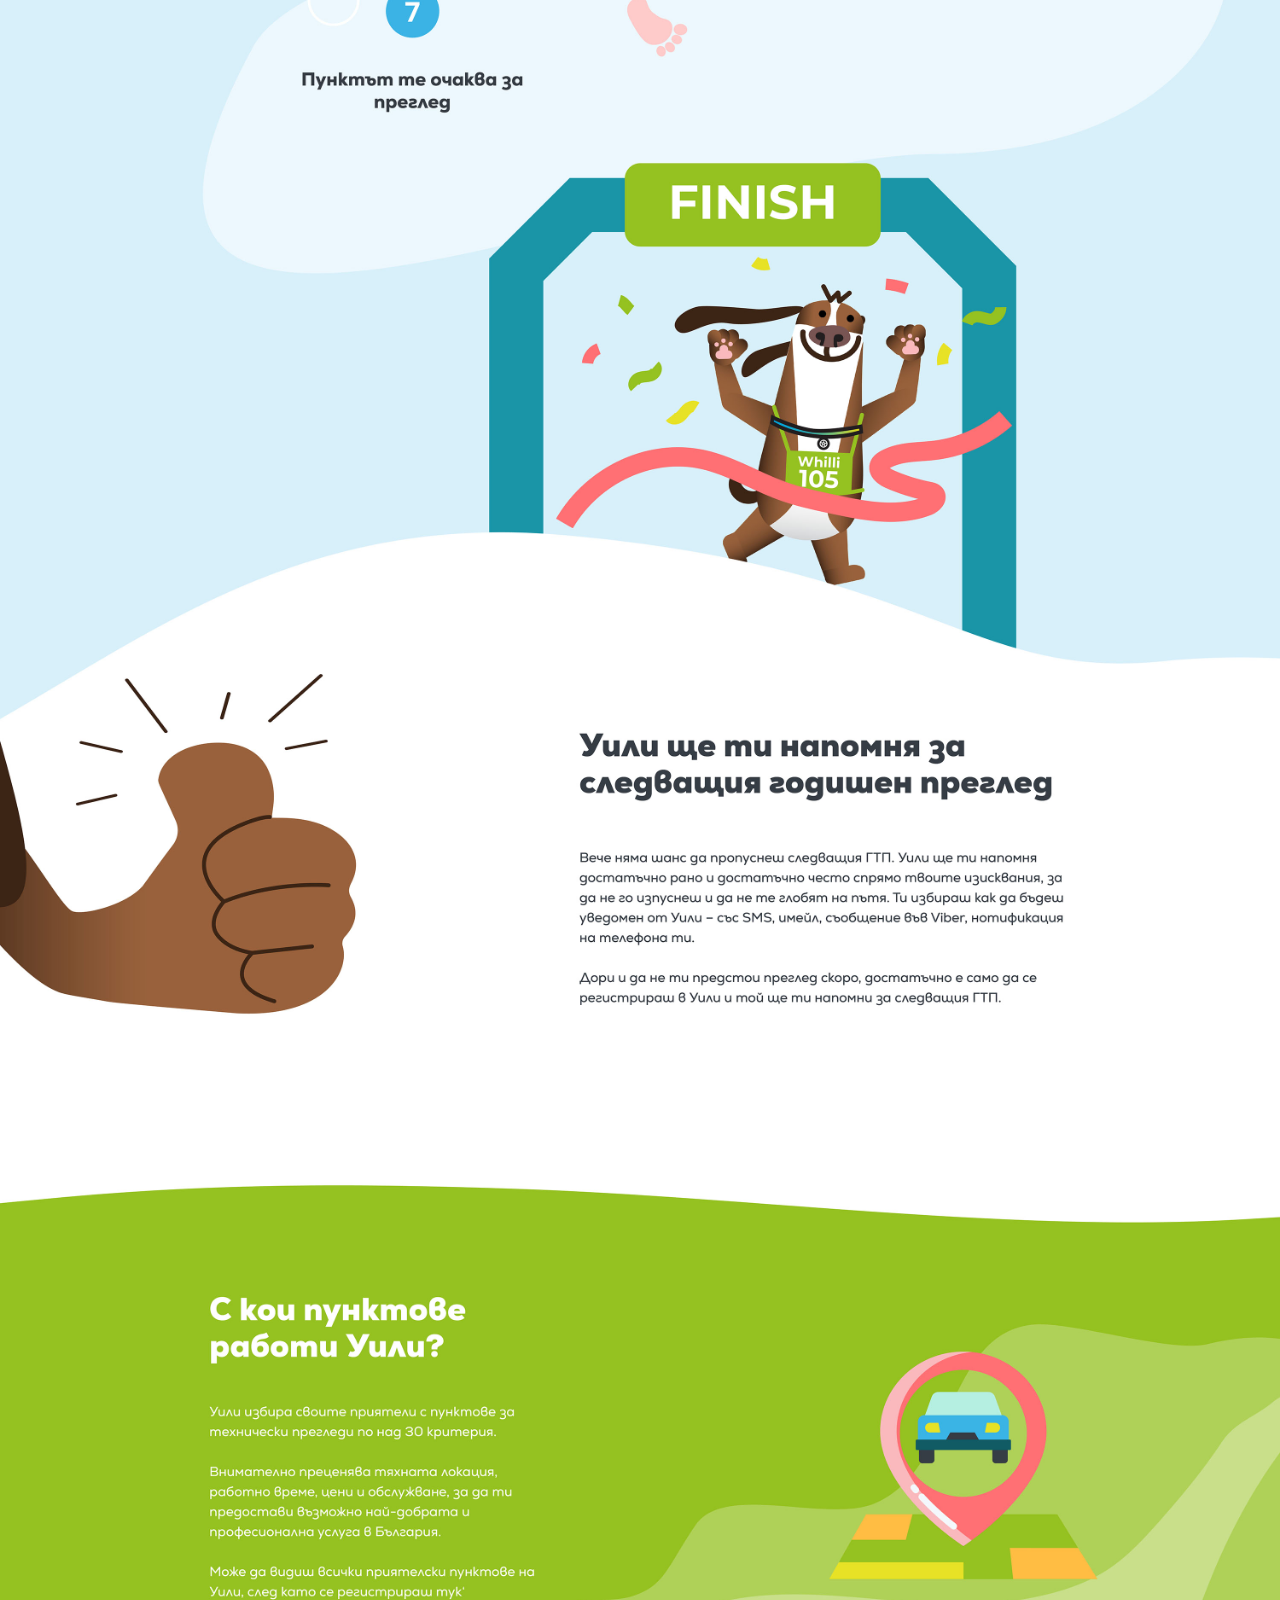
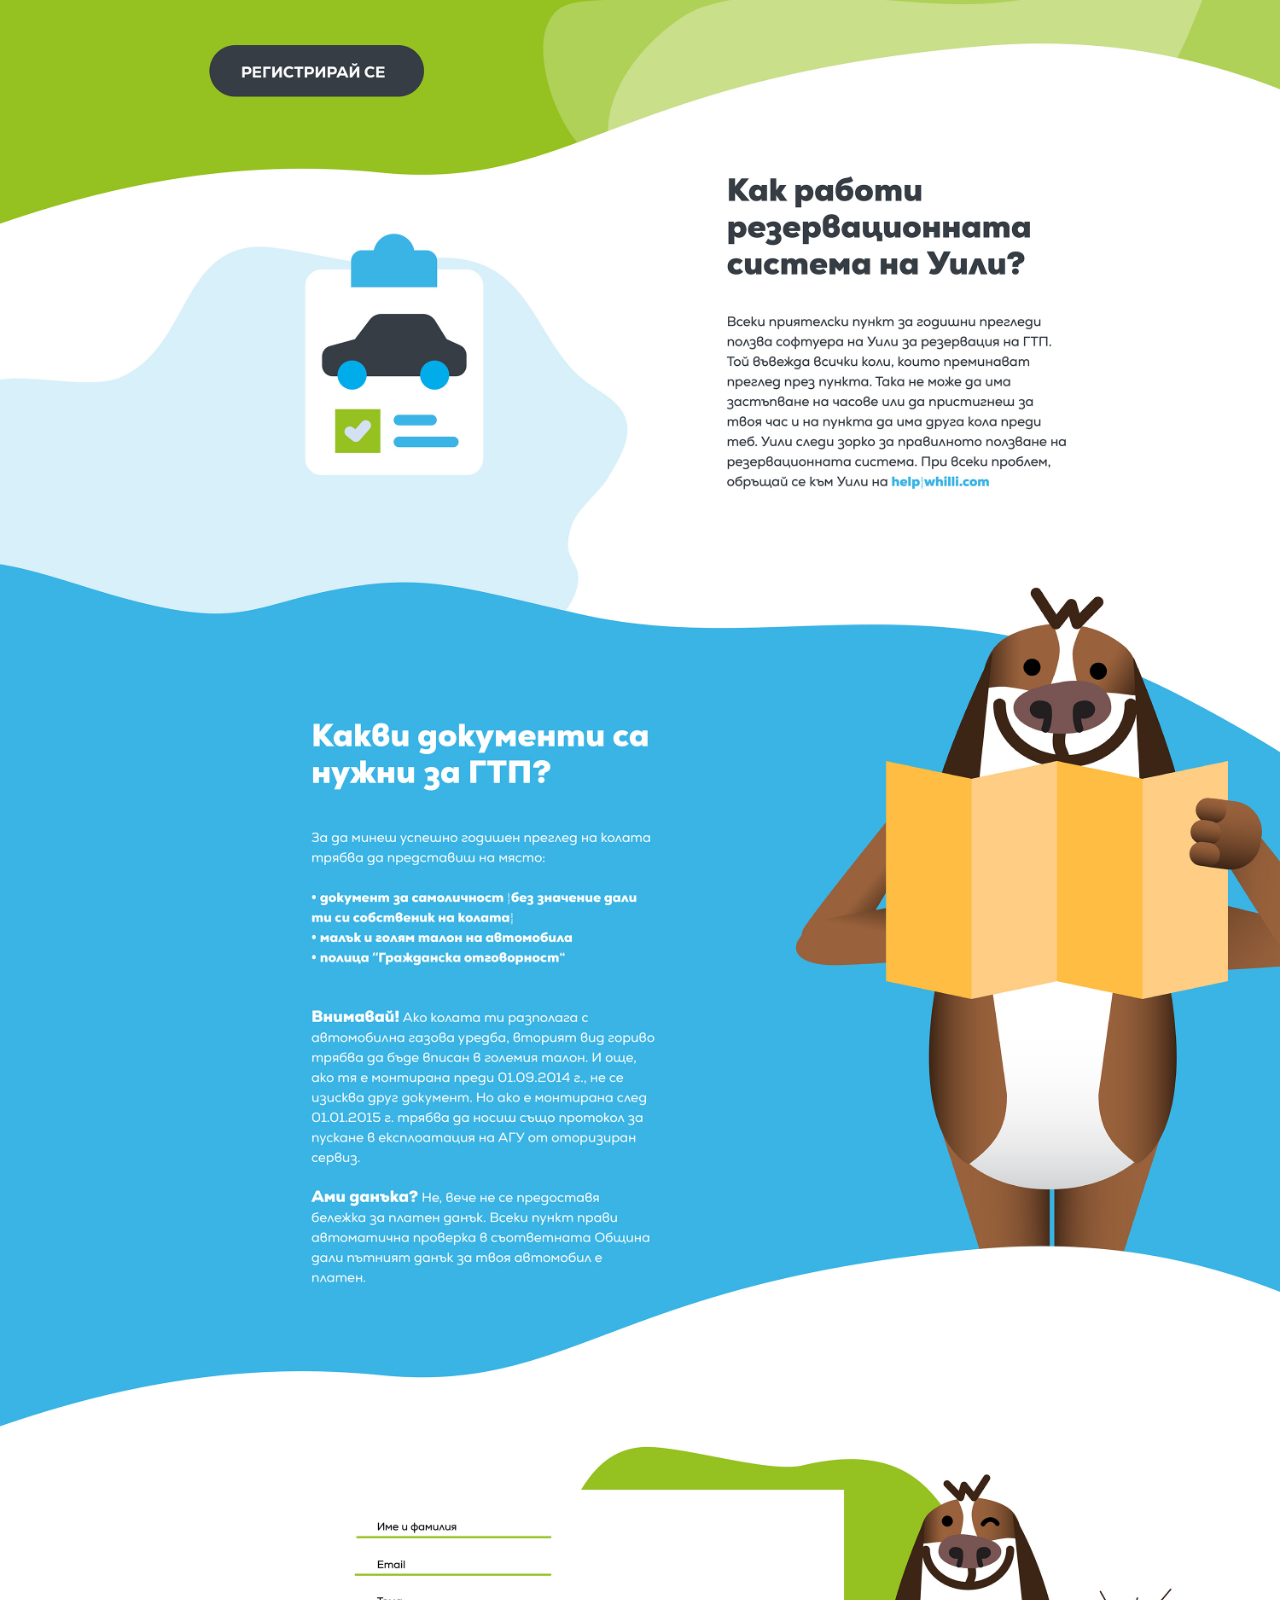
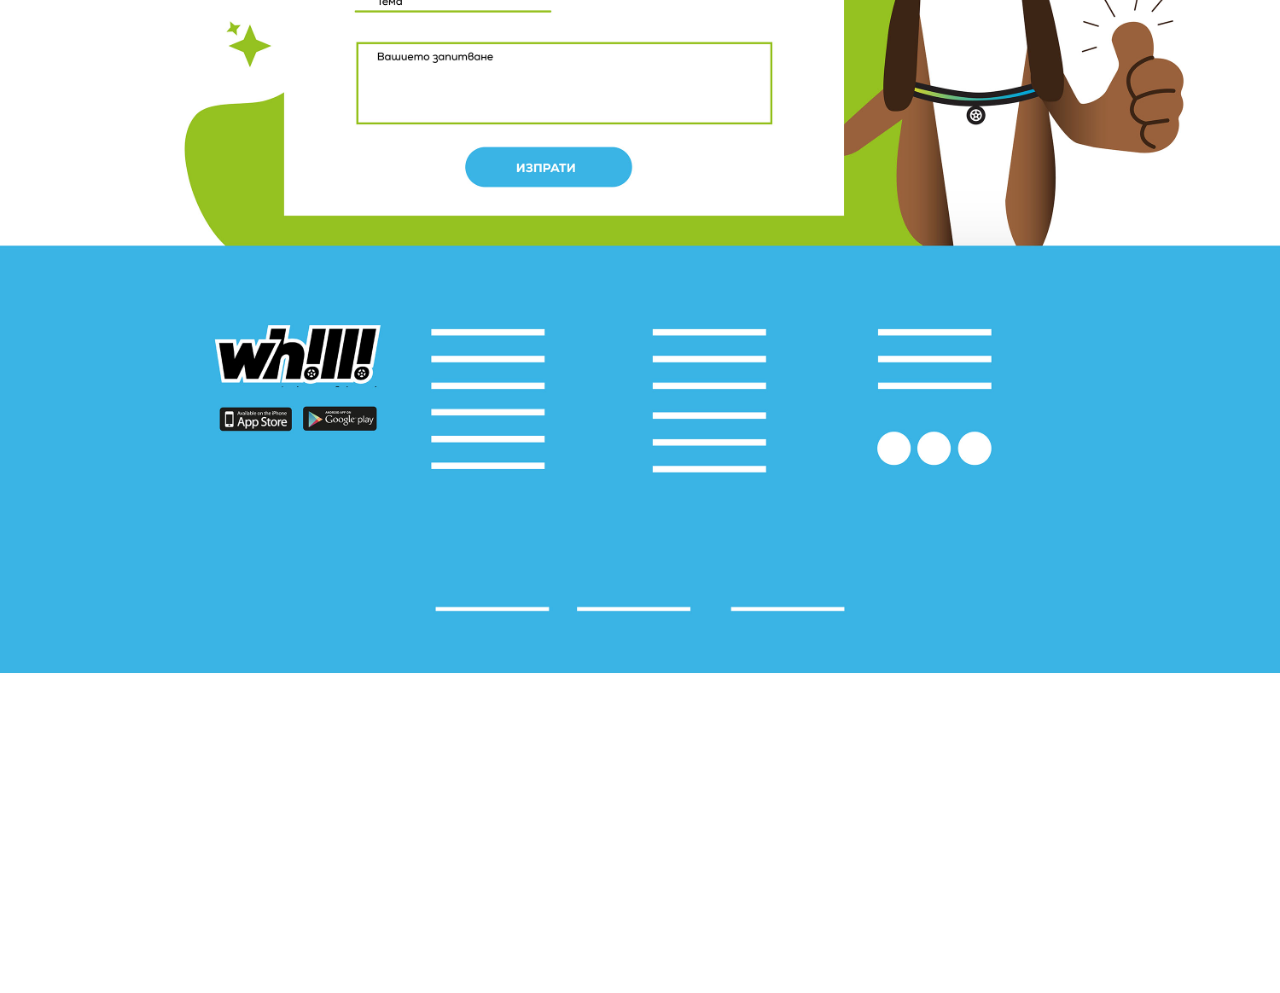
<file: gtp.html>
<!DOCTYPE html
    PUBLIC "-//W3C//DTD XHTML 1.0 Transitional//EN" "http://www.w3.org/TR/xhtml1/DTD/xhtml1-transitional.dtd">
<html>

<head>
    <meta charset="utf-8" />
    <title>Whilli GTP</title>
    <link rel="icon" href="favicon.ico" type="image/x-icon" />
    <link rel="stylesheet" type="text/css" href="css/reset.css" />
    <style type="text/css">
        /*---- FOR PRESENTATION ----*/
        body {
            background-color: #FFFFFF;
        }
        .stretch {
            position: relative;
            width: 100%;
            height: auto;
        }
        #desktop {
            display: block;
        }
        #mobile {
            display: none;
        }
        /* and (max-width: 600px) */
        @media only screen and (orientation: portrait) {
            #desktop {
                display: none;
            }
            #mobile {
                display: block;
            }
        }
    </style>
</head>

<body>
    <img id="desktop" class="stretch" src="img/gtp.jpg" />
    <img id="mobile" class="stretch" src="img/gtp_mobile.jpg" />
</body>

</html>
</file>
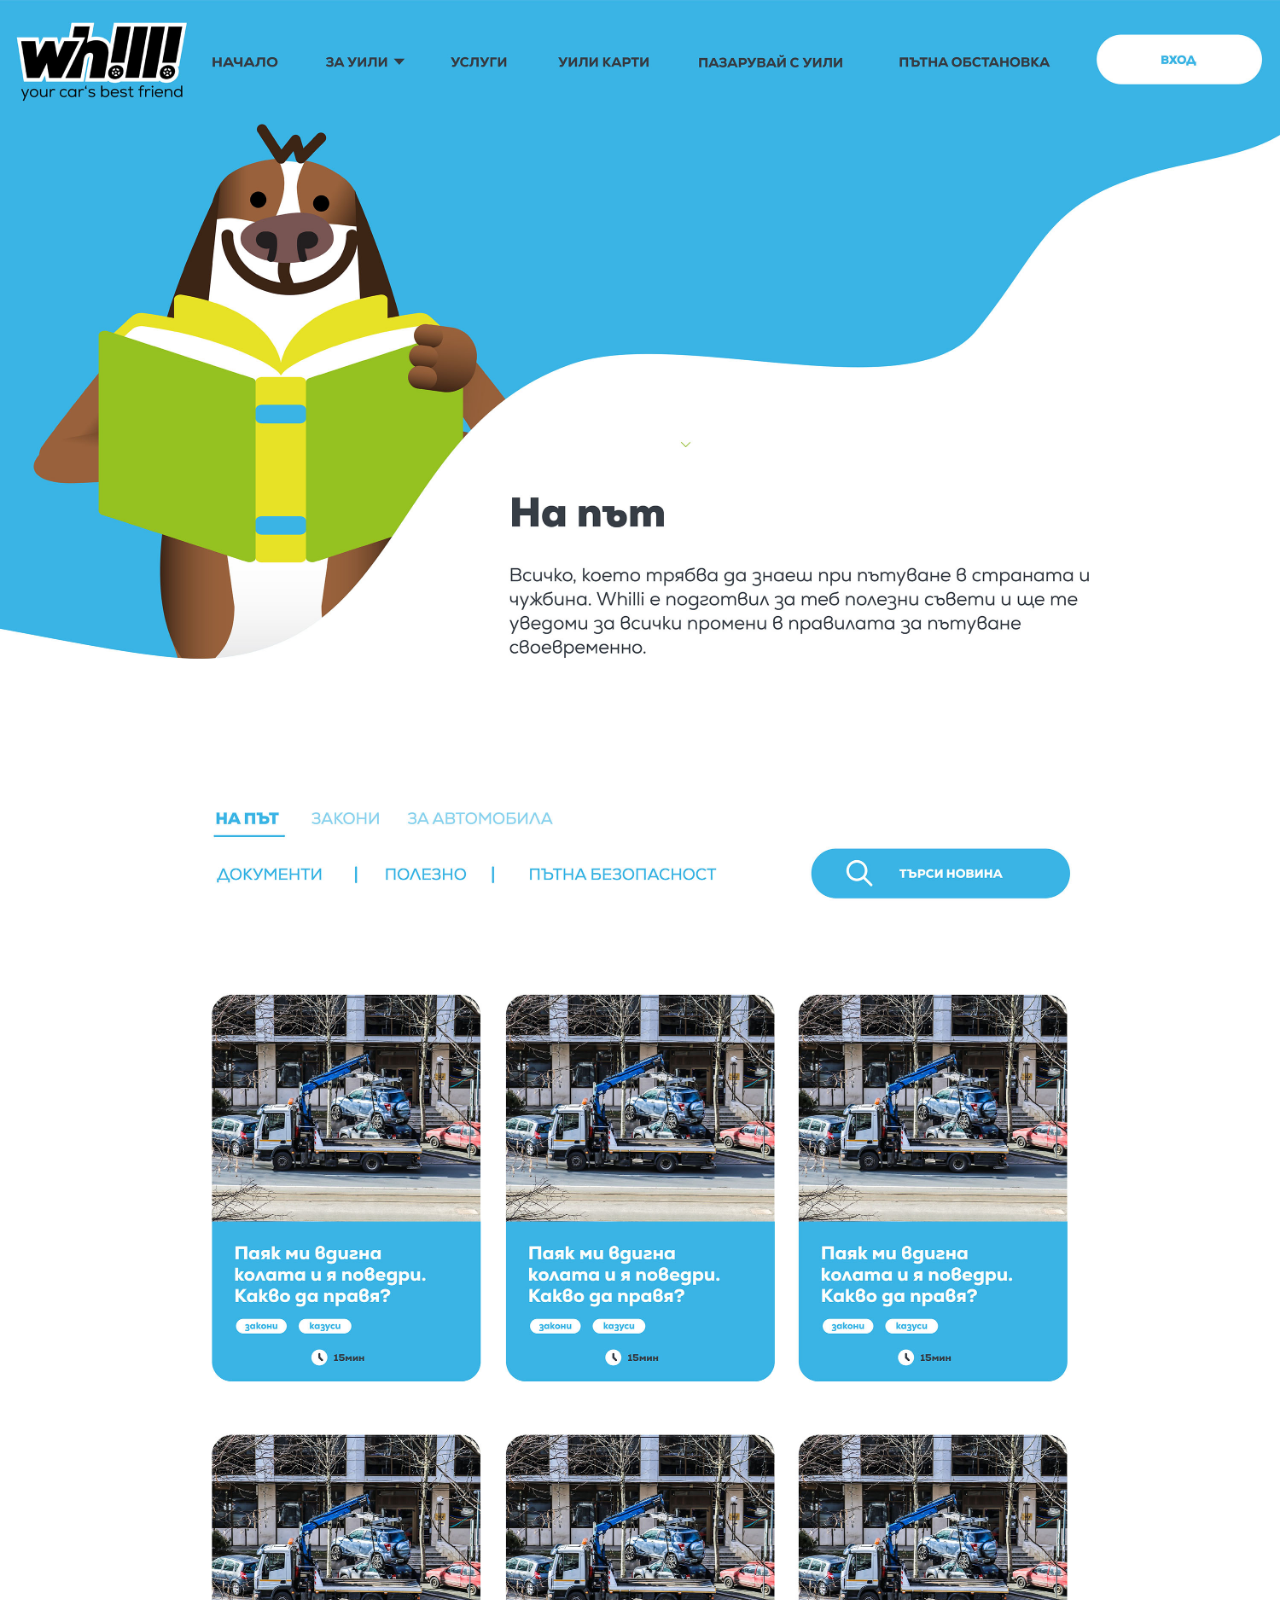
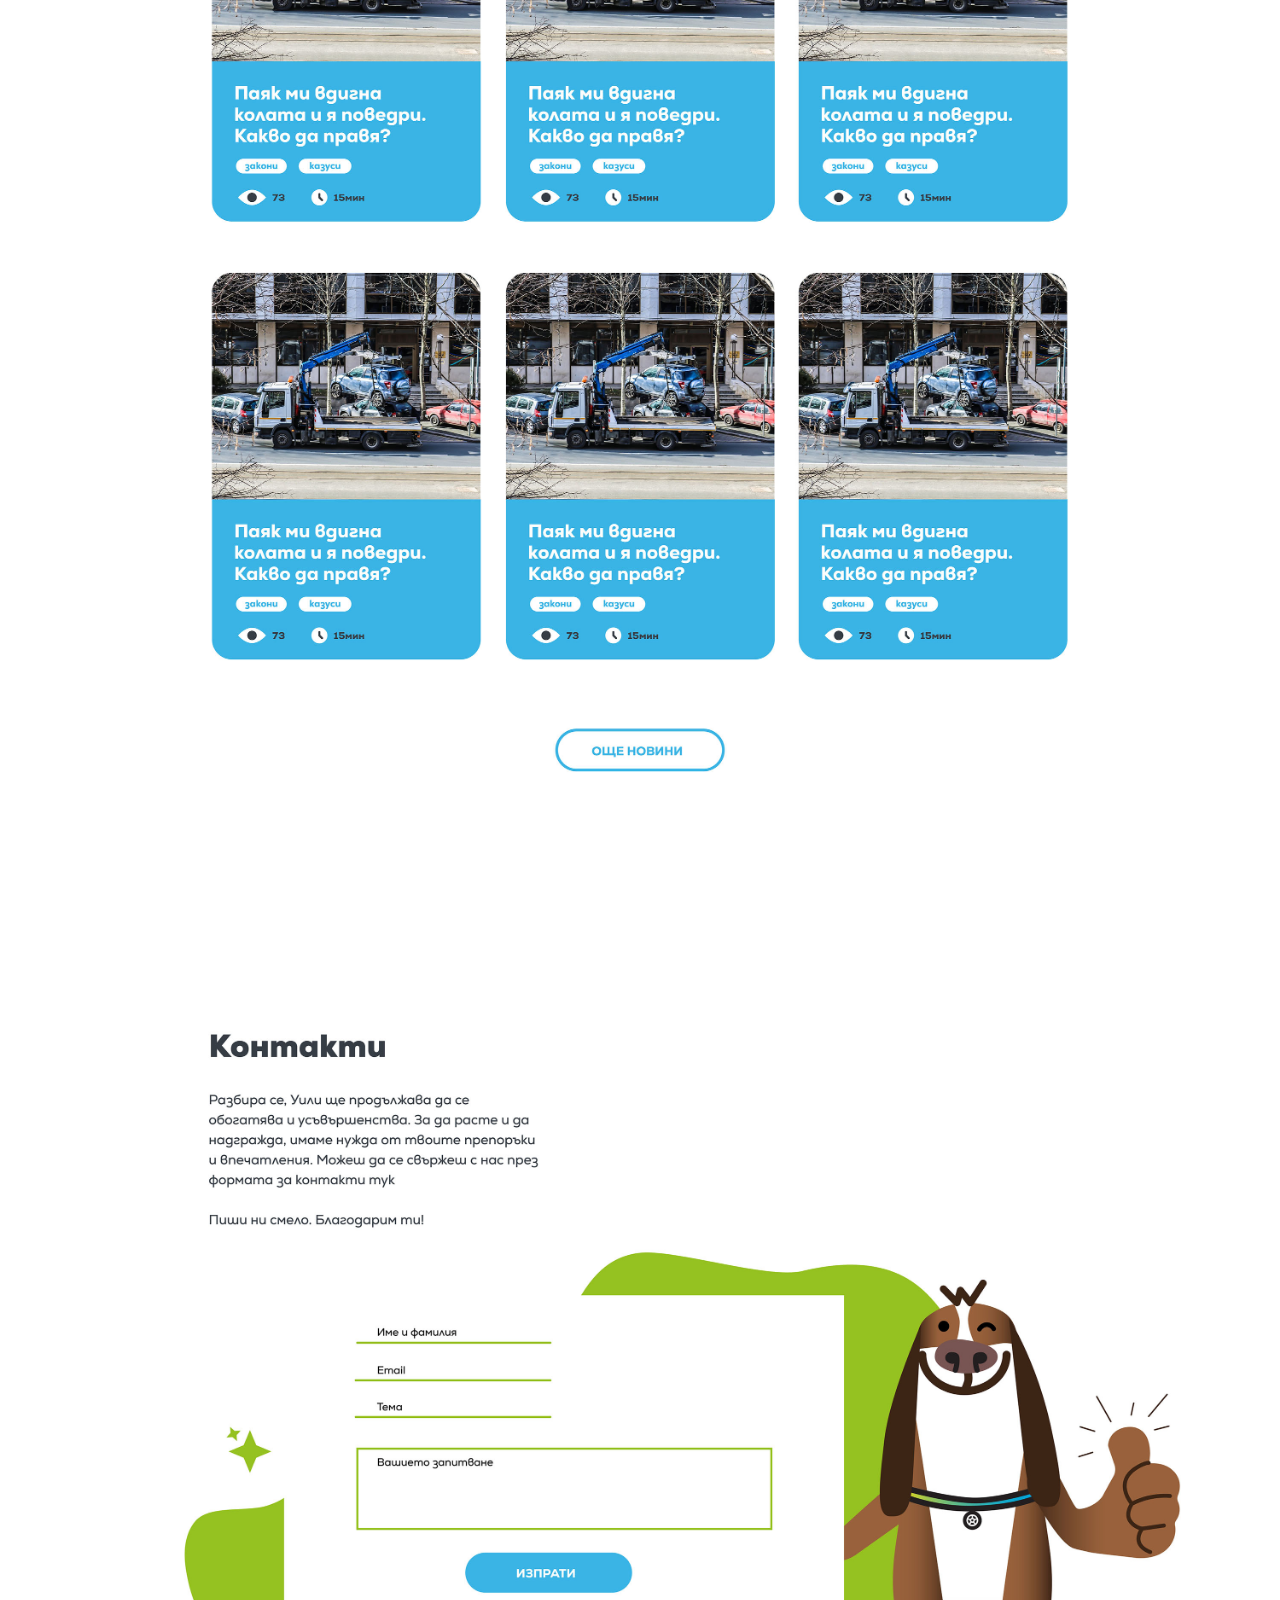
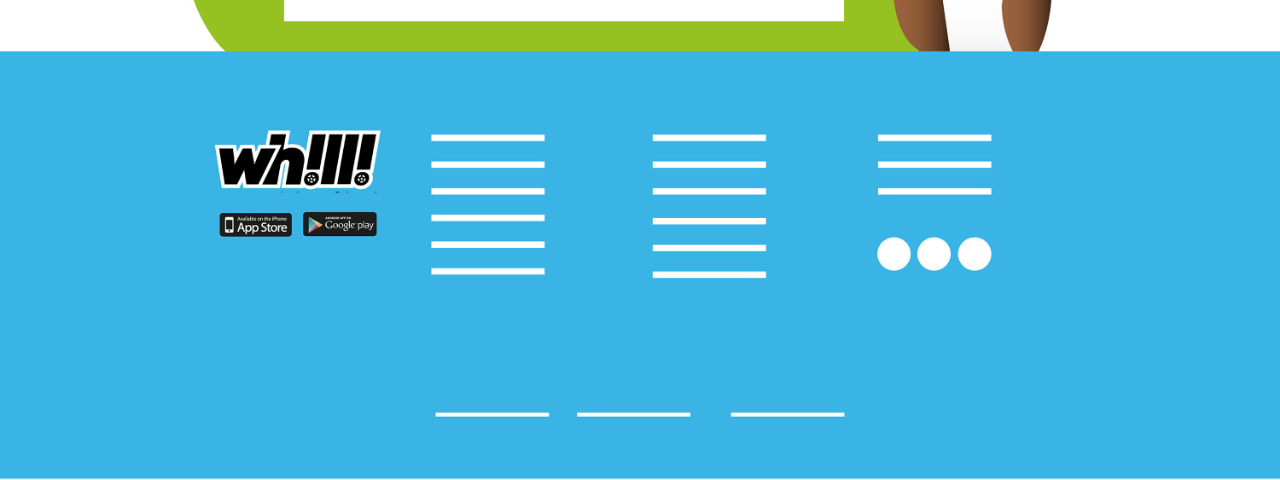
<file: news.html>
<!DOCTYPE html
    PUBLIC "-//W3C//DTD XHTML 1.0 Transitional//EN" "http://www.w3.org/TR/xhtml1/DTD/xhtml1-transitional.dtd">
<html>

<head>
    <meta charset="utf-8" />
    <title>Whilli News</title>
    <link rel="icon" href="favicon.ico" type="image/x-icon" />
    <link rel="stylesheet" type="text/css" href="css/reset.css" />
    <style type="text/css">
        /*---- FOR PRESENTATION ----*/
        body {
            background-color: #FFFFFF;
        }
        .stretch {
            position: relative;
            width: 100%;
            height: auto;
        }
        #desktop {
            display: block;
        }
        #mobile {
            display: none;
        }
        /* and (max-width: 600px) */
        @media only screen and (orientation: portrait) {
            #desktop {
                display: none;
            }
            #mobile {
                display: block;
            }
        }
    </style>
</head>

<body>
    <img id="desktop" class="stretch" src="img/news.jpg" />
    <img id="mobile" class="stretch" src="img/news_mobile.jpg" />
</body>

</html>
</file>
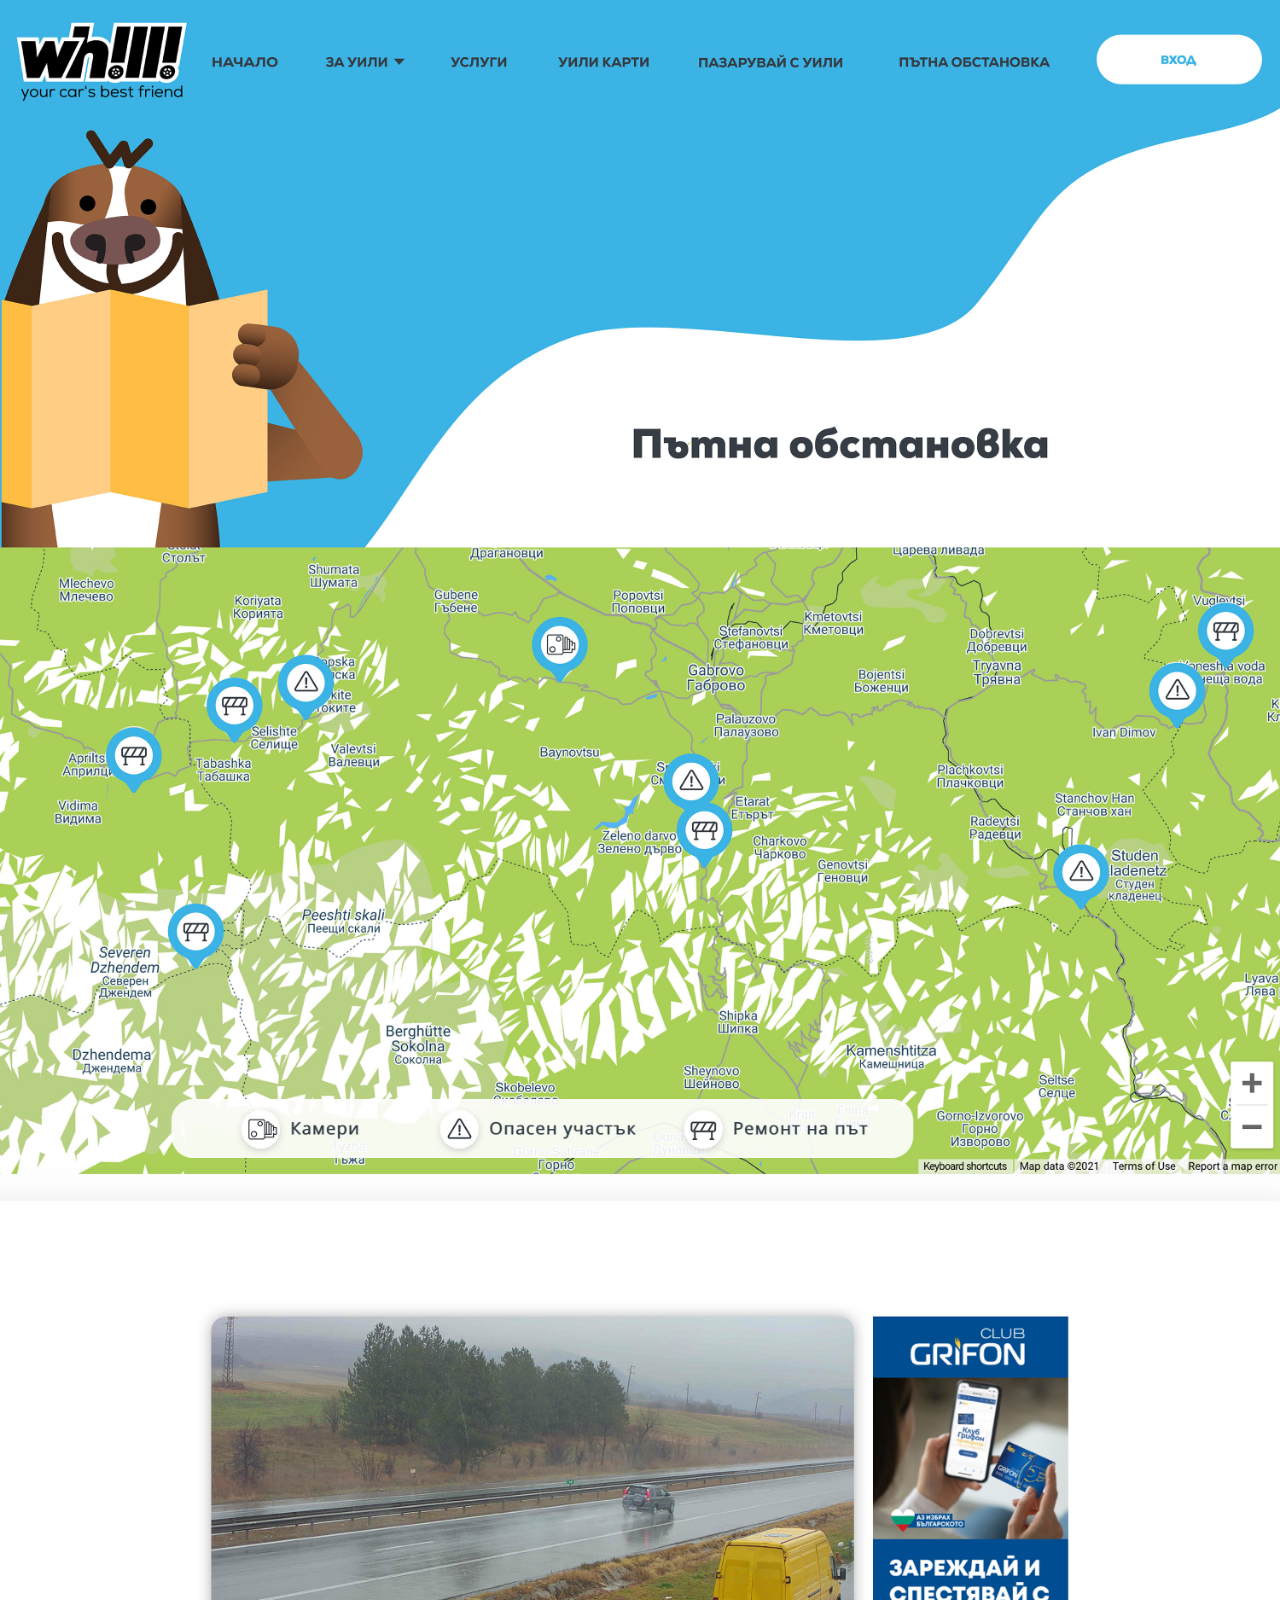
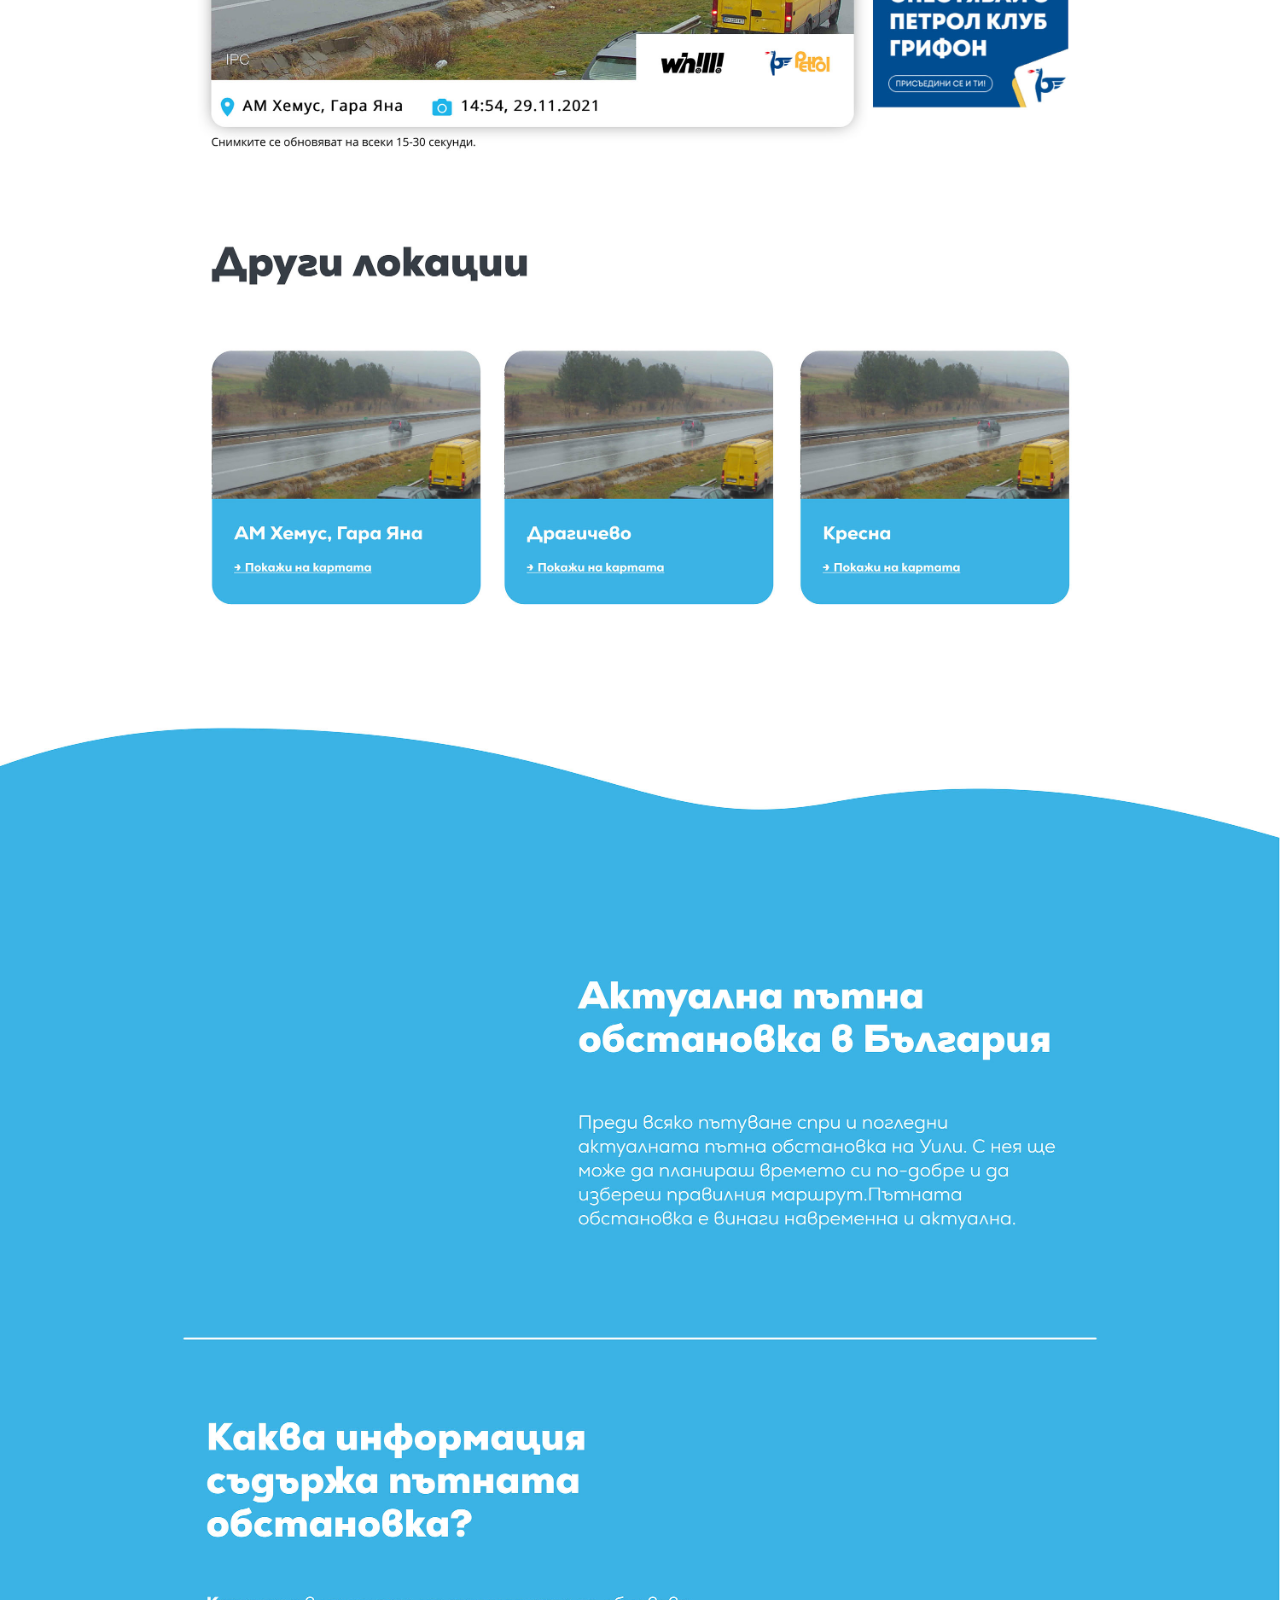
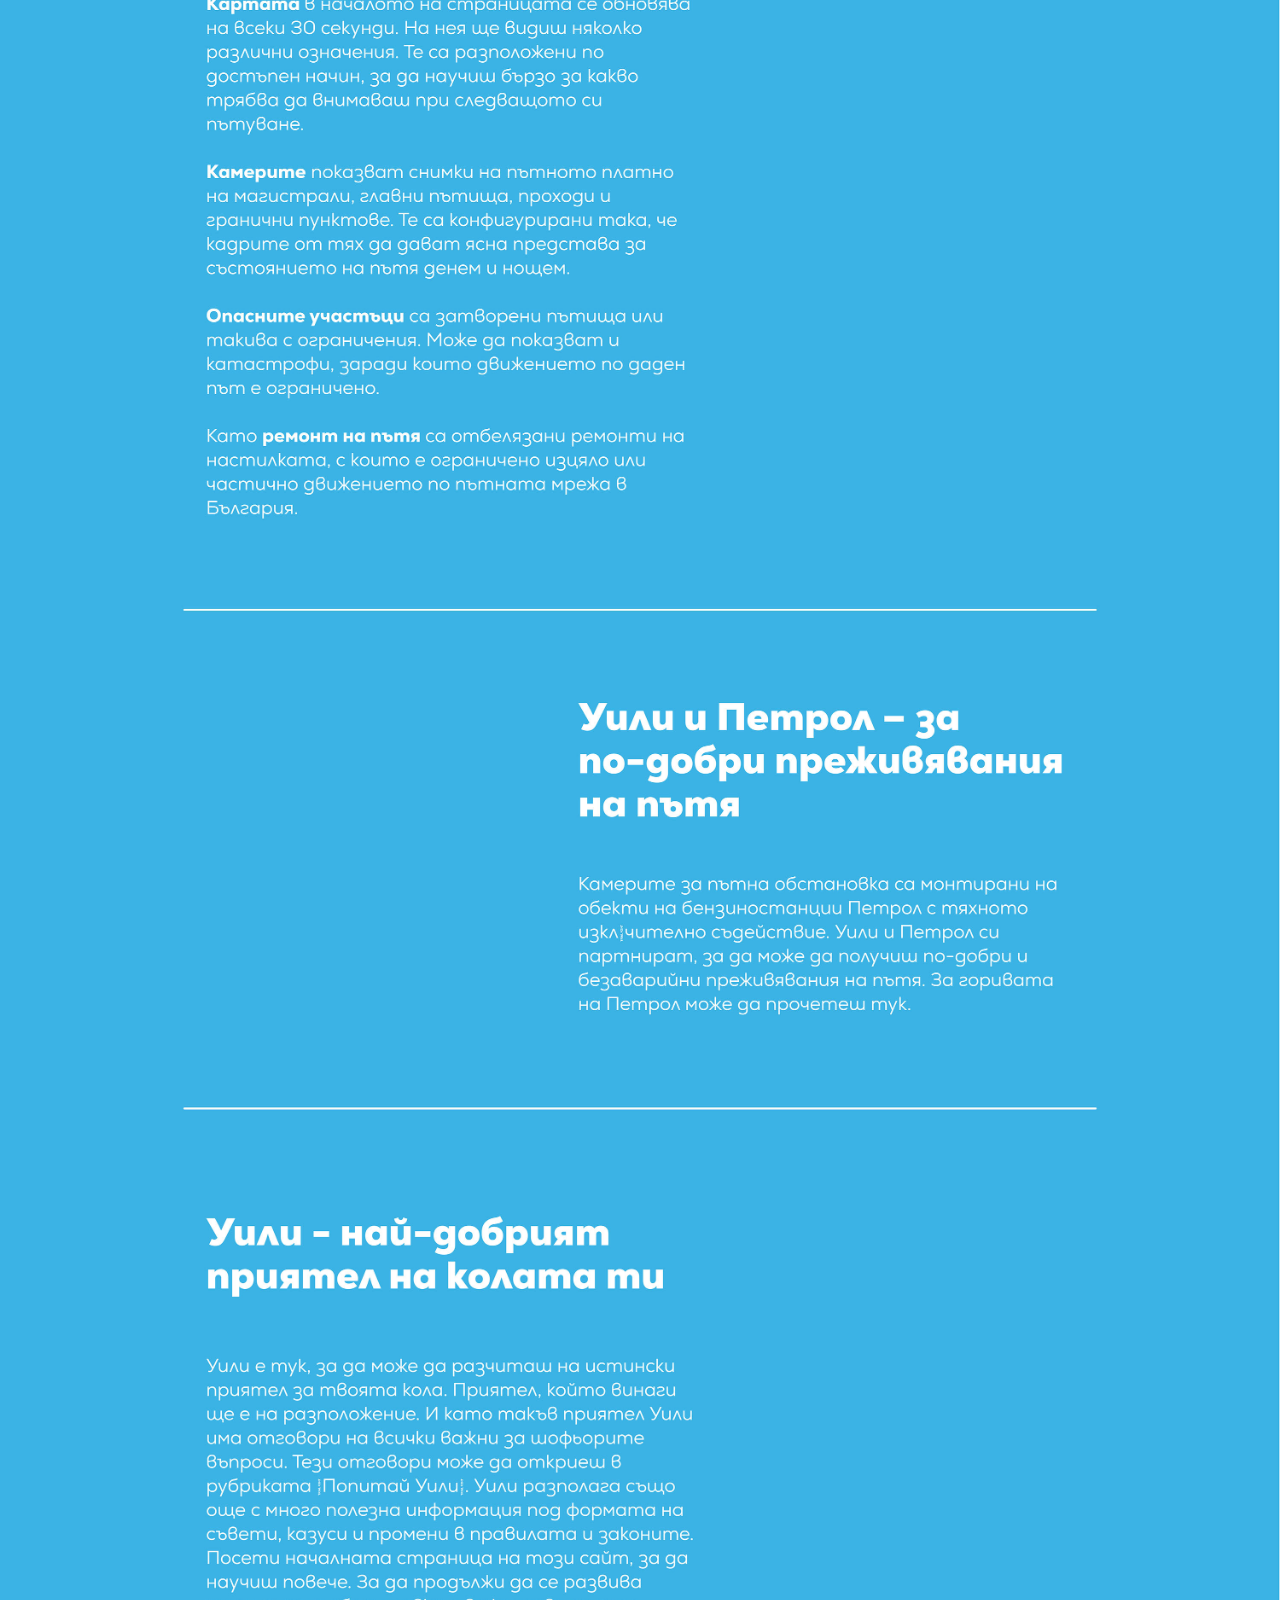
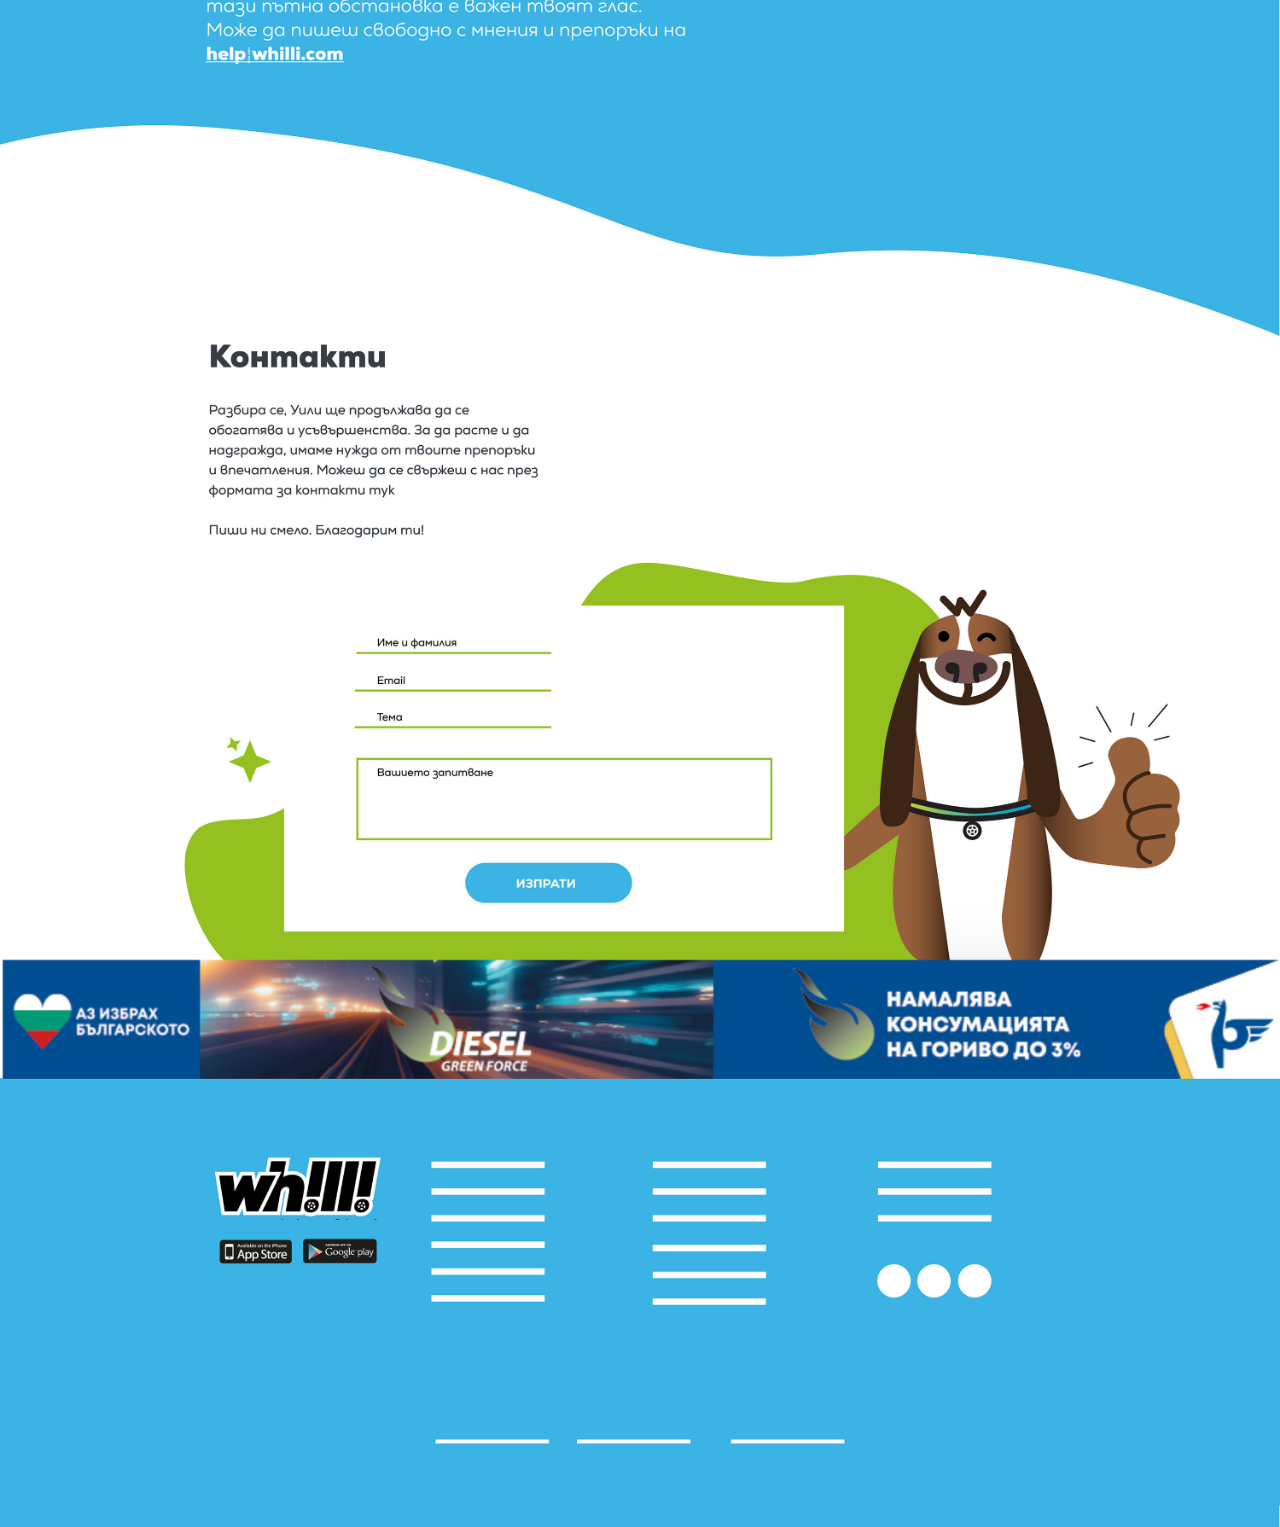
<file: road_conditions.html>
<!DOCTYPE html
    PUBLIC "-//W3C//DTD XHTML 1.0 Transitional//EN" "http://www.w3.org/TR/xhtml1/DTD/xhtml1-transitional.dtd">
<html>

<head>
    <meta charset="utf-8" />
    <title>Whilli Road Conditions</title>
    <link rel="icon" href="favicon.ico" type="image/x-icon" />
    <link rel="stylesheet" type="text/css" href="css/reset.css" />
    <style type="text/css">
        /*---- FOR PRESENTATION ----*/
        body {
            background-color: #FFFFFF;
        }
        .stretch {
            position: relative;
            width: 100%;
            height: auto;
        }
        #desktop {
            display: block;
        }
        #mobile {
            display: none;
        }
        /* and (max-width: 600px) */
        @media only screen and (orientation: portrait) {
            #desktop {
                display: none;
            }
            #mobile {
                display: block;
            }
        }
    </style>
</head>

<body>
    <img id="desktop" class="stretch" src="img/road_conditions.jpg" />
    <img id="mobile" class="stretch" src="img/road_conditions_mobile.jpg" />
</body>

</html>
</file>
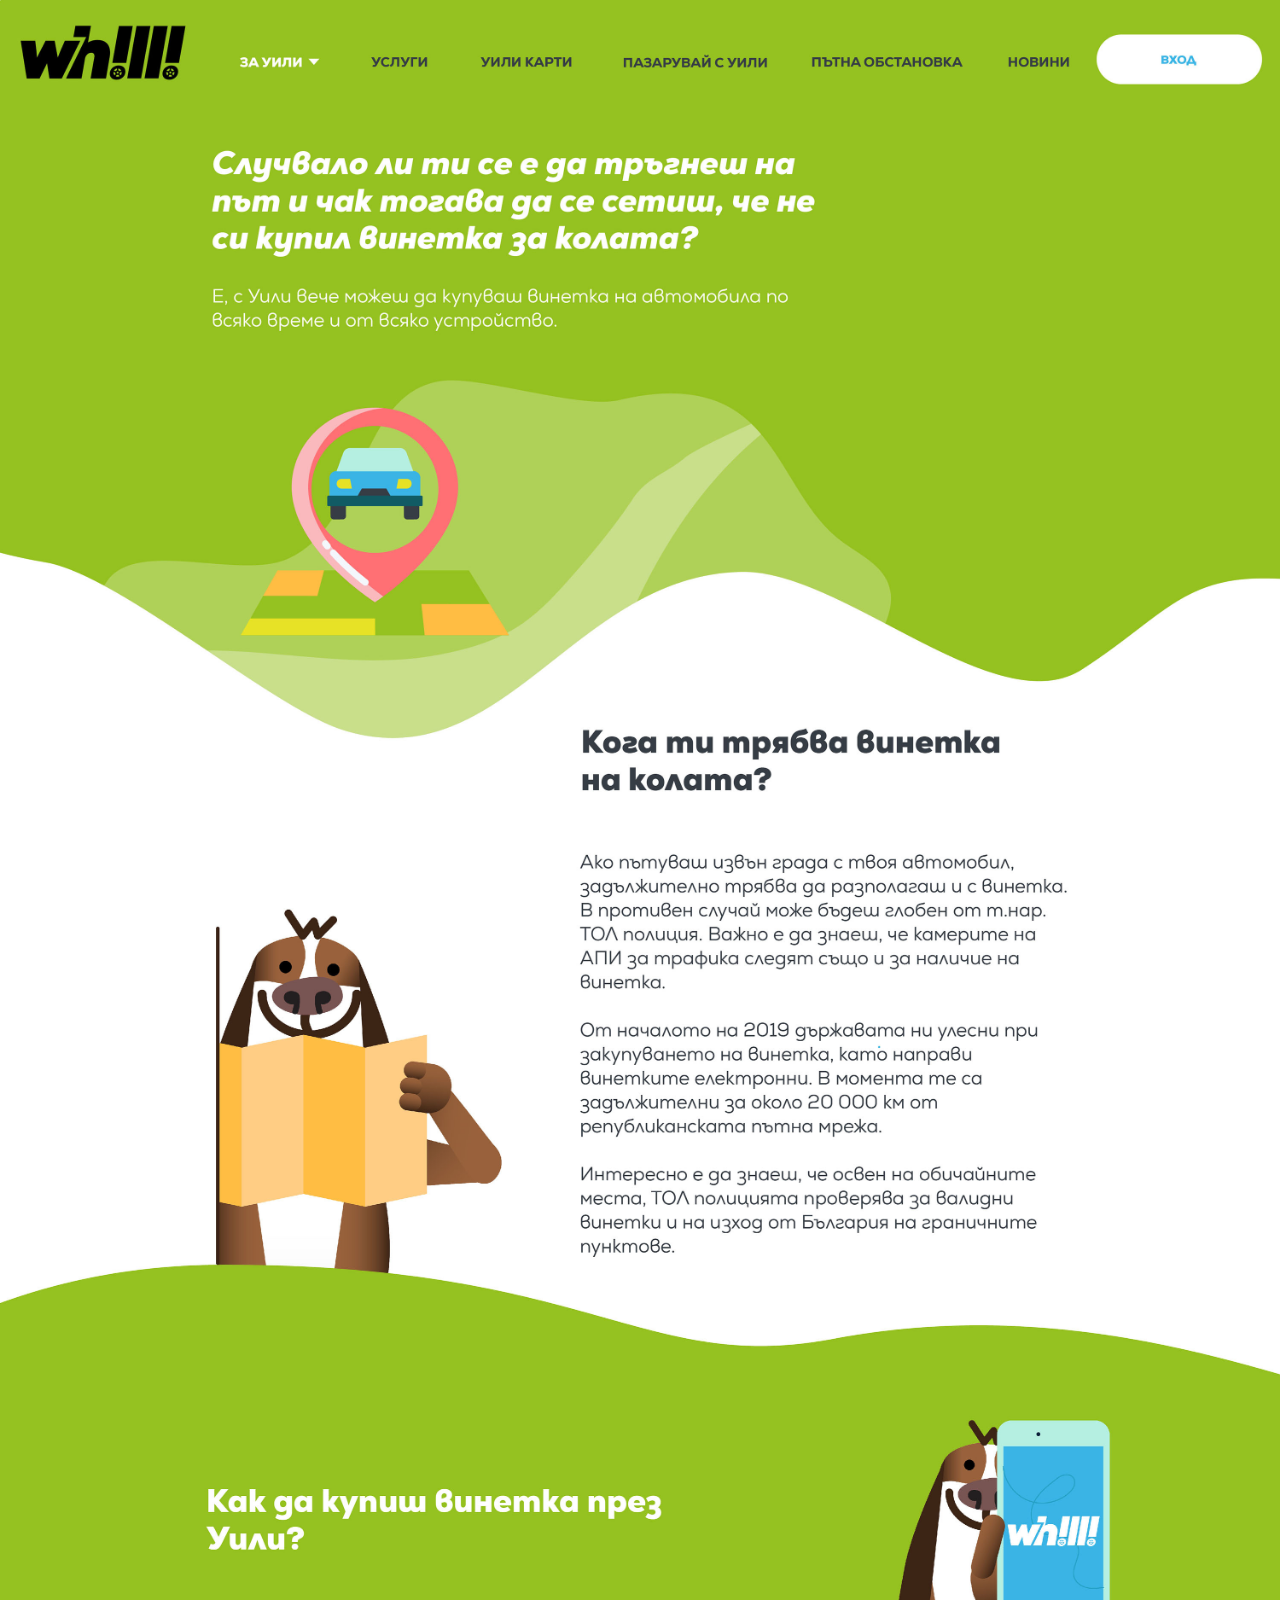
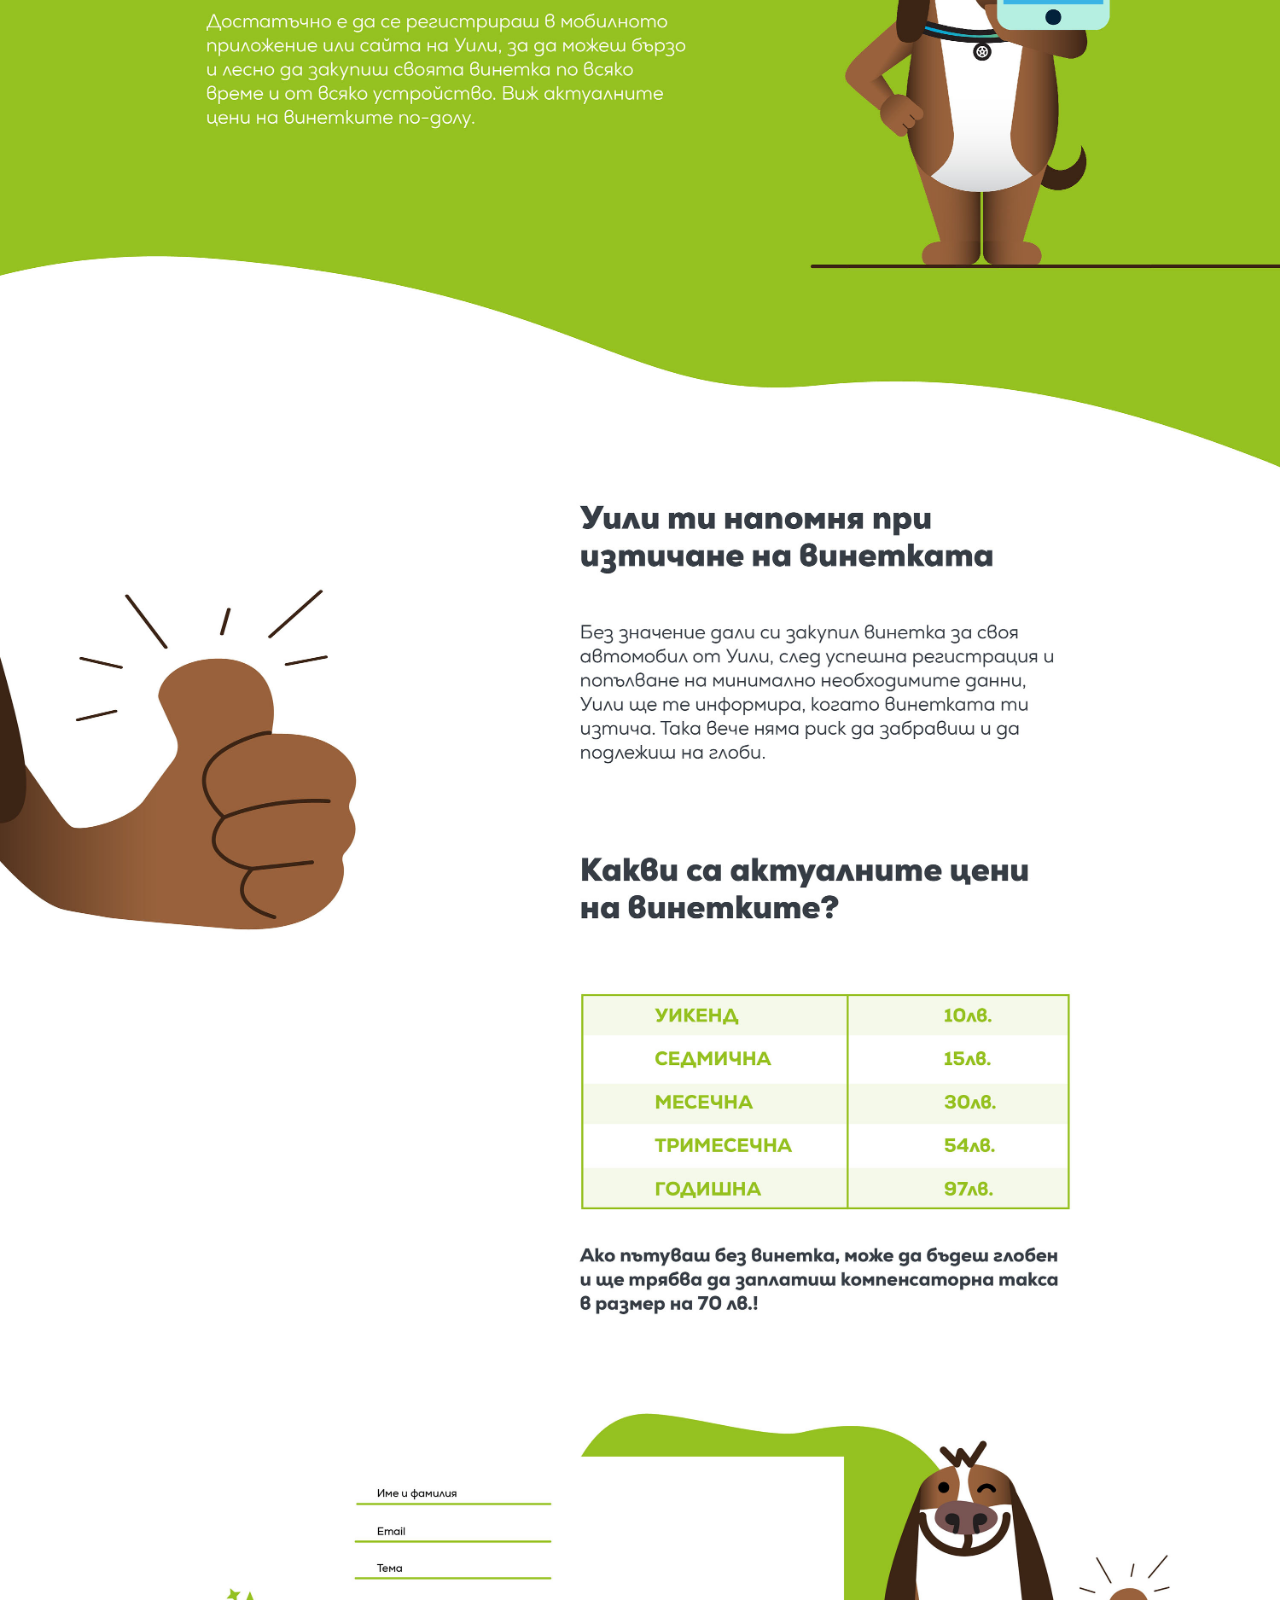
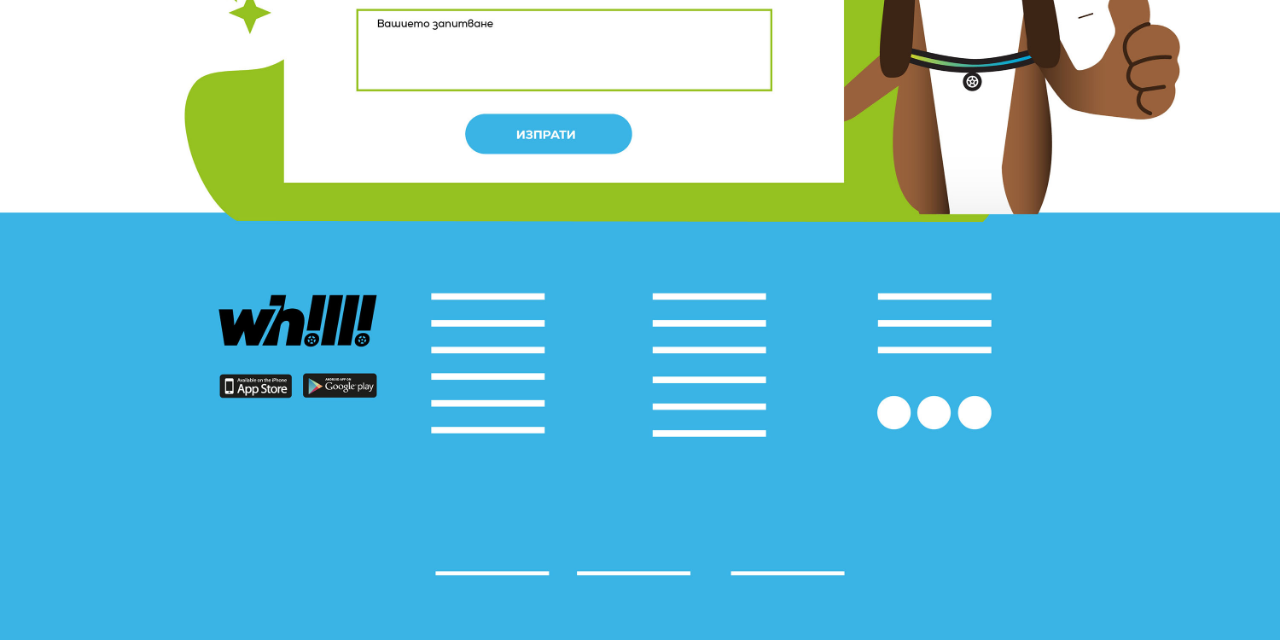
<file: vinetka.html>
<!DOCTYPE html
    PUBLIC "-//W3C//DTD XHTML 1.0 Transitional//EN" "http://www.w3.org/TR/xhtml1/DTD/xhtml1-transitional.dtd">
<html>

<head>
    <meta charset="utf-8" />
    <title>Whilli Vinetka</title>
    <link rel="icon" href="favicon.ico" type="image/x-icon" />
    <link rel="stylesheet" type="text/css" href="css/reset.css" />
    <style type="text/css">
        /*---- FOR PRESENTATION ----*/
        body {
            background-color: #FFFFFF;
        }
        .stretch {
            position: relative;
            width: 100%;
            height: auto;
        }
        #desktop {
            display: block;
        }
        #mobile {
            display: none;
        }
        /* and (max-width: 600px) */
        @media only screen and (orientation: portrait) {
            #desktop {
                display: none;
            }
            #mobile {
                display: block;
            }
        }
    </style>
</head>

<body>
    <img id="desktop" class="stretch" src="img/vinetka.jpg" />
    <img id="mobile" class="stretch" src="img/vinetka_mobile.jpg" />
</body>

</html>
</file>
